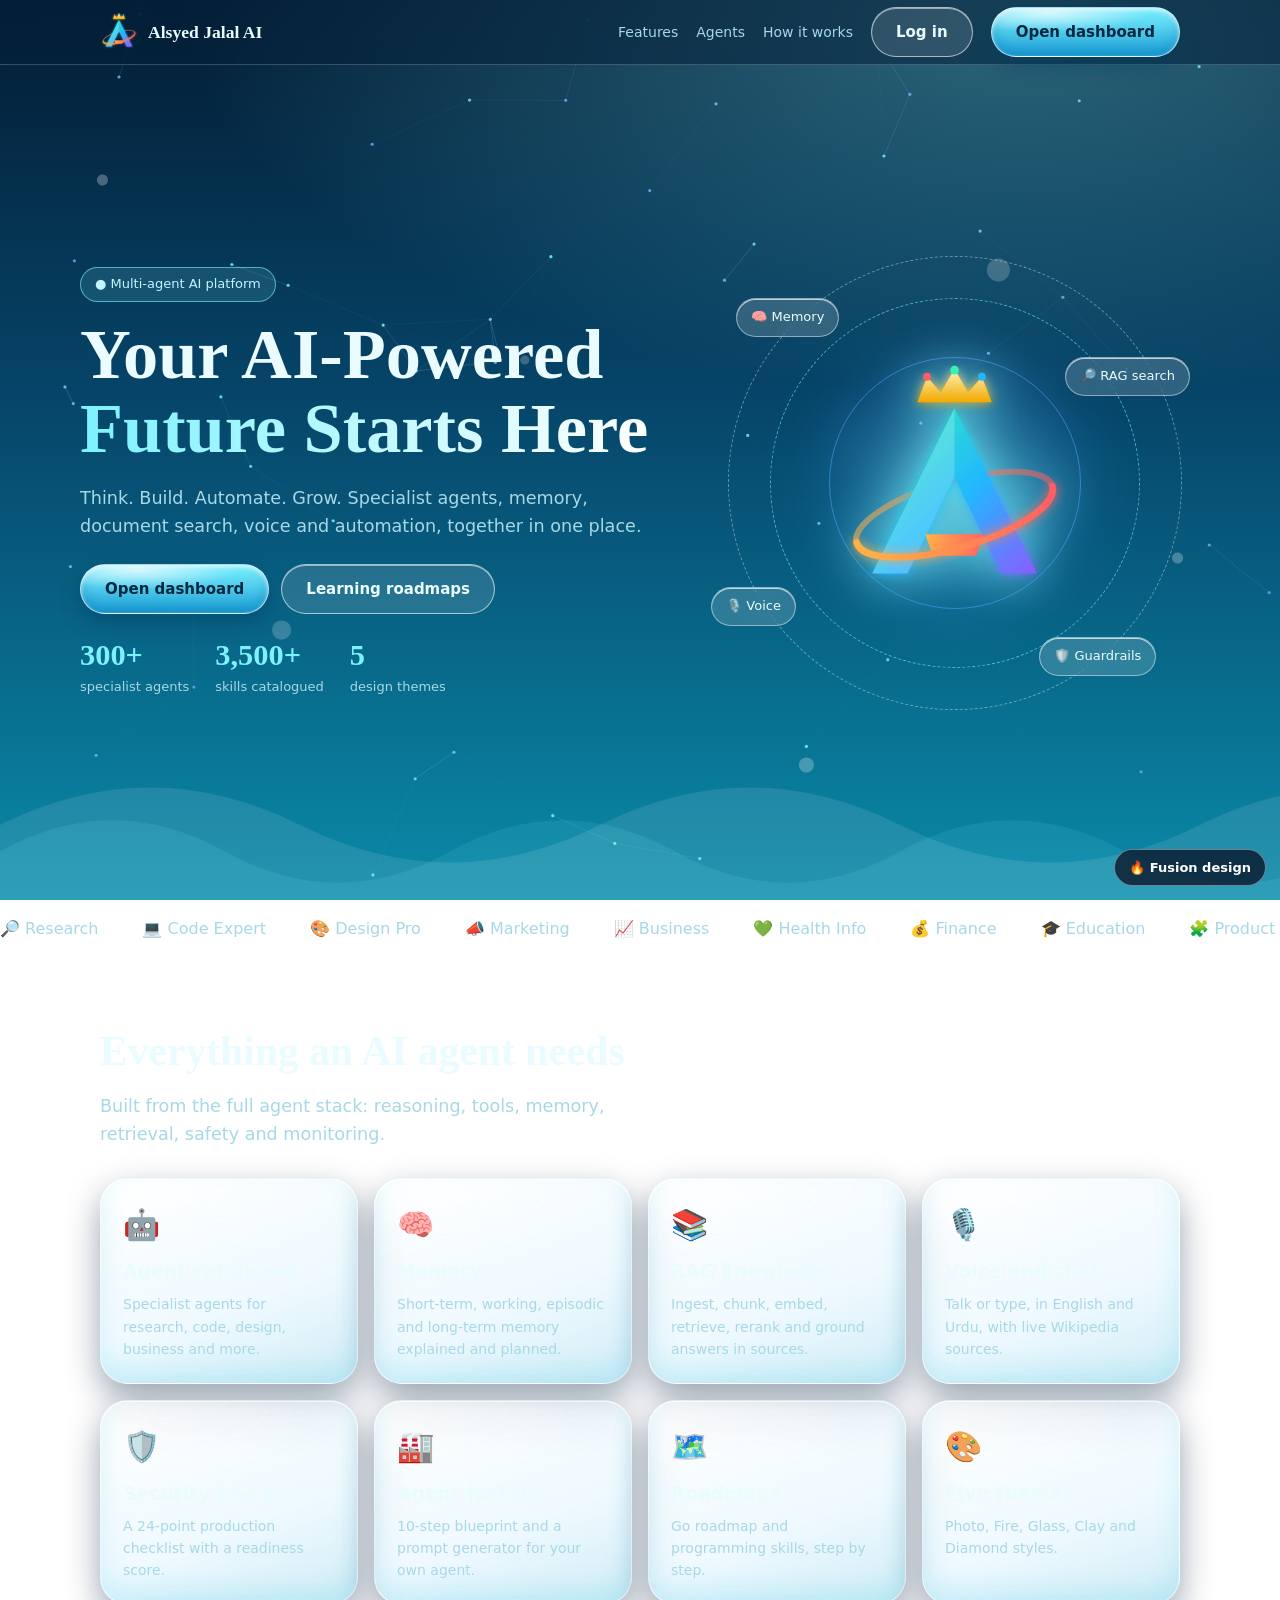
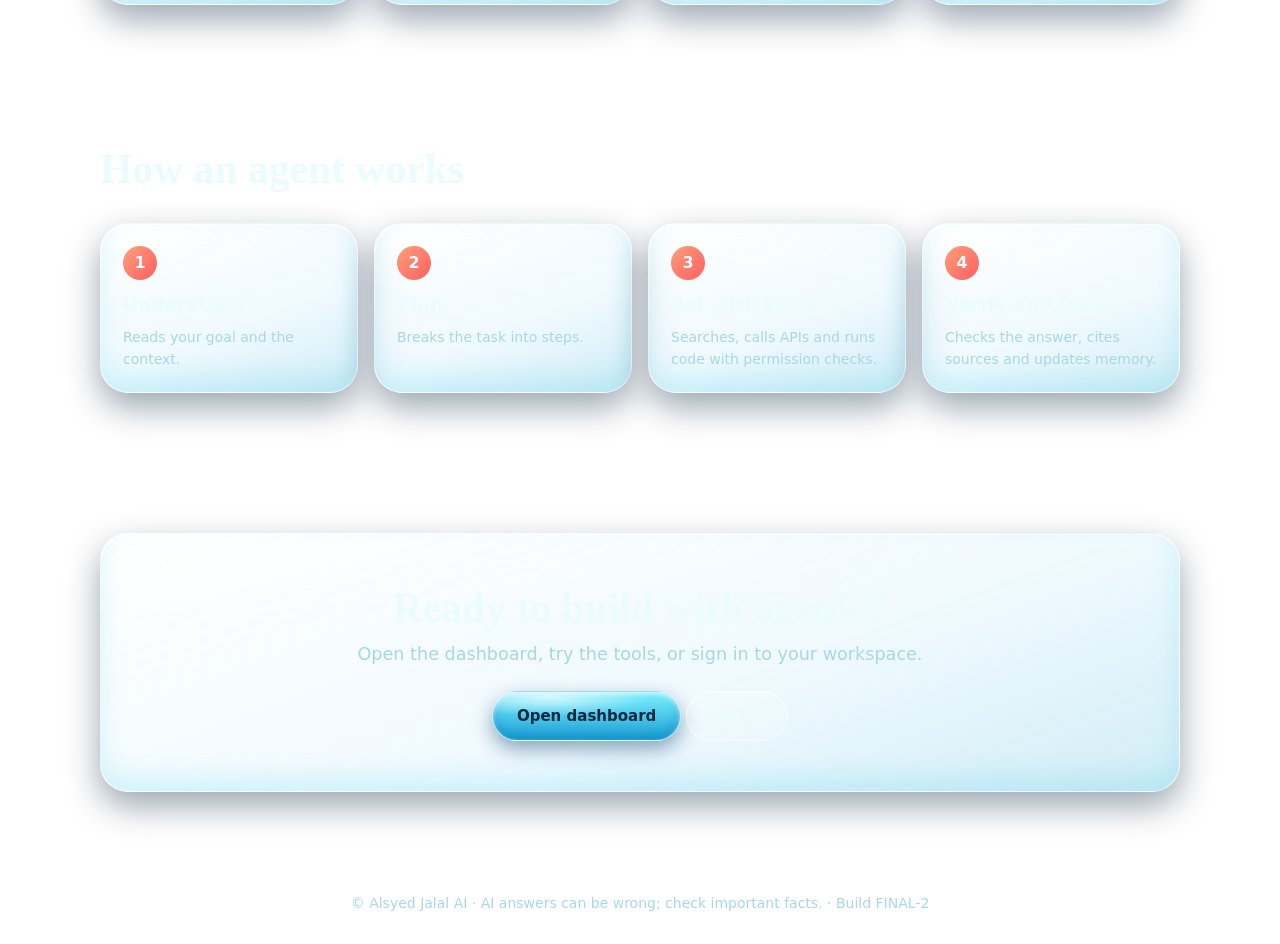
<file: index.html>
<!DOCTYPE html>
<html lang="en"><head><meta charset="utf-8"><meta name="viewport" content="width=device-width,initial-scale=1">
<title>Alsyed Jalal AI — Your AI-Powered Future Starts Here</title><link rel="icon" href="logo.svg">
<meta name="description" content="Specialist AI agents, memory, RAG, voice and automation in one platform.">
<style>
:root{--bg:#050d1a;--ink:#eaf6ff;--mut:#8fb0c4;--a:#34f5b0;--b:#22b8ff;--c:#8a5cff;--o:#ff8a3d}
*{box-sizing:border-box}html{scroll-behavior:smooth}
body{margin:0;background:radial-gradient(circle at 15% 10%,#0b2a3f,transparent 45%),radial-gradient(circle at 85% 30%,#251056,transparent 45%),var(--bg);color:var(--ink);font:16px/1.6 system-ui,-apple-system,"Segoe UI",Roboto,sans-serif;overflow-x:hidden}
#bg{position:fixed;inset:0;z-index:0;pointer-events:none}
.w{position:relative;z-index:1;max-width:1120px;margin:auto;padding:0 20px}
nav{position:sticky;top:0;z-index:5;backdrop-filter:blur(14px);background:rgba(5,13,26,.6);border-bottom:1px solid rgba(120,200,255,.12)}
nav .w{display:flex;align-items:center;gap:18px;height:64px}nav img{width:38px;height:38px}
.br{font:700 1.1rem Georgia,serif;margin-right:auto;display:flex;gap:10px;align-items:center;text-decoration:none;color:var(--ink)}
nav a.l{color:var(--mut);text-decoration:none;font-size:14px}nav a.l:hover{color:var(--a)}
.btn{display:inline-block;padding:12px 24px;border-radius:14px;font-weight:700;text-decoration:none;border:0;cursor:pointer;font-size:15px;transition:.25s}
.p{background:linear-gradient(135deg,var(--a),var(--b));color:#03221a;box-shadow:0 0 28px rgba(52,245,176,.35)}.p:hover{transform:translateY(-2px);box-shadow:0 0 42px rgba(52,245,176,.6)}
.s{background:rgba(255,255,255,.06);color:var(--ink);border:1px solid rgba(140,200,255,.35)}.s:hover{border-color:var(--a);color:var(--a)}
.hero{display:grid;grid-template-columns:1.1fr .9fr;gap:30px;align-items:center;min-height:calc(100vh - 64px);padding:40px 0}
.pill{display:inline-block;padding:6px 14px;border:1px solid rgba(52,245,176,.4);border-radius:30px;color:var(--a);font-size:13px;background:rgba(52,245,176,.08)}
h1{font:800 clamp(2.4rem,6vw,4.4rem)/1.05 Georgia,serif;margin:16px 0}
h1 span{background:linear-gradient(90deg,var(--a),var(--b),var(--c),var(--o),var(--a));background-size:300% 100%;-webkit-background-clip:text;background-clip:text;color:transparent;animation:sh 6s linear infinite}
@keyframes sh{to{background-position:300% 0}}
.lead{color:var(--mut);font-size:1.1rem;max-width:52ch}.cta{display:flex;gap:12px;flex-wrap:wrap;margin:24px 0}
.st{display:flex;gap:26px;flex-wrap:wrap}.st b{display:block;font:800 1.9rem Georgia,serif;color:var(--a)}.st span{color:var(--mut);font-size:13px}
.orb{position:relative;width:min(420px,86vw);aspect-ratio:1;margin:auto;display:grid;place-items:center}
.orb img{width:56%;z-index:2;animation:fl 5s ease-in-out infinite;filter:drop-shadow(0 0 30px rgba(52,245,176,.6))}
@keyframes fl{50%{transform:translateY(-14px)}}
.rg{position:absolute;border-radius:50%;border:1.5px dashed rgba(52,245,176,.45);animation:sp 24s linear infinite}
.r1{inset:6%}.r2{inset:-4%;border-color:rgba(34,184,255,.4);animation-duration:36s;animation-direction:reverse}.r3{inset:20%;border:1.5px solid rgba(138,92,255,.4);animation-duration:16s}
@keyframes sp{to{transform:rotate(360deg)}}
.orb::before{content:"";position:absolute;inset:14%;border-radius:50%;background:radial-gradient(circle,rgba(52,245,176,.35),rgba(34,184,255,.15) 50%,transparent 70%);filter:blur(24px);animation:pu 4s ease-in-out infinite}
@keyframes pu{50%{transform:scale(1.2)}}
.chip{position:absolute;z-index:3;padding:8px 14px;border-radius:30px;background:rgba(10,30,50,.75);border:1px solid rgba(120,200,255,.35);backdrop-filter:blur(8px);font-size:13px;animation:fl 4s ease-in-out infinite}
.c1{top:6%;left:-2%}.c2{top:20%;right:-6%;animation-delay:.8s}.c3{bottom:16%;left:-8%;animation-delay:1.6s}.c4{bottom:4%;right:2%;animation-delay:2.2s}
.mq{overflow:hidden;border-block:1px solid rgba(120,200,255,.15);padding:14px 0;background:rgba(10,30,50,.4)}
.mq div{display:flex;gap:44px;width:max-content;animation:mq 30s linear infinite;color:var(--mut)}.mq b{color:var(--ink)}
@keyframes mq{to{transform:translateX(-50%)}}
section{padding:70px 0}h2{font:800 clamp(1.8rem,4vw,2.6rem) Georgia,serif;margin:0 0 8px}
.g{display:grid;gap:16px;grid-template-columns:repeat(auto-fit,minmax(240px,1fr));margin-top:30px}
.cd{padding:22px;border-radius:20px;background:linear-gradient(145deg,rgba(255,255,255,.08),rgba(255,255,255,.02));border:1px solid rgba(140,200,255,.2);backdrop-filter:blur(10px);transition:.3s}
.cd:hover{transform:translateY(-6px);border-color:var(--a);box-shadow:0 12px 40px rgba(52,245,176,.18)}
.cd i{font-style:normal;font-size:30px;display:block;margin-bottom:8px}.cd h3{margin:0 0 6px}.cd p{margin:0;color:var(--mut);font-size:14px}
.stp{counter-reset:s}.stp .cd::before{counter-increment:s;content:counter(s);display:grid;place-items:center;width:34px;height:34px;border-radius:50%;background:linear-gradient(135deg,var(--o),#ff5e62);font-weight:800;margin-bottom:10px}
.band{text-align:center;padding:50px 20px;border-radius:28px;background:linear-gradient(135deg,rgba(52,245,176,.15),rgba(138,92,255,.2));border:1px solid rgba(140,200,255,.3)}
footer{padding:30px 0;color:var(--mut);text-align:center;font-size:14px}
.rv{opacity:0;transform:translateY(24px);transition:.7s}.rv.on{opacity:1;transform:none}
@media(max-width:800px){.hero{grid-template-columns:1fr;text-align:center;min-height:0}.lead{margin:auto}.cta,.st{justify-content:center}nav .l{display:none}}
@media(prefers-reduced-motion:reduce){*{animation:none!important;transition:none!important}.rv{opacity:1;transform:none}}
:focus-visible{outline:3px solid var(--o);outline-offset:3px}
</style><link rel="stylesheet" href="fusion.css"><link rel="stylesheet" href="water.css"></head><body class="water">
<canvas id="bg" aria-hidden="true"></canvas>
<nav><div class="w"><a class="br" href="./"><img src="logo.svg" alt="">Alsyed Jalal AI</a><a class="l" href="#features">Features</a><a class="l" href="#agents">Agents</a><a class="l" href="#how">How it works</a><a class="btn s" href="login.html">Log in</a><a class="btn p" href="app.html">Open dashboard</a></div></nav>
<header class="w hero"><div>
<span class="pill">● Multi-agent AI platform</span>
<h1>Your AI-Powered <span>Future Starts Here</span></h1>
<p class="lead">Think. Build. Automate. Grow. Specialist agents, memory, document search, voice and automation, together in one place.</p>
<div class="cta"><a class="btn p" href="app.html">Open dashboard</a><a class="btn s" href="roadmaps.html">Learning roadmaps</a></div>
<div class="st"><div><b data-n="300">0</b><span>specialist agents</span></div><div><b data-n="3500">0</b><span>skills catalogued</span></div><div><b data-n="5">0</b><span>design themes</span></div></div>
</div>
<div class="orb"><div class="rg r1"></div><div class="rg r2"></div><div class="rg r3"></div><img src="logo.svg" alt="Alsyed Jalal AI crowned A logo"><span class="chip c1">🧠 Memory</span><span class="chip c2">🔎 RAG search</span><span class="chip c3">🎙️ Voice</span><span class="chip c4">🛡️ Guardrails</span></div></header>
<div class="mq" id="agents" aria-label="Agents"><div><span><b>🔎</b> Research</span><span><b>💻</b> Code Expert</span><span><b>🎨</b> Design Pro</span><span><b>📣</b> Marketing</span><span><b>📈</b> Business</span><span><b>💚</b> Health Info</span><span><b>💰</b> Finance</span><span><b>🎓</b> Education</span><span><b>🧩</b> Product</span><span><b>⚡</b> Productivity</span><span><b>🔎</b> Research</span><span><b>💻</b> Code Expert</span><span><b>🎨</b> Design Pro</span><span><b>📣</b> Marketing</span><span><b>📈</b> Business</span><span><b>💚</b> Health Info</span><span><b>💰</b> Finance</span><span><b>🎓</b> Education</span><span><b>🧩</b> Product</span><span><b>⚡</b> Productivity</span></div></div>
<section id="features"><div class="w"><h2 class="rv">Everything an AI agent needs</h2><p class="lead rv">Built from the full agent stack: reasoning, tools, memory, retrieval, safety and monitoring.</p>
<div class="g">
<div class="cd rv"><i>🤖</i><h3>Agent catalogue</h3><p>Specialist agents for research, code, design, business and more.</p></div>
<div class="cd rv"><i>🧠</i><h3>Memory</h3><p>Short-term, working, episodic and long-term memory explained and planned.</p></div>
<div class="cd rv"><i>📚</i><h3>RAG knowledge</h3><p>Ingest, chunk, embed, retrieve, rerank and ground answers in sources.</p></div>
<div class="cd rv"><i>🎙️</i><h3>Voice and chat</h3><p>Talk or type, in English and Urdu, with live Wikipedia sources.</p></div>
<div class="cd rv"><i>🛡️</i><h3>Security and audit</h3><p>A 24-point production checklist with a readiness score.</p></div>
<div class="cd rv"><i>🏭</i><h3>Agent factory</h3><p>10-step blueprint and a prompt generator for your own agent.</p></div>
<div class="cd rv"><i>🗺️</i><h3>Roadmaps</h3><p>Go roadmap and programming skills, step by step.</p></div>
<div class="cd rv"><i>🎨</i><h3>Five themes</h3><p>Photo, Fire, Glass, Clay and Diamond styles.</p></div>
</div></div></section>
<section id="how"><div class="w"><h2 class="rv">How an agent works</h2><div class="g stp">
<div class="cd rv"><h3>Understand</h3><p>Reads your goal and the context.</p></div>
<div class="cd rv"><h3>Plan</h3><p>Breaks the task into steps.</p></div>
<div class="cd rv"><h3>Act with tools</h3><p>Searches, calls APIs and runs code with permission checks.</p></div>
<div class="cd rv"><h3>Verify and learn</h3><p>Checks the answer, cites sources and updates memory.</p></div>
</div></div></section>
<section><div class="w"><div class="band rv"><h2>Ready to build with agents?</h2><p class="lead" style="margin:8px auto 22px">Open the dashboard, try the tools, or sign in to your workspace.</p><a class="btn p" href="app.html">Open dashboard</a> <a class="btn s" href="login.html">Log in</a></div></div></section>
<footer><div class="w">© Alsyed Jalal AI · AI answers can be wrong; check important facts. · Build FINAL-2</div></footer>
<script>
(function(){var c=document.getElementById('bg'),x=c.getContext('2d'),W,H,P=[],rm=matchMedia('(prefers-reduced-motion:reduce)').matches;
function size(){W=c.width=innerWidth;H=c.height=innerHeight;P=[];var n=Math.min(70,Math.floor(W*H/22000));for(var i=0;i<n;i++)P.push({x:Math.random()*W,y:Math.random()*H,vx:(Math.random()-.5)*.4,vy:(Math.random()-.5)*.4})}
function f(){x.clearRect(0,0,W,H);P.forEach(function(p,i){if(!rm){p.x+=p.vx;p.y+=p.vy;if(p.x<0||p.x>W)p.vx*=-1;if(p.y<0||p.y>H)p.vy*=-1}x.fillStyle=document.body.classList.contains('water')?'hsla('+(175+(i*13%50))+',95%,72%,.85)':'hsla('+(i*47%360)+',95%,66%,.85)';x.beginPath();x.arc(p.x,p.y,1.6,0,6.3);x.fill();for(var j=i+1;j<P.length;j++){var q=P[j],d=Math.hypot(p.x-q.x,p.y-q.y);if(d<130){x.strokeStyle=(document.body.classList.contains('water')?'rgba(180,240,255,':'rgba(255,150,120,')+(.22*(1-d/130))+')';x.beginPath();x.moveTo(p.x,p.y);x.lineTo(q.x,q.y);x.stroke()}}});if(!rm)requestAnimationFrame(f)}
size();f();addEventListener('resize',function(){size();if(rm)f()})})();
(function(){var io=new IntersectionObserver(function(es){es.forEach(function(e){if(e.isIntersecting){e.target.classList.add('on');io.unobserve(e.target)}})},{threshold:.15});document.querySelectorAll('.rv').forEach(function(e){io.observe(e)});
var co=new IntersectionObserver(function(es){es.forEach(function(e){if(!e.isIntersecting)return;co.unobserve(e.target);var n=+e.target.dataset.n,t=0,s=Math.max(1,Math.ceil(n/60)),k=setInterval(function(){t=Math.min(n,t+s);e.target.textContent=t.toLocaleString()+(n>=100?'+':'');if(t>=n)clearInterval(k)},25)})});document.querySelectorAll('[data-n]').forEach(function(e){co.observe(e)})})();
</script><script src="theme.js"></script></body></html>
</file>
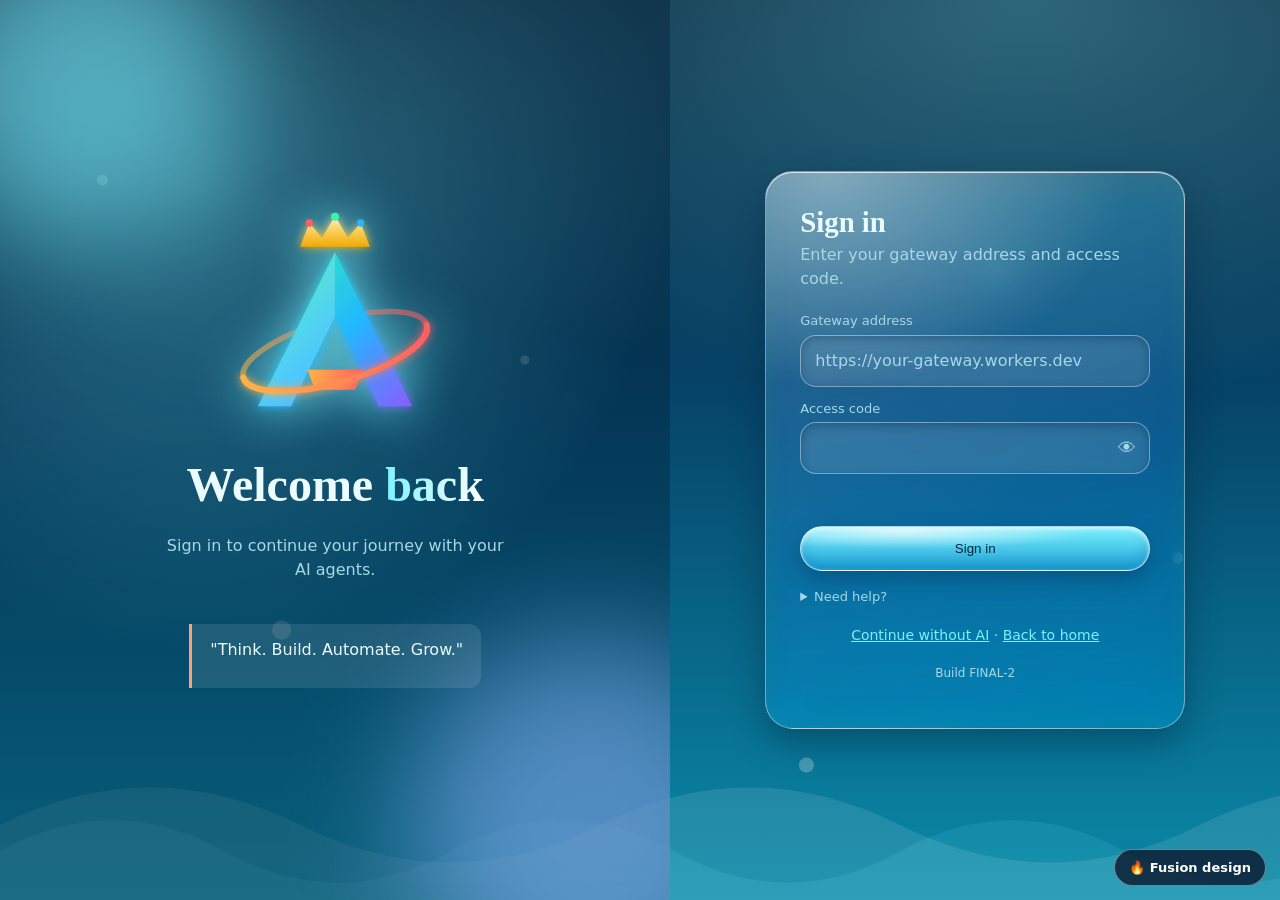
<file: login.html>
<!DOCTYPE html>
<html lang="en"><head><meta charset="utf-8"><meta name="viewport" content="width=device-width,initial-scale=1">
<title>Sign in — Alsyed Jalal AI</title><link rel="icon" href="logo.svg">
<style>
:root{--a:#34f5b0;--b:#22b8ff;--c:#8a5cff;--o:#ff8a3d;--mut:#8fb0c4}
*{box-sizing:border-box}body{margin:0;min-height:100vh;display:grid;grid-template-columns:1.1fr 1fr;background:#050d1a;color:#eaf6ff;font:16px/1.5 system-ui,-apple-system,"Segoe UI",Roboto,sans-serif}
.L{position:relative;overflow:hidden;display:flex;flex-direction:column;justify-content:center;align-items:center;padding:40px;text-align:center;background:radial-gradient(circle at 30% 20%,#0f3d57,transparent 55%),radial-gradient(circle at 80% 80%,#3a1a7a,transparent 55%),#061427}
.L::before,.L::after{content:"";position:absolute;border-radius:50%;filter:blur(60px);opacity:.55;animation:dr 12s ease-in-out infinite alternate}
.L::before{width:320px;height:320px;background:var(--a);top:-80px;left:-80px}.L::after{width:360px;height:360px;background:var(--c);bottom:-100px;right:-100px;animation-delay:-6s}
@keyframes dr{to{transform:translate(60px,40px) scale(1.15)}}
.L>*{position:relative;z-index:1}.L img{width:min(220px,50vw);animation:fl 5s ease-in-out infinite;filter:drop-shadow(0 0 30px rgba(52,245,176,.6))}
@keyframes fl{50%{transform:translateY(-12px)}}
.L h1{font:800 clamp(2rem,4vw,3rem) Georgia,serif;margin:18px 0 6px}.L h1 span{background:linear-gradient(90deg,var(--a),var(--b),var(--c));-webkit-background-clip:text;background-clip:text;color:transparent}
.L p{color:var(--mut);max-width:34ch}.q{margin-top:26px;padding:14px 18px;border-left:3px solid var(--o);background:rgba(255,255,255,.05);border-radius:0 12px 12px 0;text-align:left;min-height:64px;transition:opacity .5s}
.R{display:flex;align-items:center;justify-content:center;padding:30px;background:radial-gradient(circle at 70% 10%,#0c2a42,#050d1a 60%)}
.cd{width:min(420px,100%);padding:34px;border-radius:26px;background:linear-gradient(145deg,rgba(255,255,255,.1),rgba(255,255,255,.03));border:1px solid rgba(140,200,255,.3);backdrop-filter:blur(16px);box-shadow:0 20px 60px rgba(0,0,0,.45),0 0 40px rgba(52,245,176,.1)}
h2{margin:0 0 4px;font:800 1.8rem Georgia,serif}.sub{color:var(--mut);margin:0 0 20px}
label{display:block;font-size:13px;color:var(--mut);margin:12px 0 4px}
.f{position:relative}input{width:100%;padding:13px 14px;border-radius:12px;border:1px solid rgba(140,200,255,.3);background:rgba(5,13,26,.7);color:#eaf6ff;font:inherit}
input:focus{outline:none;border-color:var(--a);box-shadow:0 0 0 3px rgba(52,245,176,.2)}
.eye{position:absolute;right:8px;top:50%;transform:translateY(-50%);background:none;border:0;color:var(--mut);cursor:pointer;font-size:18px;padding:6px}
.go{width:100%;margin-top:20px;padding:14px;border:0;border-radius:14px;font:700 16px inherit;color:#03221a;cursor:pointer;background:linear-gradient(135deg,var(--a),var(--b));box-shadow:0 0 28px rgba(52,245,176,.35);transition:.25s}.go:hover{transform:translateY(-2px)}.go[disabled]{opacity:.6;cursor:wait}
.err{color:#ff7b7b;min-height:22px;margin:10px 0 0;font-size:14px}.ok{color:var(--a)}
a{color:var(--a)}details{margin-top:16px;color:var(--mut);font-size:13px}summary{cursor:pointer}
.alt{text-align:center;margin-top:18px;font-size:14px;color:var(--mut)}
:focus-visible{outline:3px solid var(--o);outline-offset:2px}
@media(max-width:820px){body{grid-template-columns:1fr}.L{padding:28px 20px}.L img{width:120px}.q{display:none}}
@media(prefers-reduced-motion:reduce){*{animation:none!important;transition:none!important}}
</style><link rel="stylesheet" href="fusion.css"><link rel="stylesheet" href="water.css"></head><body class="water">
<section class="L"><a href="./"><img src="logo.svg" alt="Alsyed Jalal AI"></a><h1>Welcome <span>back</span></h1><p>Sign in to continue your journey with your AI agents.</p><div class="q" id="q" aria-live="polite"></div></section>
<main class="R"><form class="cd" id="f"><h2>Sign in</h2><p class="sub">Enter your gateway address and access code.</p>
<label for="s">Gateway address</label><input id="s" placeholder="https://your-gateway.workers.dev" autocomplete="url" required>
<label for="p">Access code</label><div class="f"><input id="p" type="password" autocomplete="current-password" required><button type="button" class="eye" id="e" aria-label="Show code">&#128065;</button></div>
<p class="err" id="m" role="alert"></p><button class="go" id="g" type="submit">Sign in</button>
<details><summary>Need help?</summary><p>The gateway keeps your AI key safe. The access code stops strangers from spending your AI credits. Both are stored on this device only. See SETUP-LIVE.md.</p></details>
<p class="alt"><a href="app.html">Continue without AI</a> &middot; <a href="./">Back to home</a></p><p class="alt" style="font-size:12px">Build FINAL-2</p></form></main>
<script>
var $=function(i){return document.getElementById(i)},K='aj-w';
try{var w=JSON.parse(localStorage.getItem(K)||'{}');$('s').value=w.u||'';$('p').value=w.c||''}catch(e){}
$('e').onclick=function(){var p=$('p');p.type=p.type=='password'?'text':'password'};
var Q=['"Think. Build. Automate. Grow."','"Agents plan, tools act, sources keep answers honest."','"Check important facts. AI can be wrong."'],qi=0;function nq(){$('q').textContent=Q[qi++%Q.length]}nq();setInterval(function(){$('q').style.opacity=0;setTimeout(function(){nq();$('q').style.opacity=1},500)},4500);
$('f').onsubmit=async function(ev){ev.preventDefault();var m=$('m'),g=$('g'),base=$('s').value.trim().replace(/\/$/,''),code=$('p').value;m.className='err';m.textContent='';
if(!/^https:\/\//.test(base)){m.textContent='Gateway address must start with https://';return}
g.disabled=true;g.textContent='Checking...';
try{var r=await fetch(base+'/auth',{headers:{'X-Access-Code':code}});
if(r.ok){localStorage.setItem(K,JSON.stringify({u:base,c:code}));m.className='err ok';m.textContent='Connected. Opening your dashboard...';location.href='app.html'}else{m.textContent=r.status==401?'Wrong access code.':'Gateway error ('+r.status+')'}}
catch(e){m.textContent='Cannot reach the gateway. Check the address.'}
g.disabled=false;g.textContent='Sign in'};
</script><script src="theme.js"></script></body></html>
</file>
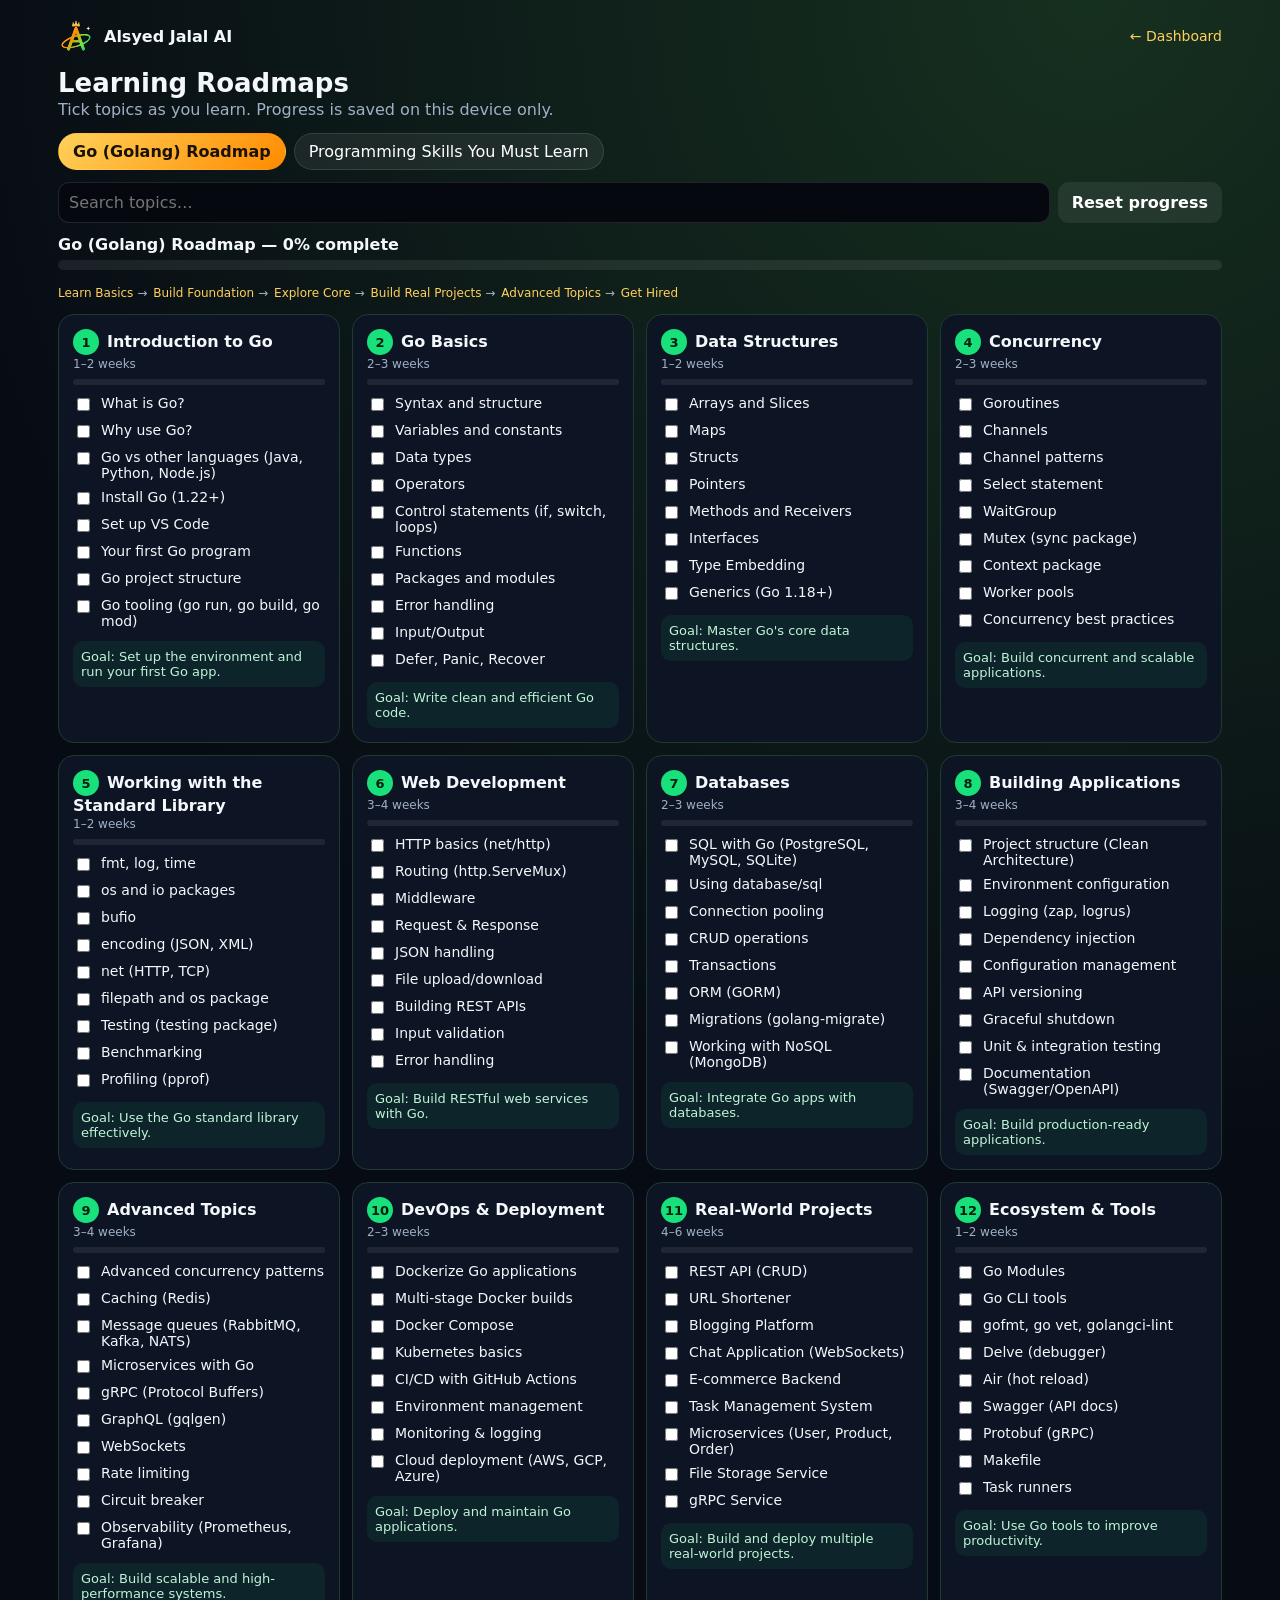
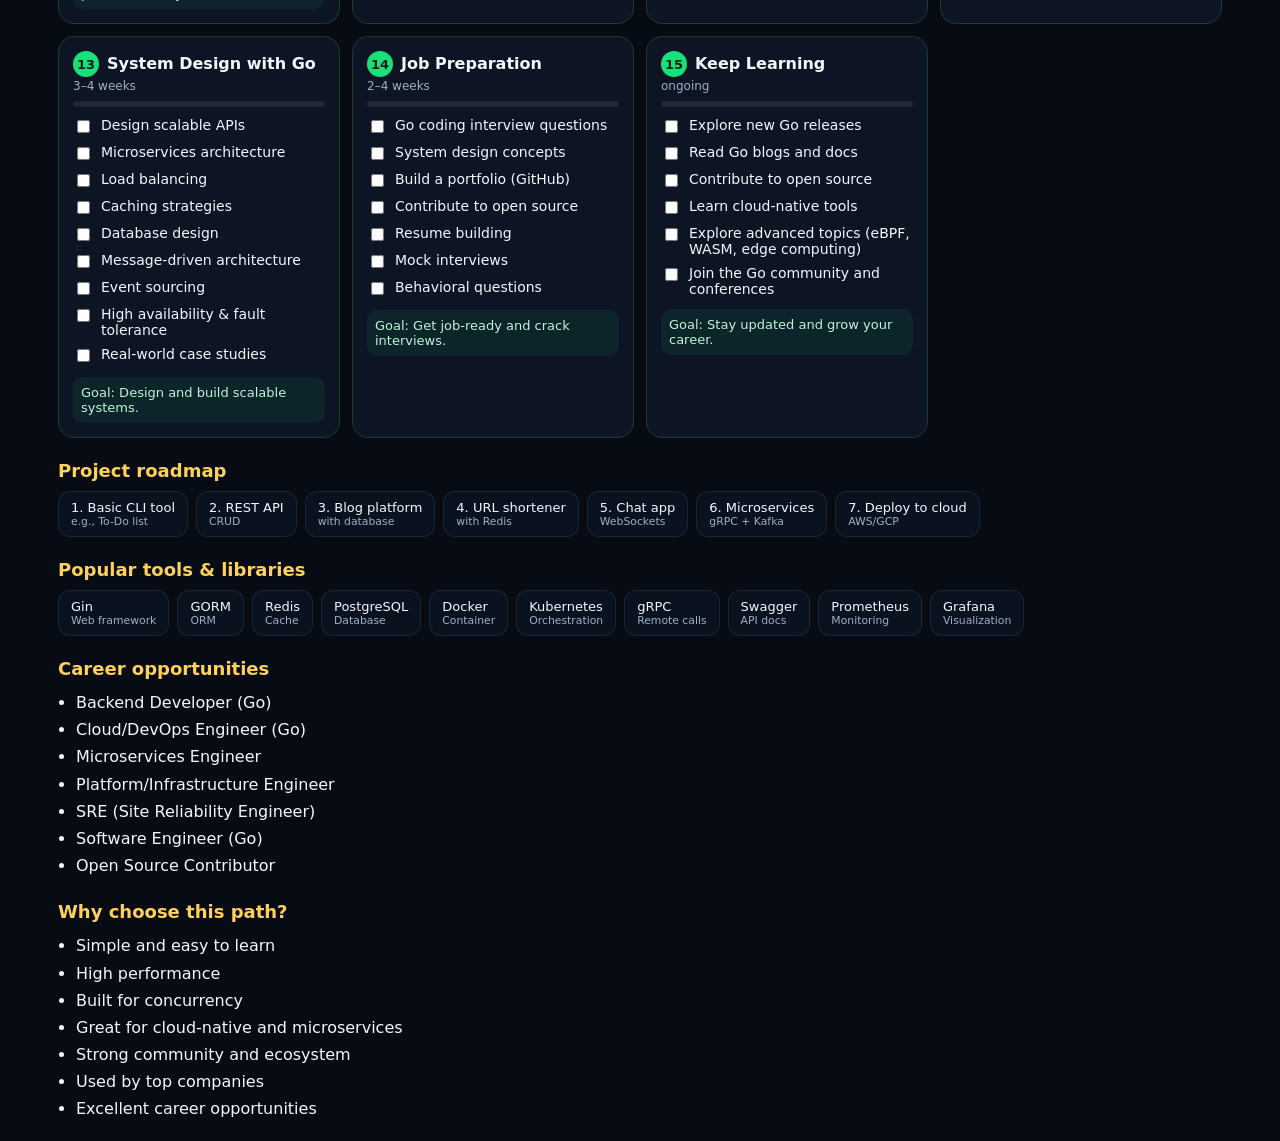
<file: roadmaps.html>
<!doctype html>
<html lang="en"><head><meta charset="utf-8"><meta name="viewport" content="width=device-width,initial-scale=1">
<meta name="theme-color" content="#070b14"><title>Learning Roadmaps — Alsyed Jalal AI</title>
<link rel="icon" href="app-mark.svg"><link rel="stylesheet" href="v101-palette.css">
<style>
:root{--bg:#070b14;--card:#0d1424;--line:#1f3a2f;--o:#ff8b00;--g:#ffd15a;--e:#18e07a;--t:#f4f7fb;--m:#9fb0c6}
*{box-sizing:border-box}body{margin:0;background:radial-gradient(circle at 85% 0,#16301f 0,transparent 40%),var(--bg);color:var(--t);font-family:Inter,system-ui,sans-serif;padding:18px;max-width:1200px;margin-inline:auto}
header{display:flex;gap:12px;align-items:center;justify-content:space-between;flex-wrap:wrap;margin-bottom:14px}
.brand{display:flex;gap:10px;align-items:center;font-weight:900}.brand img{width:36px}
a.back{color:var(--g);text-decoration:none;font-size:14px}
h1{margin:6px 0 2px;font-size:26px}.sub{color:var(--m);margin:0 0 14px}
.tabs,.bar{display:flex;gap:8px;flex-wrap:wrap;margin-bottom:12px}
button,input{font:inherit}
.tab{background:#ffffff12;color:#fff;border:1px solid #ffffff1c;border-radius:99px;padding:8px 14px;cursor:pointer}
.tab.on{background:linear-gradient(135deg,var(--g),var(--o));color:#1a1204;font-weight:800;border-color:transparent}
.bar input{flex:1;min-width:160px;background:#05090f;border:1px solid #ffffff1c;border-radius:11px;padding:10px;color:#fff}
.btn{border:0;border-radius:11px;padding:10px 14px;font-weight:800;cursor:pointer;background:#ffffff12;color:#fff}
.meter{height:10px;background:#ffffff14;border-radius:99px;overflow:hidden;margin:6px 0 16px}.meter i{display:block;height:100%;width:0;background:linear-gradient(90deg,var(--e),var(--g));transition:width .3s}
.path{display:flex;gap:6px;flex-wrap:wrap;margin-bottom:14px;font-size:12px;color:var(--g)}.path span:not(:last-child)::after{content:" →";color:var(--m)}
.grid{display:grid;grid-template-columns:repeat(auto-fill,minmax(270px,1fr));gap:12px}
.card{background:var(--card);border:1px solid var(--line);border-radius:16px;padding:14px}
.card h3{margin:0 0 2px;font-size:16px}.card .d{color:var(--m);font-size:12px;margin-bottom:8px}
.n{display:inline-grid;place-items:center;width:26px;height:26px;border-radius:50%;background:var(--e);color:#04210f;font-weight:900;margin-right:8px;font-size:13px}
label.t{display:flex;gap:8px;align-items:flex-start;padding:4px 0;font-size:14px;cursor:pointer}
label.t input{margin-top:3px;accent-color:#18e07a}label.t.done span{color:var(--m);text-decoration:line-through}
.goal{margin-top:8px;padding:8px;border-radius:10px;background:#18e07a14;color:#bff5d6;font-size:13px}
.sp{height:6px;background:#ffffff14;border-radius:99px;overflow:hidden;margin:6px 0}.sp i{display:block;height:100%;background:var(--e);width:0}
h2{margin:22px 0 10px;font-size:18px;color:var(--g)}
.chips{display:flex;gap:8px;flex-wrap:wrap}.chip{background:#0a1220;border:1px solid #ffffff14;border-radius:12px;padding:8px 12px;font-size:13px}.chip small{display:block;color:var(--m)}
ul.l{margin:0;padding-left:18px;line-height:1.7}
.hidden{display:none!important}.err{color:#ff8a80}
</style></head><body>
<header><div class="brand"><img src="app-mark.svg" alt=""><span>Alsyed Jalal AI</span></div><a class="back" href="dashboard.html">← Dashboard</a></header>
<h1>Learning Roadmaps</h1><p class="sub">Tick topics as you learn. Progress is saved on this device only.</p>
<div class="tabs" id="tabs"></div>
<div class="bar"><input id="q" type="search" placeholder="Search topics…" aria-label="Search topics"><button class="btn" id="reset">Reset progress</button></div>
<div id="overall"></div>
<div class="path" id="path"></div>
<div class="grid" id="stages"></div>
<div id="extra"></div>
<p id="msg" class="err" hidden></p>
<script>
(()=>{
const $=s=>document.querySelector(s);
const KEY='aj-roadmap-progress-v124';
let data=null,cur=0,prog={};
try{prog=JSON.parse(localStorage.getItem(KEY)||'{}')}catch(e){prog={}}
const save=()=>{try{localStorage.setItem(KEY,JSON.stringify(prog))}catch(e){}};
const el=(tag,cls,text)=>{const e=document.createElement(tag);if(cls)e.className=cls;if(text!=null)e.textContent=text;return e};
const id=(r,s,i)=>r.id+':'+s.n+':'+i;
function pct(r,stage){const list=stage?[stage]:r.stages;let t=0,d=0;list.forEach(s=>s.topics.forEach((_,i)=>{t++;if(prog[id(r,s,i)])d++}));return t?Math.round(d*100/t):0}
function render(){
  const r=data.roadmaps[cur],q=$('#q').value.trim().toLowerCase();
  document.querySelectorAll('.tab').forEach((b,i)=>b.classList.toggle('on',i===cur));
  const o=$('#overall');o.replaceChildren(el('b',null,r.title+' — '+pct(r)+'% complete'),(()=>{const m=el('div','meter');const i=el('i');i.style.width=pct(r)+'%';m.appendChild(i);return m})());
  const p=$('#path');p.replaceChildren(...r.path.map(x=>el('span',null,x)));
  const g=$('#stages');g.replaceChildren();
  r.stages.forEach(s=>{
    const topics=s.topics.map((t,i)=>({t,i})).filter(x=>!q||x.t.toLowerCase().includes(q)||s.title.toLowerCase().includes(q));
    if(!topics.length)return;
    const c=el('div','card');const h=el('h3');h.append(el('span','n',String(s.n)),s.title);c.appendChild(h);
    c.appendChild(el('div','d',[s.duration,s.group].filter(Boolean).join(' · ')));
    const sp=el('div','sp'),si=el('i');si.style.width=pct(r,s)+'%';sp.appendChild(si);c.appendChild(sp);
    topics.forEach(({t,i})=>{const l=el('label','t'+(prog[id(r,s,i)]?' done':''));const cb=el('input');cb.type='checkbox';cb.checked=!!prog[id(r,s,i)];
      cb.onchange=()=>{if(cb.checked)prog[id(r,s,i)]=1;else delete prog[id(r,s,i)];save();render()};
      l.append(cb,el('span',null,t));c.appendChild(l)});
    if(s.goal)c.appendChild(el('div','goal','Goal: '+s.goal));
    g.appendChild(c)});
  const x=$('#extra');x.replaceChildren();
  const chips=(title,arr,f)=>{if(!arr||!arr.length)return;x.appendChild(el('h2',null,title));const w=el('div','chips');arr.forEach(a=>w.appendChild(f(a)));x.appendChild(w)};
  chips('Project roadmap',r.projects,a=>{const c=el('div','chip',a.n+'. '+a.title);c.appendChild(el('small',null,a.note));return c});
  chips('Popular tools & libraries',r.tools,a=>{const c=el('div','chip',a.name);c.appendChild(el('small',null,a.role));return c});
  if(r.careers&&r.careers.length){x.appendChild(el('h2',null,'Career opportunities'));const u=el('ul','l');r.careers.forEach(a=>u.appendChild(el('li',null,a)));x.appendChild(u)}
  if(r.why&&r.why.length){x.appendChild(el('h2',null,'Why choose this path?'));const u=el('ul','l');r.why.forEach(a=>u.appendChild(el('li',null,a)));x.appendChild(u)}
}
$('#q').oninput=render;
$('#reset').onclick=()=>{if(confirm('Reset all roadmap progress on this device?')){prog={};save();render()}};
fetch('roadmaps.json').then(r=>{if(!r.ok)throw new Error('HTTP '+r.status);return r.json()}).then(d=>{
  data=d;const t=$('#tabs');d.roadmaps.forEach((r,i)=>{const b=el('button','tab',r.title);b.onclick=()=>{cur=i;render()};t.appendChild(b)});render();
}).catch(e=>{const m=$('#msg');m.hidden=false;m.textContent='Could not load roadmaps: '+e.message});
})();
</script></body></html>
</file>
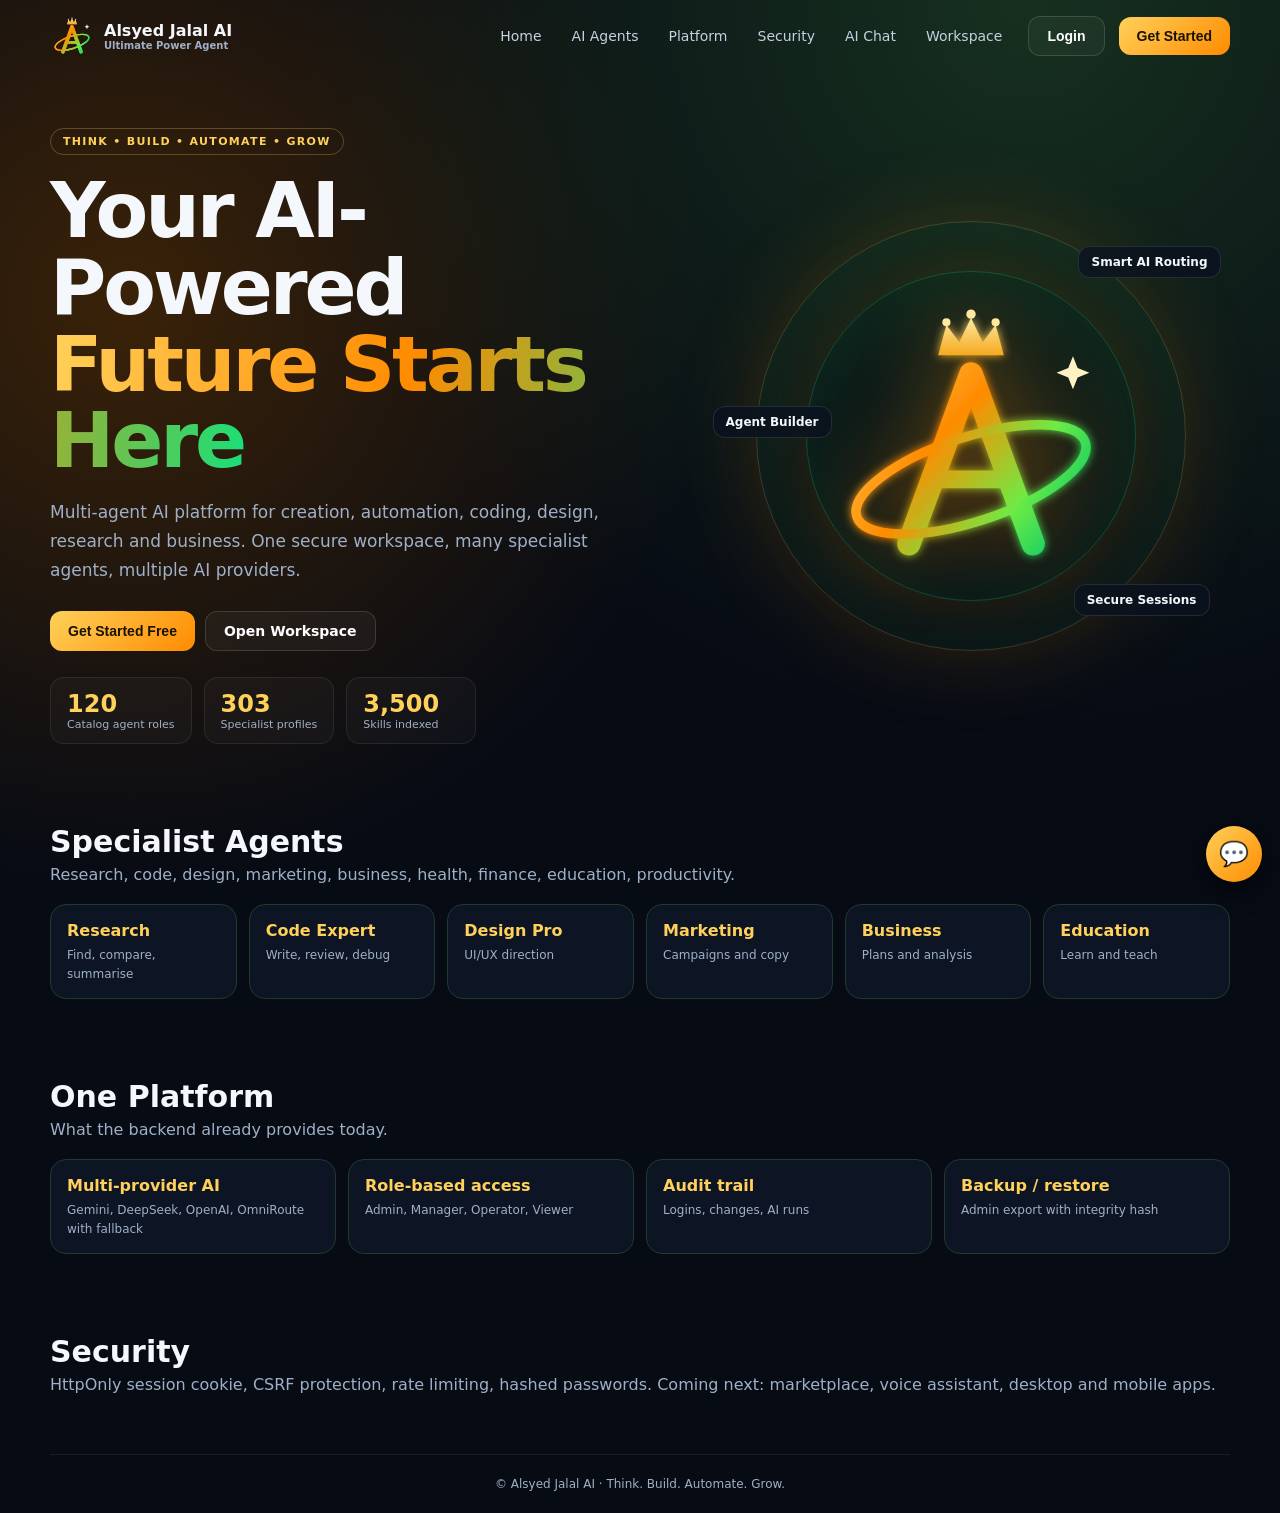
<file: v125-home.html>
<!doctype html>
<html lang="en"><head>
<meta charset="utf-8"><meta name="viewport" content="width=device-width,initial-scale=1">
<meta name="theme-color" content="#070b14"><title>Alsyed Jalal AI — Ultimate Power Agent</title>
<meta name="description" content="Alsyed Jalal AI: multi-agent AI platform. Think, build, automate, grow.">
<link rel="icon" href="app-mark.svg"><link rel="manifest" href="manifest.webmanifest">
<link rel="stylesheet" href="v101-palette.css">
<style>
:root{--bg:#070b14;--card:#0d1424;--line:#1f3a2f;--o:#ff8b00;--g:#ffd15a;--e:#18e07a;--t:#f4f7fb;--m:#9fb0c6}
*{box-sizing:border-box}body{margin:0;background:radial-gradient(circle at 80% 0,#16301f 0,transparent 40%),radial-gradient(circle at 10% 20%,#3a2208 0,transparent 35%),var(--bg);color:var(--t);font-family:Inter,system-ui,sans-serif;overflow-x:hidden}
a{color:inherit;text-decoration:none}.wrap{width:min(1180px,calc(100% - 32px));margin:auto}
.nav{display:flex;align-items:center;gap:14px;height:72px}.brand{display:flex;gap:10px;align-items:center;font-weight:900}.brand img{width:44px}.brand small{display:block;color:var(--m);font-size:10px;font-weight:600}
.nav nav{margin-left:auto;display:flex;gap:6px}.nav nav a{padding:8px 12px;border-radius:10px;color:#c5d0e0;font-size:14px}.nav nav a:hover{background:#ffffff10}
.btn{border:1px solid #ffffff22;background:#ffffff0a;color:#fff;padding:11px 18px;border-radius:12px;font-weight:800;cursor:pointer;font-size:14px}
.btn.p{border:0;color:#1a1204;background:linear-gradient(135deg,var(--g),var(--o))}.btn.g{border:0;color:#04170d;background:linear-gradient(135deg,#7bf0a8,var(--e))}
.hero{display:grid;grid-template-columns:1.1fr .9fr;gap:30px;align-items:center;padding:56px 0 40px;min-height:600px}
.tag{display:inline-block;border:1px solid #ffd15a44;color:var(--g);padding:6px 12px;border-radius:99px;font-size:11px;font-weight:900;letter-spacing:.12em}
h1{font-size:clamp(40px,6vw,78px);line-height:1;margin:18px 0;letter-spacing:-.04em}h1 span{background:linear-gradient(100deg,var(--g),var(--o) 50%,var(--e));-webkit-background-clip:text;background-clip:text;color:transparent}
.lead{color:var(--m);font-size:17px;line-height:1.7;max-width:600px}.acts{display:flex;gap:10px;flex-wrap:wrap;margin:26px 0}
.stats{display:flex;gap:12px;flex-wrap:wrap}.stat{border:1px solid #ffffff14;background:#ffffff07;border-radius:14px;padding:12px 16px;min-width:130px}.stat b{font-size:24px;color:var(--g)}.stat span{display:block;color:var(--m);font-size:11px}
.scene{position:relative;display:grid;place-items:center;min-height:460px}.scene .ring{position:absolute;border:1px solid #ffd15a33;border-radius:50%;width:430px;height:430px;box-shadow:0 0 90px #ff8b0025,inset 0 0 80px #18e07a15}.scene .r2{width:330px;height:330px;border-color:#18e07a44}
.scene img{width:300px;position:relative;filter:drop-shadow(0 0 40px #ff8b0066);animation:fl 5s ease-in-out infinite}@keyframes fl{50%{transform:translateY(-12px)}}
.chip{position:absolute;border:1px solid #ffffff1c;background:#0b1220cc;backdrop-filter:blur(10px);border-radius:12px;padding:8px 12px;font-size:12px;font-weight:700}
.sec{padding:40px 0}.sec h2{font-size:30px;margin:0 0 6px}.sec>p{color:var(--m);margin:0 0 20px}
.grid{display:grid;grid-template-columns:repeat(auto-fit,minmax(150px,1fr));gap:12px}.tile{background:var(--card);border:1px solid var(--line);border-radius:16px;padding:16px}.tile b{display:block;color:var(--g);margin-bottom:4px}.tile span{font-size:12px;color:var(--m)}
footer{border-top:1px solid #ffffff12;padding:22px 0;color:var(--m);font-size:12px;text-align:center}
.modal{display:none;position:fixed;inset:0;background:#000b;backdrop-filter:blur(10px);place-items:center;padding:16px;z-index:50}.modal.show{display:grid}
.lc{width:min(880px,100%);display:grid;grid-template-columns:1fr 1fr;border:1px solid #ffd15a33;border-radius:22px;overflow:hidden;background:#0a1019}
.la{padding:34px;background:linear-gradient(145deg,#1b2a14,#0a1019)}.la img{width:84px}.la h2{font-size:32px;margin:14px 0 8px}.la p{color:var(--m);line-height:1.6}
.lf{padding:34px}.lf h3{margin:0 0 4px;font-size:22px}label{display:block;font-size:11px;font-weight:800;color:#b6c4d8;margin:14px 0 6px}
input{width:100%;background:#05090f;border:1px solid #ffffff1c;border-radius:11px;padding:12px;color:#fff;font:inherit}input:focus{outline:2px solid #ffd15a66}
#err{color:#ff8a80;font-size:13px;min-height:18px;margin-top:10px}.x{float:right;background:#ffffff10;border:0;color:#fff;width:34px;height:34px;border-radius:10px;cursor:pointer}
details{margin-top:12px;font-size:12px;color:var(--m)}
@media(max-width:820px){.hero,.lc{grid-template-columns:1fr}.nav nav{display:none}.nav .btn.g{margin-left:auto}.scene{min-height:320px}.scene img{width:210px}.scene .ring{width:300px;height:300px}.scene .r2{width:230px;height:230px}}
</style></head><body>
<div class="wrap">
<header class="nav"><a class="brand" href="./"><img src="alsyed-jalal-logo.svg" alt=""><span>Alsyed Jalal AI<small>Ultimate Power Agent</small></span></a>
<nav><a href="#home">Home</a><a href="#agents">AI Agents</a><a href="#platform">Platform</a><a href="#security">Security</a><a href="chat.html">AI Chat</a><a href="workspace.html">Workspace</a></nav>
<button class="btn" id="open">Login</button><button class="btn p" id="start">Get Started</button></header>
<section class="hero" id="home"><div>
<span class="tag">THINK • BUILD • AUTOMATE • GROW</span>
<h1>Your AI-Powered <span>Future Starts Here</span></h1>
<p class="lead">Multi-agent AI platform for creation, automation, coding, design, research and business. One secure workspace, many specialist agents, multiple AI providers.</p>
<div class="acts"><button class="btn p" id="start2">Get Started Free</button><a class="btn" href="workspace.html">Open Workspace</a></div>
<div class="stats"><div class="stat"><b>120</b><span>Catalog agent roles</span></div><div class="stat"><b>303</b><span>Specialist profiles</span></div><div class="stat"><b>3,500</b><span>Skills indexed</span></div></div></div>
<div class="scene"><div class="ring"></div><div class="ring r2"></div><img src="alsyed-jalal-logo.svg" alt="Alsyed Jalal AI logo">
<span class="chip" style="top:40px;right:10px">Smart AI Routing</span><span class="chip" style="top:200px;left:0">Agent Builder</span><span class="chip" style="bottom:50px;right:20px">Secure Sessions</span></div></section>
<section class="sec" id="agents"><h2>Specialist Agents</h2><p>Research, code, design, marketing, business, health, finance, education, productivity.</p>
<div class="grid"><div class="tile"><b>Research</b><span>Find, compare, summarise</span></div><div class="tile"><b>Code Expert</b><span>Write, review, debug</span></div><div class="tile"><b>Design Pro</b><span>UI/UX direction</span></div><div class="tile"><b>Marketing</b><span>Campaigns and copy</span></div><div class="tile"><b>Business</b><span>Plans and analysis</span></div><div class="tile"><b>Education</b><span>Learn and teach</span></div></div></section>
<section class="sec" id="platform"><h2>One Platform</h2><p>What the backend already provides today.</p>
<div class="grid"><div class="tile"><b>Multi-provider AI</b><span>Gemini, DeepSeek, OpenAI, OmniRoute with fallback</span></div><div class="tile"><b>Role-based access</b><span>Admin, Manager, Operator, Viewer</span></div><div class="tile"><b>Audit trail</b><span>Logins, changes, AI runs</span></div><div class="tile"><b>Backup / restore</b><span>Admin export with integrity hash</span></div></div></section>
<section class="sec" id="security"><h2>Security</h2><p>HttpOnly session cookie, CSRF protection, rate limiting, hashed passwords. Coming next: marketplace, voice assistant, desktop and mobile apps.</p></section>
<footer>© Alsyed Jalal AI · Think. Build. Automate. Grow.</footer></div>

<div class="modal" id="login"><div class="lc"><div class="la"><img src="alsyed-jalal-logo.svg" alt=""><h2>Welcome Back</h2><p>Sign in to continue to your AI workspace.</p></div>
<form class="lf" id="f" autocomplete="on"><button type="button" class="x" id="close" aria-label="Close">×</button><h3>Sign in</h3>
<label for="u">Username</label><input id="u" required autocomplete="username"><label for="p">Password</label><input id="p" type="password" required autocomplete="current-password">
<details><summary>Server address (only if API is elsewhere)</summary><input id="api" placeholder="https://api.example.com" style="margin-top:8px"></details>
<div id="err" role="alert"></div><button class="btn g" style="width:100%;margin-top:8px" id="go">Sign in</button></form><a href="dashboard.html?demo=1" style="display:block;text-align:center;margin-top:10px;color:#ffd15a;font-size:14px">Try the demo (no login)</a><a href="roadmaps.html" style="display:block;text-align:center;margin-top:6px;color:#9fb0c6;font-size:13px">Learning roadmaps</a></div></div>
<script src="ai-widget.js" defer></script>
<script>
const $=s=>document.getElementById(s),m=$('login');
const show=()=>{m.classList.add('show');$('u').focus()};
['open','start','start2'].forEach(i=>$(i).onclick=show);$('close').onclick=()=>m.classList.remove('show');
document.addEventListener('keydown',e=>e.key==='Escape'&&m.classList.remove('show'));
try{$('api').value=localStorage.getItem('aj-v31-api')||''}catch{}
$('f').onsubmit=async e=>{e.preventDefault();const b=$('go'),er=$('err');er.textContent='';b.disabled=true;b.textContent='Signing in…';
 let base=($('api').value.trim()||(location.protocol.startsWith('http')?location.origin:'')).replace(/\/$/,'');
 if(!base){er.textContent='Open this site from your server (http/https) or enter the server address.';b.disabled=false;b.textContent='Sign in';return}
 try{const r=await fetch(base+'/api/auth/login',{method:'POST',credentials:'include',headers:{'Content-Type':'application/json'},body:JSON.stringify({username:$('u').value.trim(),password:$('p').value})});
  const d=await r.json().catch(()=>({}));if(!r.ok)throw new Error(d.error||('Login failed (HTTP '+r.status+')'));
  try{localStorage.setItem('aj-v31-api',base)}catch{};location.href='dashboard.html'}
 catch(x){er.textContent=x.message==='Failed to fetch'?'Cannot reach the server. Check the address.':x.message;b.disabled=false;b.textContent='Sign in'}};
if('serviceWorker' in navigator&&location.protocol.startsWith('http'))navigator.serviceWorker.register('sw.js').catch(()=>{});
</script></body></html>
</file>
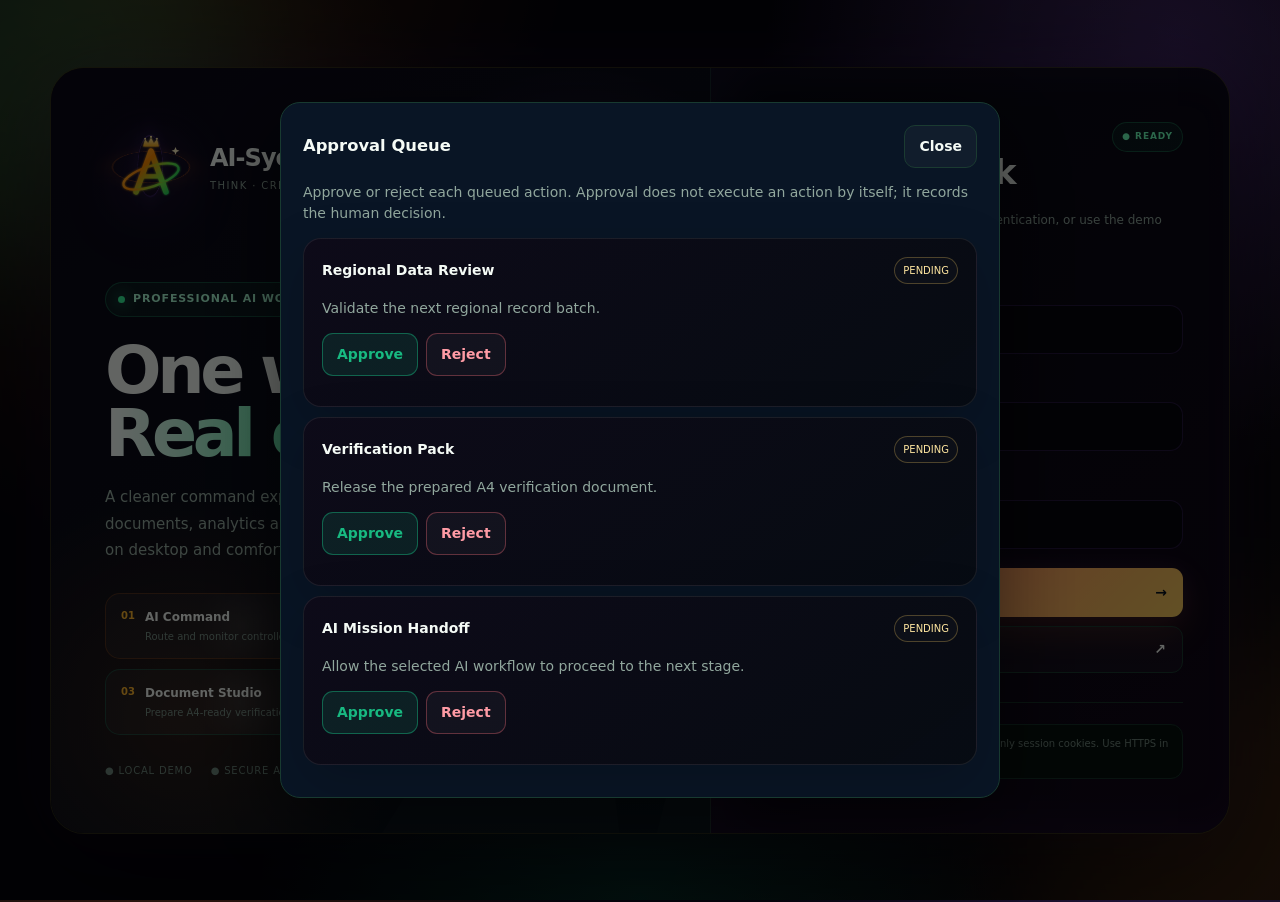
<file: workspace.html>
<!doctype html>
<html lang="en">
<head>
<meta charset="utf-8"><meta name="viewport" content="width=device-width,initial-scale=1">
<meta name="theme-color" content="#07101f">
<meta name="description" content="AI-Syed Jalal is a professional AI workspace for chat, research, coding, data analysis, documents, AI agents and multi-model workflows.">
<meta name="keywords" content="AI workspace, AI assistant, AI agents, multi-AI, AI research, AI coding, data analysis, document AI, Pakistan AI, AI-Syed Jalal">
<meta name="author" content="AI-Syed Jalal">
<meta name="robots" content="index,follow,max-image-preview:large,max-snippet:-1,max-video-preview:-1">
<meta name="googlebot" content="index,follow,max-image-preview:large,max-snippet:-1,max-video-preview:-1">
<link rel="canonical" href="https://sjalalhs7.github.io/employee-register/">
<link rel="alternate" type="application/rss+xml" title="AI-Syed Jalal Updates" href="updates.xml">
<meta property="og:type" content="website">
<meta property="og:site_name" content="AI-Syed Jalal">
<meta property="og:title" content="AI-Syed Jalal — Professional AI Workspace">
<meta property="og:description" content="Chat, research, code, analyze data, manage documents and orchestrate AI workflows in one professional workspace.">
<meta property="og:url" content="https://sjalalhs7.github.io/employee-register/">
<meta property="og:image" content="https://sjalalhs7.github.io/employee-register/ai-syed-jalal-social-card.jpg">
<meta property="og:image:alt" content="AI-Syed Jalal professional AI workspace">
<meta property="og:image:width" content="1200">
<meta property="og:image:height" content="630">
<meta name="twitter:card" content="summary">
<meta name="twitter:title" content="AI-Syed Jalal — Professional AI Workspace">
<meta name="twitter:description" content="A professional AI workspace for chat, research, coding, data analysis, documents and AI agents.">
<meta name="twitter:image" content="https://sjalalhs7.github.io/employee-register/ai-syed-jalal-social-card.jpg">
<link rel="manifest" href="manifest.webmanifest"><link rel="icon" href="app-mark.svg">
<title>AI-Syed Jalal — Professional AI Workspace | AI Chat, Research, Code & Agents</title>
<script type="application/ld+json">{"@context":"https://schema.org","@graph":[{"@type":"WebSite","@id":"https://sjalalhs7.github.io/employee-register/#website","url":"https://sjalalhs7.github.io/employee-register/","name":"AI-Syed Jalal","description":"Professional AI workspace for chat, research, coding, data analysis, documents and AI agents."},{"@type":"Organization","@id":"https://sjalalhs7.github.io/employee-register/#organization","name":"AI-Syed Jalal","url":"https://sjalalhs7.github.io/employee-register/","logo":"https://sjalalhs7.github.io/employee-register/app-mark.svg"},{"@type":"SoftwareApplication","name":"AI-Syed Jalal","applicationCategory":"BusinessApplication","operatingSystem":"Web","url":"https://sjalalhs7.github.io/employee-register/","description":"Professional AI workspace for chat, research, coding, data analysis, documents and AI agents.","offers":{"@type":"Offer","price":"0","priceCurrency":"USD"}}]}</script>
<style>
:root{--bg:#06101d;--panel:#0b1728;--panel2:#101f33;--text:#eef6ff;--muted:#8ea2bb;--line:#20344d;--cyan:#38d9ff;--violet:#9b7bff;--green:#50e6a2;--gold:#ffc857;--danger:#ff6f7d;--shadow:0 24px 70px #0007}*{box-sizing:border-box}html{scroll-behavior:smooth}body{margin:0;background:radial-gradient(circle at 20% -10%,#173052 0,transparent 36%),radial-gradient(circle at 100% 10%,#1c2549 0,transparent 30%),var(--bg);color:var(--text);font:14px/1.5 Inter,system-ui,-apple-system,Segoe UI,sans-serif}.hidden{display:none!important}button,input,select,textarea{font:inherit}button{cursor:pointer}.login{min-height:100vh;display:grid;place-items:center;padding:24px}.login-card{width:min(980px,100%);display:grid;grid-template-columns:1.1fr .9fr;background:#081426dd;border:1px solid var(--line);border-radius:28px;overflow:hidden;box-shadow:var(--shadow);backdrop-filter:blur(18px)}.login-brand{padding:52px;background:linear-gradient(145deg,#102844,#081321)}.logo{width:74px;height:74px;border-radius:20px;filter:drop-shadow(0 0 22px #38d9ff55)}h1,h2,h3,p{margin-top:0}.eyebrow{color:var(--cyan);letter-spacing:.16em;text-transform:uppercase;font-size:11px;font-weight:800}.login-brand h1{font-size:clamp(36px,6vw,64px);line-height:1;margin:22px 0 16px}.login-brand p{color:var(--muted);max-width:560px;font-size:16px}.pill-row{display:flex;gap:8px;flex-wrap:wrap;margin-top:28px}.pill{border:1px solid var(--line);padding:7px 10px;border-radius:999px;color:#c7d7e9;background:#ffffff08}.login-form{padding:44px;background:#07111fe8}.field{display:grid;gap:7px;margin:14px 0}.field label{color:#b8c9dc;font-size:12px;font-weight:700}.field input,.field select,.field textarea{width:100%;background:#06101d;border:1px solid var(--line);color:var(--text);padding:12px 13px;border-radius:12px;outline:none}.field input:focus,.field select:focus,.field textarea:focus{border-color:var(--cyan);box-shadow:0 0 0 3px #38d9ff18}.btn{border:1px solid var(--line);background:#ffffff08;color:var(--text);padding:10px 14px;border-radius:11px;font-weight:750}.btn:hover{border-color:#3d607f;background:#ffffff10}.btn.primary{background:linear-gradient(135deg,#20bfe7,#6c6bff);border:0}.btn.green{background:#50e6a21a;border-color:#50e6a255;color:#8ff2c2}.btn.gold{background:#ffc85718;border-color:#ffc85755;color:#ffd978}.btn.danger{color:#ff9ba5;border-color:#ff6f7d55}.app{min-height:100vh}.topbar{position:sticky;top:0;z-index:30;height:68px;border-bottom:1px solid var(--line);background:#06101de8;backdrop-filter:blur(18px);display:flex;align-items:center;padding:0 20px;gap:18px}.brand{display:flex;align-items:center;gap:10px;min-width:235px}.brand img{width:38px;height:38px}.brand strong{font-size:15px}.brand small{display:block;color:var(--muted);font-size:10px}.top-actions{margin-left:auto;display:flex;gap:7px}.layout{display:grid;grid-template-columns:245px 1fr;min-height:calc(100vh - 68px)}.side{border-right:1px solid var(--line);padding:18px 12px;background:#071221cc;position:sticky;top:68px;height:calc(100vh - 68px);overflow:auto}.nav-group{margin:16px 8px 8px;color:#60758e;text-transform:uppercase;font-size:10px;letter-spacing:.14em;font-weight:800}.nav{display:grid;gap:5px}.nav button{display:flex;align-items:center;gap:11px;text-align:left;border:1px solid transparent;background:transparent;color:#a9bad0;padding:11px 12px;border-radius:11px}.nav button:hover,.nav button.active{background:#ffffff09;color:#fff;border-color:#28425f}.nav button.active{box-shadow:inset 3px 0 var(--cyan)}.main{padding:28px;max-width:1600px;width:100%;margin:auto}.view{display:none}.view.active{display:block}.hero{display:flex;justify-content:space-between;gap:20px;align-items:flex-end;margin-bottom:24px}.hero h1{font-size:clamp(28px,4vw,48px);line-height:1.05;margin:7px 0}.hero p{color:var(--muted);max-width:720px}.grid{display:grid;gap:16px}.g4{grid-template-columns:repeat(4,1fr)}.g3{grid-template-columns:repeat(3,1fr)}.g2{grid-template-columns:repeat(2,1fr)}.card{background:linear-gradient(145deg,#0c192a,#091422);border:1px solid var(--line);border-radius:18px;padding:18px;box-shadow:0 16px 45px #0002}.stat .value{font-size:30px;font-weight:850;margin:7px 0}.muted{color:var(--muted)}.card-head{display:flex;align-items:center;justify-content:space-between;gap:10px;margin-bottom:14px}.card-head h3{margin:0}.tag{font-size:10px;padding:5px 8px;border-radius:999px;border:1px solid var(--line);color:#b9cae0}.bar{height:7px;background:#ffffff09;border-radius:99px;overflow:hidden}.bar i{display:block;height:100%;background:linear-gradient(90deg,var(--cyan),var(--violet));border-radius:99px}.action-grid{display:grid;grid-template-columns:repeat(4,1fr);gap:10px}.action{padding:18px;border:1px solid var(--line);border-radius:15px;background:#ffffff05;color:var(--text);text-align:left}.action b{display:block;margin-bottom:4px}.action span{color:var(--muted);font-size:12px}.table-wrap{overflow:auto;border:1px solid var(--line);border-radius:14px}.toolbar{display:flex;gap:8px;flex-wrap:wrap;margin-bottom:12px}.toolbar input,.toolbar select{background:#07111e;border:1px solid var(--line);color:var(--text);padding:10px;border-radius:10px}.data-table{width:100%;border-collapse:collapse;min-width:720px}.data-table th,.data-table td{padding:11px 12px;border-bottom:1px solid #1a2b40;text-align:left}.data-table th{color:#89a0b8;font-size:11px;text-transform:uppercase;letter-spacing:.08em}.status{display:inline-flex;align-items:center;gap:6px;color:#8ff2c2}.status:before{content:'';width:7px;height:7px;border-radius:50%;background:var(--green);box-shadow:0 0 12px var(--green)}.modal{position:fixed;inset:0;background:#0009;display:grid;place-items:center;padding:18px;z-index:60}.modal-card{width:min(720px,100%);max-height:90vh;overflow:auto;background:#091525;border:1px solid var(--line);border-radius:20px;padding:22px;box-shadow:var(--shadow)}.modal-head{display:flex;justify-content:space-between}.toast{position:fixed;right:18px;bottom:18px;z-index:100;background:#0c1b2d;border:1px solid #2a4662;padding:12px 15px;border-radius:12px;box-shadow:var(--shadow);transform:translateY(20px);opacity:0;pointer-events:none;transition:.2s}.toast.show{transform:none;opacity:1}.mobile-nav{display:none}.footer{margin-top:28px;padding:18px 0;color:#637991;font-size:11px;border-top:1px solid var(--line)}.connection-ok{color:#8ff2c2}.kbd{border:1px solid var(--line);padding:2px 6px;border-radius:6px;color:#b9cae0;font-size:11px}@media(max-width:1050px){.g4{grid-template-columns:repeat(2,1fr)}.action-grid{grid-template-columns:repeat(2,1fr)}}@media(max-width:780px){.login-card{grid-template-columns:1fr}.login-brand{padding:32px}.layout{display:block}.side{display:none}.main{padding:18px 14px 88px}.g4,.g3,.g2{grid-template-columns:1fr}.topbar{padding:0 12px}.brand{min-width:0}.brand small{display:none}.top-actions .btn:not(.primary){display:none}.mobile-nav{display:grid;position:fixed;z-index:40;bottom:10px;left:10px;right:10px;grid-template-columns:repeat(6,1fr);gap:5px;padding:6px;background:#081525ee;border:1px solid var(--line);border-radius:17px;backdrop-filter:blur(16px)}.mobile-nav button{border:0;background:transparent;color:#9fb2c9;padding:8px 3px;border-radius:10px;font-size:10px}.mobile-nav button.active{color:#fff;background:#ffffff0d}.hero{display:block}.action-grid{grid-template-columns:1fr 1fr}}

.mode-banner{position:fixed;top:0;left:0;right:0;z-index:9999;padding:7px 14px;text-align:center;font-size:12px;font-weight:800;letter-spacing:.04em;background:#7a1f1f;color:#fff;box-shadow:0 2px 10px rgba(0,0,0,.2)}
.mode-banner.live{background:#14532d}

/* CURRENT PROFESSIONAL VISUAL SYSTEM — inspired by the supplied AI workspace references; functionality preserved. */
:root{--bg:#040b0a;--panel:#071311;--panel2:#0b1b17;--text:#f5fbf6;--muted:#91a79d;--line:#183a30;--cyan:#35f29a;--violet:#8f7cff;--green:#35f29a;--gold:#ffb72e;--danger:#ff6f7d;--orange:#ff8a19;--shadow:0 28px 80px rgba(0,0,0,.48)}
body{background:radial-gradient(circle at 70% -10%,rgba(43,255,155,.13),transparent 32%),radial-gradient(circle at 8% 20%,rgba(255,139,25,.10),transparent 28%),linear-gradient(135deg,#020706,#06100d 55%,#030807);overflow-x:hidden}
body:before{content:"";position:fixed;inset:0;pointer-events:none;opacity:.32;background-image:linear-gradient(rgba(255,255,255,.025) 1px,transparent 1px),linear-gradient(90deg,rgba(255,255,255,.025) 1px,transparent 1px);background-size:42px 42px;mask-image:linear-gradient(to bottom,black,transparent 85%);z-index:-1}
.login{padding:28px;position:relative;overflow:hidden}.login:before,.login:after{content:"";position:absolute;width:420px;height:420px;border-radius:50%;filter:blur(70px);opacity:.16;pointer-events:none}.login:before{background:#2bff9b;left:-180px;top:-150px}.login:after{background:#ff8a19;right:-170px;bottom:-160px}
.login-shell{width:min(1180px,100%);display:grid;grid-template-columns:1.12fr .88fr;min-height:690px;border:1px solid rgba(104,255,186,.18);border-radius:34px;overflow:hidden;background:rgba(4,13,11,.76);box-shadow:0 40px 120px rgba(0,0,0,.62),0 0 80px rgba(53,242,154,.06);backdrop-filter:blur(22px);position:relative}
.login-showcase{padding:52px 54px;position:relative;background:radial-gradient(circle at 80% 25%,rgba(255,146,32,.18),transparent 22%),radial-gradient(circle at 55% 80%,rgba(53,242,154,.13),transparent 30%),linear-gradient(145deg,rgba(12,35,28,.96),rgba(3,12,10,.88));border-right:1px solid rgba(104,255,186,.13)}
.login-showcase:after{content:"AI";position:absolute;right:-30px;bottom:-110px;font-size:340px;font-weight:950;line-height:1;color:rgba(255,255,255,.025);font-style:italic;pointer-events:none}
.login-brandline{display:flex;align-items:center;gap:13px}.login-logo{width:62px;height:62px;filter:drop-shadow(0 0 22px rgba(53,242,154,.38))}.login-brandline strong{font-size:24px;letter-spacing:-.04em}.login-brandline strong span,.brand strong span{color:#35f29a}.login-brandline small{display:block;color:#93aa9e;font-size:10px;letter-spacing:.14em;text-transform:uppercase;margin-top:2px}
.login-kicker{display:inline-flex;align-items:center;gap:8px;margin-top:70px;border:1px solid rgba(53,242,154,.24);background:rgba(53,242,154,.06);color:#aafbd4;border-radius:999px;padding:8px 12px;font-size:11px;font-weight:800;letter-spacing:.08em;text-transform:uppercase}.pulse-dot{width:7px;height:7px;border-radius:50%;background:#35f29a;box-shadow:0 0 16px #35f29a}
.login-showcase h1{font-size:clamp(44px,5.2vw,76px);line-height:.96;letter-spacing:-.065em;margin:22px 0 18px;max-width:650px}.login-showcase h1 span{background:linear-gradient(90deg,#fff,#35f29a 60%,#ffb72e);-webkit-background-clip:text;background-clip:text;color:transparent}.login-lead{color:#9bb1a6;max-width:650px;font-size:15px;line-height:1.75}
.login-feature-grid{display:grid;grid-template-columns:1fr 1fr;gap:10px;margin-top:30px;max-width:660px}.login-feature{padding:14px 15px;border:1px solid rgba(129,185,164,.13);background:rgba(255,255,255,.035);border-radius:15px;display:grid;grid-template-columns:auto 1fr;column-gap:10px}.login-feature b{grid-row:span 2;color:#ffb72e;font-size:10px}.login-feature strong{font-size:12px}.login-feature span{color:#799287;font-size:10px;margin-top:3px}.login-trust{display:flex;gap:18px;flex-wrap:wrap;margin-top:28px;color:#6e887d;font-size:10px;text-transform:uppercase;letter-spacing:.08em}.login-form{padding:54px 46px;background:rgba(5,16,13,.9);display:flex;flex-direction:column;justify-content:center}.login-form-head{display:flex;align-items:flex-start;justify-content:space-between;gap:10px}.login-form h2{font-size:34px;letter-spacing:-.04em;margin:8px 0 0}.secure-badge{font-size:9px;font-weight:900;letter-spacing:.1em;color:#6dffba;border:1px solid rgba(53,242,154,.25);background:rgba(53,242,154,.07);padding:7px 9px;border-radius:999px}.login-copy{font-size:12px;line-height:1.7;margin:12px 0 18px}.field{gap:8px;margin:12px 0}.field label{font-size:11px;letter-spacing:.06em;text-transform:uppercase;color:#9db1a8}.field label span{color:#63776e;text-transform:none;letter-spacing:0}.field input,.field select,.field textarea{background:#06100d;border-color:#1b3b31;border-radius:13px;padding:13px 14px}.field input:focus,.field select:focus,.field textarea:focus{border-color:#35f29a;box-shadow:0 0 0 3px rgba(53,242,154,.09)}
.btn{border-color:#1b3b31;background:rgba(255,255,255,.035);transition:transform .18s ease,border-color .18s ease,box-shadow .18s ease,background .18s ease}.btn:hover{transform:translateY(-1px);border-color:#39725f;background:rgba(255,255,255,.07)}.btn.primary{background:linear-gradient(135deg,#ff9d22,#ff7b16 45%,#35f29a 125%);color:#07110d;box-shadow:0 12px 28px rgba(255,132,23,.18);font-weight:900}.btn.green{background:rgba(53,242,154,.09);border-color:rgba(53,242,154,.25);color:#9dffd0}.btn.gold{background:rgba(255,183,46,.09);border-color:rgba(255,183,46,.28);color:#ffd87c}.login-submit{width:100%;padding:14px 16px;margin-top:7px;display:flex;justify-content:space-between}.login-demo{width:100%;margin-top:9px;padding:12px 16px;display:flex;justify-content:space-between}.login-divider{display:flex;align-items:center;gap:10px;margin:22px 0 14px;color:#53675e;font-size:10px}.login-divider:before,.login-divider:after{content:"";height:1px;background:#173229;flex:1}.login-note{display:flex;gap:9px;padding:11px 12px;border:1px solid #153129;background:#07110e;border-radius:12px}.login-note p{font-size:10px;line-height:1.55;color:#71867d;margin:0}.note-icon{color:#35f29a;font-weight:900}
.topbar{height:76px;padding:0 24px;background:rgba(3,11,9,.88);border-bottom:1px solid rgba(88,180,143,.13);box-shadow:0 12px 45px rgba(0,0,0,.18)}.brand{min-width:260px;gap:11px}.brand img{width:43px;height:43px;filter:drop-shadow(0 0 12px rgba(53,242,154,.3))}.brand strong{font-size:16px;letter-spacing:-.02em}.brand small{font-size:9px;letter-spacing:.1em;color:#6f887d}.top-nav{display:flex;align-items:center;gap:4px;margin-left:10px}.top-nav button{border:0;background:transparent;color:#9ab0a5;padding:10px 12px;border-radius:10px;font-size:11px}.top-nav button:hover,.top-nav button.active{color:#fff;background:rgba(53,242,154,.07)}.top-nav button.active{box-shadow:inset 0 -2px #35f29a}.top-actions{gap:8px}.icon-btn{width:38px;height:38px;border:1px solid #19372e;background:rgba(255,255,255,.035);border-radius:50%;color:#ffcf70}.profile-chip{display:flex;align-items:center;gap:8px;border:1px solid #19372e;background:rgba(255,255,255,.035);color:#eaf5ee;border-radius:13px;padding:6px 9px 6px 6px;text-align:left}.profile-avatar{width:30px;height:30px;display:grid;place-items:center;border-radius:50%;background:linear-gradient(135deg,#ff9b21,#35f29a);color:#07110d;font-size:10px;font-weight:950}.profile-chip b{display:block;font-size:10px}.profile-chip small{display:block;color:#71867d;font-size:8px}.profile-chip i{color:#71867d;font-style:normal}.logout-btn{padding:9px 12px}
.layout{grid-template-columns:255px 1fr;min-height:calc(100vh - 76px)}.side{top:76px;height:calc(100vh - 76px);padding:17px 13px;background:rgba(4,13,11,.76);border-right:1px solid rgba(88,180,143,.12);backdrop-filter:blur(14px)}.side-live{display:inline-flex;align-items:center;gap:7px;border:1px solid rgba(53,242,154,.16);background:rgba(53,242,154,.05);color:#88b9a3;border-radius:999px;padding:6px 9px;font-size:9px;text-transform:uppercase;letter-spacing:.08em}.side-live i{width:6px;height:6px;background:#35f29a;border-radius:50%;box-shadow:0 0 10px #35f29a}.nav-group{margin:18px 8px 7px;color:#5e776b;font-size:9px;letter-spacing:.14em}.nav{gap:4px}.nav button{gap:10px;padding:10px 11px;color:#91a99e;border-radius:11px}.nav button em{margin-left:auto;color:#3f5b50;font-style:normal;font-size:8px}.nav button:hover,.nav button.active{color:#fff;background:linear-gradient(90deg,rgba(53,242,154,.09),rgba(53,242,154,.025));border-color:rgba(53,242,154,.13)}.nav button.active{box-shadow:inset 3px 0 #35f29a,0 8px 20px rgba(0,0,0,.12)}.side-card{margin:22px 5px 5px;padding:14px;border:1px solid rgba(255,183,46,.16);background:linear-gradient(145deg,rgba(255,183,46,.08),rgba(53,242,154,.04));border-radius:15px}.side-card-icon{display:grid;place-items:center;width:28px;height:28px;border-radius:9px;background:#ffb72e18;color:#ffcf70;margin-bottom:9px}.side-card strong{display:block;font-size:11px}.side-card small{display:block;color:#71867d;font-size:9px;margin-top:4px;line-height:1.5}
.main{padding:30px 32px 26px;max-width:1680px}.hero h1{letter-spacing:-.045em}.card{background:linear-gradient(145deg,rgba(11,29,24,.92),rgba(6,17,14,.9));border-color:rgba(88,180,143,.13);box-shadow:0 18px 55px rgba(0,0,0,.18)}.card:hover{border-color:rgba(88,180,143,.22)}.tag{border-color:#21473a;color:#8ea99d;background:rgba(255,255,255,.02)}.bar{background:#0c211a}.bar i{background:linear-gradient(90deg,#35f29a,#ffb72e);box-shadow:0 0 14px rgba(53,242,154,.2)}.status{color:#8efac1}.status:before{background:#35f29a;box-shadow:0 0 12px #35f29a}.footer{display:flex;align-items:center;justify-content:space-between;gap:10px;border-top-color:#16342b;color:#50665c;font-size:10px;padding:14px 0}.footer small{font-size:9px;color:#42564e}
.home-hero{min-height:380px;display:grid;grid-template-columns:1.1fr .9fr;gap:18px;align-items:center;padding:34px 38px;border:1px solid rgba(88,180,143,.14);border-radius:26px;overflow:hidden;background:radial-gradient(circle at 70% 45%,rgba(53,242,154,.08),transparent 28%),radial-gradient(circle at 95% 20%,rgba(255,139,25,.12),transparent 22%),linear-gradient(135deg,rgba(9,29,23,.96),rgba(3,12,10,.9));box-shadow:0 30px 80px rgba(0,0,0,.28);position:relative}.home-hero:after{content:"";position:absolute;inset:0;background:linear-gradient(110deg,transparent 35%,rgba(255,255,255,.025) 50%,transparent 65%);pointer-events:none}.home-kicker{color:#aafbd4}.home-hero h1{font-size:clamp(42px,5.4vw,72px);line-height:.97;letter-spacing:-.065em;margin:18px 0}.home-hero h1 span{background:linear-gradient(90deg,#fff 10%,#35f29a 60%,#ffb72e);-webkit-background-clip:text;background-clip:text;color:transparent}.home-hero p{max-width:650px;color:#8ea79b;font-size:15px;line-height:1.7}.home-actions{display:flex;gap:10px;flex-wrap:wrap;margin-top:24px}.hero-cta{min-width:190px;display:flex;justify-content:space-between}.hero-secondary{min-width:160px}.home-proof{display:flex;gap:18px;flex-wrap:wrap;margin-top:24px;color:#6e887d;font-size:9px;text-transform:uppercase;letter-spacing:.07em}.home-proof b{display:block;color:#dff9e9;font-size:15px;letter-spacing:0;margin-bottom:2px}.home-orb{height:310px;display:grid;place-items:center;position:relative}.orb-ring{position:absolute;border-radius:50%;border:1px solid rgba(53,242,154,.28);box-shadow:0 0 25px rgba(53,242,154,.12),inset 0 0 25px rgba(53,242,154,.05)}.orb-ring-a{width:270px;height:270px;transform:rotate(-18deg);border-color:#ff9c21aa;border-left-color:#35f29a}.orb-ring-b{width:205px;height:290px;transform:rotate(54deg);border-color:#35f29a77;border-right-color:#ffb72e}.orb-core{width:158px;height:158px;border-radius:42px;display:grid;place-items:center;background:radial-gradient(circle,#132f25,#06110d 70%);border:1px solid rgba(255,183,46,.3);box-shadow:0 0 70px rgba(53,242,154,.14),0 0 30px rgba(255,183,46,.1);z-index:2}.orb-core img{width:125px;height:125px;filter:drop-shadow(0 0 16px rgba(53,242,154,.25))}.orb-label{position:absolute;bottom:8px;color:#5f7a6e;font-size:9px;letter-spacing:.2em}.provider-strip{display:flex;align-items:center;gap:22px;flex-wrap:wrap;padding:13px 4px;color:#6a8478;font-size:9px;letter-spacing:.12em;text-transform:uppercase}.provider-strip b{font-size:10px;letter-spacing:.03em;color:#9bb6a9}.home-stats{margin-top:5px}.premium-stat{position:relative;overflow:hidden}.premium-stat:after{content:"";position:absolute;right:-30px;bottom:-45px;width:110px;height:110px;border-radius:50%;background:#35f29a12;filter:blur(10px)}.home-section-head{display:flex;align-items:end;justify-content:space-between;gap:12px;margin:28px 0 12px}.home-section-head h2{font-size:22px;letter-spacing:-.035em;margin:5px 0 0}.home-feature-grid{display:grid;grid-template-columns:repeat(4,1fr);gap:11px}.home-feature{min-height:118px;border:1px solid rgba(88,180,143,.14);background:linear-gradient(145deg,rgba(255,255,255,.035),rgba(255,255,255,.012));border-radius:17px;color:#fff;text-align:left;padding:16px;display:grid;grid-template-columns:auto 1fr auto;gap:12px;align-items:center;transition:.18s ease}.home-feature:hover{transform:translateY(-3px);border-color:rgba(53,242,154,.28);box-shadow:0 18px 40px rgba(0,0,0,.22)}.home-feature .feature-icon{width:38px;height:38px;border-radius:12px;display:grid;place-items:center;background:rgba(53,242,154,.08);color:#79ffc0;font-size:17px}.home-feature b{display:block;font-size:12px}.home-feature small{display:block;color:#6f887d;font-size:9px;line-height:1.5;margin-top:5px}.home-feature i{color:#6f887d;font-style:normal}.feature-gold .feature-icon{background:#ffb72e10;color:#ffcf70}.feature-blue .feature-icon{background:#38d9ff10;color:#76e7ff}.feature-violet .feature-icon{background:#9b7bff10;color:#b9aaff}.premium-card{min-height:120px}.metric-row{display:flex;align-items:baseline;gap:8px;margin-top:8px}.metric-row b{font-size:18px}.metric-row span{color:#637b70;font-size:10px}.live-tag{color:#82ffbd;border-color:#2d7a59}.gold-tag{color:#ffd77c;border-color:#705522}
@media(max-width:1100px){.top-nav{display:none}.home-hero{grid-template-columns:1fr}.home-orb{min-height:250px}.home-feature-grid{grid-template-columns:1fr 1fr}.login-shell{grid-template-columns:1fr}.login-showcase{border-right:0;border-bottom:1px solid rgba(104,255,186,.13)}.login-showcase h1{font-size:54px}.login-kicker{margin-top:42px}}
@media(max-width:780px){.login{padding:12px}.login-shell{min-height:0;border-radius:24px}.login-showcase{padding:30px 24px}.login-showcase h1{font-size:43px}.login-feature-grid{grid-template-columns:1fr}.login-trust{gap:10px}.login-form{padding:30px 24px}.topbar{height:64px;padding:0 12px}.brand{min-width:0}.brand img{width:38px;height:38px}.brand small{display:none}.profile-chip{display:none}.logout-btn{padding:8px 10px}.layout{min-height:calc(100vh - 64px)}.side{display:none}.main{padding:18px 14px 90px}.home-hero{padding:25px 20px;min-height:0}.home-hero h1{font-size:43px}.home-orb{height:230px}.orb-ring-a{width:190px;height:190px}.orb-ring-b{width:150px;height:210px}.orb-core{width:118px;height:118px}.orb-core img{width:92px;height:92px}.home-feature-grid{grid-template-columns:1fr}.home-section-head{display:block}.provider-strip{gap:10px}.footer{display:block}.footer small{display:block;margin-top:5px}.mobile-nav{background:rgba(4,14,11,.94);border-color:#1b3c31}.mobile-nav button.active{background:rgba(53,242,154,.08);color:#fff}}

/* Current expert 3D motion system */
:root{--v51-green:#35f29a;--v51-gold:#ffb72e;--v51-orange:#ff7b16;--v51-deep:#020907;--v51-glass:rgba(7,24,18,.72)}
html{perspective:1200px}
body{overflow-x:hidden}
body:before{content:"";position:fixed;inset:0;z-index:-2;pointer-events:none;background:radial-gradient(circle at 12% 15%,rgba(53,242,154,.08),transparent 24%),radial-gradient(circle at 88% 8%,rgba(255,183,46,.08),transparent 20%),linear-gradient(120deg,transparent 35%,rgba(255,255,255,.012) 50%,transparent 65%);animation:v51Ambient 14s ease-in-out infinite alternate}
@keyframes v51Ambient{from{transform:translate3d(-1%,0,0) scale(1)}to{transform:translate3d(1%,1%,0) scale(1.03)}}
.login{isolation:isolate;perspective:1600px}
.login-shell{transform-style:preserve-3d;will-change:transform;animation:v51ShellIn .9s cubic-bezier(.2,.75,.2,1) both}
@keyframes v51ShellIn{from{opacity:0;transform:translateY(28px) rotateX(5deg) scale(.985)}to{opacity:1;transform:none}}
.login-shell:before{content:"";position:absolute;inset:0;pointer-events:none;border-radius:inherit;background:linear-gradient(105deg,transparent 20%,rgba(255,255,255,.08) 48%,transparent 60%);transform:translateX(-110%);animation:v51Sheen 7s ease-in-out infinite}
@keyframes v51Sheen{0%,55%{transform:translateX(-110%)}75%,100%{transform:translateX(120%)}}
.login-showcase,.login-form{transform-style:preserve-3d}
.login-brandline{transform:translateZ(32px);transition:transform .25s ease}
.login-logo-stage{width:92px;height:92px;display:grid;place-items:center;position:relative;perspective:500px;transform-style:preserve-3d}
.login-logo-stage:before,.login-logo-stage:after{content:"";position:absolute;border-radius:50%;border:1px solid rgba(53,242,154,.3);inset:7px;transform:rotateX(66deg) rotateZ(18deg);box-shadow:0 0 28px rgba(53,242,154,.14);animation:v51Orbit 6s linear infinite}
.login-logo-stage:after{inset:15px;border-color:rgba(255,183,46,.28);transform:rotateY(66deg) rotateZ(-20deg);animation-duration:8s;animation-direction:reverse}
@keyframes v51Orbit{to{transform:rotateX(66deg) rotateZ(378deg)}}
.login-logo-stage .login-logo{width:68px;height:68px;position:relative;z-index:2;transform:translateZ(28px);animation:v51LogoFloat 4s ease-in-out infinite;filter:drop-shadow(0 18px 20px rgba(0,0,0,.55)) drop-shadow(0 0 24px rgba(53,242,154,.34))}
@keyframes v51LogoFloat{0%,100%{transform:translateZ(28px) rotateY(-7deg) rotateX(4deg) translateY(0)}50%{transform:translateZ(44px) rotateY(8deg) rotateX(-3deg) translateY(-7px)}}
.login-brandline strong{transform:translateZ(24px);display:block}
.login-feature{transform:translateZ(16px);transition:transform .28s ease,border-color .28s ease,box-shadow .28s ease}
.login-feature:hover{transform:translate3d(0,-5px,18px) rotateX(2deg);border-color:rgba(53,242,154,.28);box-shadow:0 18px 35px rgba(0,0,0,.22)}
.login-form{box-shadow:inset 18px 0 50px rgba(0,0,0,.14)}
.login-form .field,.login-submit,.login-demo,.login-note{transform:translateZ(10px)}
.topbar{perspective:1000px;transform-style:preserve-3d}
.brand{transform-style:preserve-3d}
.brand img{transform:translateZ(18px);animation:v51TopLogo 5s ease-in-out infinite}
@keyframes v51TopLogo{0%,100%{transform:translateZ(18px) rotateY(-5deg)}50%{transform:translateZ(28px) rotateY(7deg)}}
.brand strong{display:block;transform:translateZ(12px)}
.topbar:after{content:"";position:absolute;left:0;right:0;bottom:-1px;height:1px;background:linear-gradient(90deg,transparent,var(--v51-green),var(--v51-gold),transparent);opacity:.65;animation:v51Line 5s linear infinite}
@keyframes v51Line{from{background-position:0 0}to{background-position:800px 0}}
.home-hero{transform-style:preserve-3d;perspective:1500px;box-shadow:0 35px 100px rgba(0,0,0,.35),inset 0 1px rgba(255,255,255,.05);will-change:transform}
.home-hero-copy{transform:translateZ(35px)}
.home-orb{transform-style:preserve-3d;perspective:900px;filter:drop-shadow(0 25px 35px rgba(0,0,0,.42))}
.home-orb:before{content:"";position:absolute;width:280px;height:70px;bottom:18px;border-radius:50%;background:radial-gradient(ellipse,rgba(53,242,154,.22),transparent 68%);filter:blur(12px);transform:rotateX(72deg) translateZ(-50px);animation:v51Shadow 4s ease-in-out infinite}
@keyframes v51Shadow{50%{transform:rotateX(72deg) translateZ(-50px) scale(.86);opacity:.65}}
.orb-ring{transform-style:preserve-3d;backface-visibility:hidden}
.orb-ring-a{animation:v51RingA 9s linear infinite}
.orb-ring-b{animation:v51RingB 12s linear infinite reverse}
@keyframes v51RingA{to{transform:rotateX(68deg) rotateZ(360deg) translateZ(8px)}}
@keyframes v51RingB{to{transform:rotateY(70deg) rotateZ(360deg) translateZ(16px)}}
.orb-core{transform-style:preserve-3d;animation:v51Core 5s ease-in-out infinite;box-shadow:0 25px 60px rgba(0,0,0,.5),inset 0 0 30px rgba(255,255,255,.06),0 0 70px rgba(53,242,154,.13)}
@keyframes v51Core{0%,100%{transform:translateZ(22px) rotateY(-6deg) rotateX(3deg)}50%{transform:translateZ(50px) rotateY(8deg) rotateX(-3deg) translateY(-8px)}}
.orb-core img{filter:drop-shadow(0 16px 22px rgba(0,0,0,.6)) drop-shadow(0 0 28px rgba(53,242,154,.34))}
.home-hero:before{content:"";position:absolute;inset:auto 8% 7%;height:1px;background:linear-gradient(90deg,transparent,rgba(53,242,154,.45),rgba(255,183,46,.45),transparent);transform:translateZ(5px);box-shadow:0 0 18px rgba(53,242,154,.2)}
.home-feature,.premium-stat,.premium-card,.provider-strip{transform-style:preserve-3d;transition:transform .28s ease,box-shadow .28s ease,border-color .28s ease}
.home-feature:hover,.premium-stat:hover,.premium-card:hover{transform:translateY(-5px) rotateX(1.5deg) rotateY(-1deg) translateZ(8px);box-shadow:0 24px 55px rgba(0,0,0,.28)}
.feature-icon{transform:translateZ(18px);box-shadow:0 8px 18px rgba(0,0,0,.22)}
.provider-strip{box-shadow:inset 0 1px rgba(255,255,255,.03),0 14px 35px rgba(0,0,0,.16)}
.card{transform-style:preserve-3d}
.card-head,.stat .value,.home-section-head{transform:translateZ(7px)}
.magnetic{will-change:transform}
.v51-particles{position:absolute;inset:0;overflow:hidden;pointer-events:none;z-index:0}
.v51-particle{position:absolute;width:3px;height:3px;border-radius:50%;background:var(--v51-green);box-shadow:0 0 14px var(--v51-green);opacity:.5;animation:v51ParticleFloat var(--dur) ease-in-out infinite alternate}
@keyframes v51ParticleFloat{from{transform:translate3d(0,20px,0);opacity:.15}to{transform:translate3d(var(--dx),-40px,30px);opacity:.65}}
.login>*:not(.login-shell){z-index:1}
.login-shell{z-index:2}
.btn.primary{position:relative;overflow:hidden}
.btn.primary:after{content:"";position:absolute;inset:0;background:linear-gradient(110deg,transparent 35%,rgba(255,255,255,.4),transparent 65%);transform:translateX(-120%);animation:v51ButtonSheen 5s ease-in-out infinite}
@keyframes v51ButtonSheen{0%,60%{transform:translateX(-120%)}80%,100%{transform:translateX(120%)}}
@media(max-width:780px){.login-logo-stage{width:76px;height:76px}.login-logo-stage .login-logo{width:58px;height:58px}.home-hero-copy{transform:none}.home-orb{min-height:260px}.v51-particles{display:none}}
@media(prefers-reduced-motion:reduce){*,*::before,*::after{animation-duration:.01ms!important;animation-iteration-count:1!important;scroll-behavior:auto!important;transition-duration:.01ms!important}.home-hero,.login-shell{transform:none!important}.login-logo-stage .login-logo{transform:none!important}}

</style><style>.seo-discovery{position:absolute;left:-10000px;top:auto;width:1px;height:1px;overflow:hidden}.seo-discovery a{margin-right:12px}</style><style id="current-ui-complete">/* CURRENT UI COMPLETION */
:root{--final-orange:#ff7a18;--final-purple:#9b5cff;--final-emerald:#12d6a0;--final-gold:#f4c95d;--final-blue:#2f8cff}
body[data-final-ui="v56-complete-motion"]{background:radial-gradient(circle at 12% -10%,rgba(255,122,24,.18),transparent 28%),radial-gradient(circle at 92% 4%,rgba(155,92,255,.20),transparent 28%),radial-gradient(circle at 50% 100%,rgba(18,214,160,.10),transparent 34%),#05040c}
body[data-final-ui="v56-complete-motion"]::after{content:"";position:fixed;inset:0;pointer-events:none;z-index:-1;background:linear-gradient(115deg,transparent 30%,rgba(244,201,93,.035) 48%,transparent 66%);background-size:240% 100%;animation:finalLightSweep 12s linear infinite}
@keyframes finalLightSweep{to{background-position:-240% 0}}
.topbar{background:linear-gradient(90deg,rgba(5,4,12,.94),rgba(19,9,29,.90),rgba(5,4,12,.94));border-bottom-color:rgba(244,201,93,.16)}
.topbar:after{background:linear-gradient(90deg,transparent,var(--final-orange),var(--final-purple),var(--final-emerald),var(--final-gold),transparent);background-size:220% 100%;animation:finalNavGlow 7s linear infinite}
@keyframes finalNavGlow{to{background-position:220% 0}}
.brand img{filter:drop-shadow(0 0 12px rgba(155,92,255,.48)) drop-shadow(0 0 18px rgba(255,122,24,.18))}.brand strong span{color:var(--final-gold)}
.top-nav button:hover,.top-nav button.active{background:linear-gradient(90deg,rgba(255,122,24,.10),rgba(155,92,255,.10),rgba(18,214,160,.06))}.top-nav button.active{box-shadow:inset 0 -2px var(--final-gold)}
.login{background:radial-gradient(circle at 12% 25%,rgba(255,122,24,.14),transparent 25%),radial-gradient(circle at 90% 10%,rgba(155,92,255,.17),transparent 28%),radial-gradient(circle at 50% 100%,rgba(18,214,160,.10),transparent 35%)}
.login-shell{border-color:rgba(244,201,93,.16);box-shadow:0 40px 120px rgba(0,0,0,.55),0 0 70px rgba(155,92,255,.08)}
.login-showcase{background:radial-gradient(circle at 80% 25%,rgba(155,92,255,.20),transparent 25%),radial-gradient(circle at 20% 85%,rgba(255,122,24,.13),transparent 28%),linear-gradient(145deg,#0c0817,#07131a)}
.login-logo-stage:before{border-color:rgba(255,122,24,.42);box-shadow:0 0 30px rgba(255,122,24,.15)}.login-logo-stage:after{border-color:rgba(155,92,255,.42);box-shadow:0 0 30px rgba(155,92,255,.15)}
.login-logo-stage .login-logo{filter:drop-shadow(0 18px 20px rgba(0,0,0,.55)) drop-shadow(0 0 25px rgba(155,92,255,.38))}.login-brandline strong span{color:var(--final-gold)}
.login-form{background:linear-gradient(145deg,rgba(7,9,18,.96),rgba(18,8,26,.92));box-shadow:inset 18px 0 50px rgba(155,92,255,.07)}
.field input,.field select,.field textarea{background:#07060e;border-color:rgba(155,92,255,.20)}.field input:focus,.field select:focus,.field textarea:focus{border-color:var(--final-purple);box-shadow:0 0 0 3px rgba(155,92,255,.12),0 0 22px rgba(155,92,255,.08)}
.btn.primary{background:linear-gradient(120deg,var(--final-orange),var(--final-purple) 55%,var(--final-emerald));color:#fff;box-shadow:0 14px 35px rgba(255,122,24,.16),0 0 25px rgba(155,92,255,.10)}.btn.gold{background:linear-gradient(120deg,var(--final-gold),var(--final-orange));color:#140c03}
.login-feature:nth-child(1){border-color:rgba(255,122,24,.22)}.login-feature:nth-child(2){border-color:rgba(155,92,255,.22)}.login-feature:nth-child(3){border-color:rgba(18,214,160,.22)}.login-feature:nth-child(4){border-color:rgba(244,201,93,.22)}.note-icon{color:var(--final-emerald)}
.home-hero{background:radial-gradient(circle at 75% 42%,rgba(155,92,255,.18),transparent 28%),radial-gradient(circle at 96% 72%,rgba(18,214,160,.11),transparent 25%),linear-gradient(135deg,rgba(19,9,29,.97),rgba(5,12,18,.94));border-color:rgba(244,201,93,.16);box-shadow:0 35px 100px rgba(0,0,0,.45),0 0 70px rgba(155,92,255,.06),inset 0 1px rgba(255,255,255,.05)}
.home-hero h1 span{background:linear-gradient(90deg,#fff 5%,var(--final-orange) 35%,var(--final-purple) 65%,var(--final-emerald) 90%);-webkit-background-clip:text;background-clip:text;color:transparent}.home-kicker{color:var(--final-gold)}
.home-orb:before{background:radial-gradient(ellipse,rgba(255,122,24,.25),rgba(155,92,255,.12),transparent 68%)}.orb-ring-a{border-color:rgba(255,122,24,.58)!important}.orb-ring-b{border-color:rgba(155,92,255,.55)!important}
.orb-core{box-shadow:0 25px 60px rgba(0,0,0,.5),inset 0 0 30px rgba(255,255,255,.06),0 0 75px rgba(155,92,255,.18)}.orb-core img{filter:drop-shadow(0 16px 22px rgba(0,0,0,.6)) drop-shadow(0 0 30px rgba(255,122,24,.35))}
.orb-label{color:#d9cfff!important}.orb-3d-badge{border-color:rgba(244,201,93,.35)!important;background:rgba(244,201,93,.06)!important;color:#ffe8a0!important}
.provider-strip{border-color:rgba(155,92,255,.15)!important;background:linear-gradient(90deg,rgba(255,122,24,.04),rgba(155,92,255,.06),rgba(18,214,160,.04))!important}
.home-feature,.premium-stat,.premium-card{background:linear-gradient(145deg,rgba(16,12,27,.94),rgba(7,11,16,.92))!important;border-color:rgba(255,255,255,.09)!important}.home-feature:hover,.premium-stat:hover,.premium-card:hover{border-color:rgba(244,201,93,.28)!important;box-shadow:0 28px 65px rgba(0,0,0,.35),0 0 30px rgba(155,92,255,.06)}
.feature-green .feature-icon{background:rgba(18,214,160,.12)!important;color:var(--final-emerald)!important}.feature-gold .feature-icon{background:rgba(244,201,93,.12)!important;color:var(--final-gold)!important}.feature-blue .feature-icon{background:rgba(47,140,255,.12)!important;color:var(--final-blue)!important}.feature-violet .feature-icon{background:rgba(155,92,255,.12)!important;color:var(--final-purple)!important}
.live-tag{border-color:rgba(18,214,160,.25)!important;color:#8ff6d1!important}.gold-tag{border-color:rgba(244,201,93,.28)!important;color:#ffe6a0!important}
.card{background:linear-gradient(145deg,rgba(14,10,24,.94),rgba(7,11,17,.92));border-color:rgba(255,255,255,.08)}.card:hover{border-color:rgba(155,92,255,.24)}
.bar{background:#120d1d!important}.bar i{background:linear-gradient(90deg,var(--final-orange),var(--final-purple),var(--final-emerald))!important;box-shadow:0 0 14px rgba(155,92,255,.20)!important}.status{color:#9ff8d8}.status:before{background:var(--final-emerald);box-shadow:0 0 12px var(--final-emerald)}
.side{background:linear-gradient(180deg,rgba(7,5,13,.90),rgba(12,7,20,.84))!important;border-right-color:rgba(155,92,255,.14)!important}.nav button:hover,.nav button.active{background:linear-gradient(90deg,rgba(255,122,24,.10),rgba(155,92,255,.09),rgba(18,214,160,.04))!important;border-color:rgba(244,201,93,.16)!important}.nav button.active{box-shadow:inset 3px 0 var(--final-orange),0 8px 20px rgba(0,0,0,.14)!important}
.side-card{border-color:rgba(244,201,93,.18)!important;background:linear-gradient(145deg,rgba(244,201,93,.08),rgba(155,92,255,.05))!important}.v51-particle{background:var(--final-gold);box-shadow:0 0 14px var(--final-gold)}.home-proof span b{color:var(--final-gold)!important}
.final-tilt-surface{transform-style:preserve-3d;will-change:transform}.final-motion-glow{position:relative;overflow:hidden}.final-motion-glow:after{content:"";position:absolute;inset:-40%;pointer-events:none;background:radial-gradient(circle at var(--mx,50%) var(--my,50%),rgba(255,255,255,.09),transparent 18%);opacity:.75}
@media(max-width:780px){.home-hero{grid-template-columns:1fr;padding:28px 22px}.home-orb{min-height:260px}}@media(prefers-reduced-motion:reduce){body[data-final-ui="v56-complete-motion"]::after{animation:none}.final-tilt-surface{transform:none!important}}
</style>    <link rel="stylesheet" href="v101-palette.css">
</head>
<body data-final-ui="v56-complete-motion">
<!-- Historical compatibility markers: AL-SYED JALAL AI / Mission Command Center / LIVE PRODUCTION / DEMO MODE. Current UI is the active presentation. -->
<section class="seo-discovery" aria-label="About AI-Syed Jalal">
  <h2>AI-Syed Jalal — Professional AI Workspace</h2>
  <p>Explore AI chat, multi-model workflows, deep research, coding, data analysis, documents, image and voice tools, AI agents, provider integrations and secure operations in one workspace.</p>
  <nav aria-label="AI capabilities"><a href="#home">AI Workspace</a><a href="#ai-command">AI Agents</a><a href="#data">Data Analysis</a><a href="#documents">Documents</a><a href="#connection">AI Providers</a></nav>
</section>
<section id="login" class="login">
  <div class="v51-particles" aria-hidden="true"><i class="v51-particle" style="left:7%;top:18%;--dx:18px;--dur:5s"></i><i class="v51-particle" style="left:18%;top:72%;--dx:-20px;--dur:6s"></i><i class="v51-particle" style="left:29%;top:30%;--dx:14px;--dur:7s"></i><i class="v51-particle" style="left:41%;top:84%;--dx:-16px;--dur:5.5s"></i><i class="v51-particle" style="left:52%;top:13%;--dx:22px;--dur:6.5s"></i><i class="v51-particle" style="left:64%;top:66%;--dx:-18px;--dur:7.5s"></i><i class="v51-particle" style="left:75%;top:24%;--dx:16px;--dur:5.8s"></i><i class="v51-particle" style="left:88%;top:78%;--dx:-24px;--dur:6.8s"></i><i class="v51-particle" style="left:94%;top:39%;--dx:13px;--dur:5.2s"></i></div>
  <div class="login-shell">
    <div class="login-showcase">
      <div class="login-brandline">
        <div class="login-logo-stage"><img class="login-logo" src="alsyed-jalal-logo.svg" alt="AI-Syed Jalal logo"></div>
        <div><strong>AI-Syed <span>Jalal</span></strong><small>Think · Create · Build · Achieve</small></div>
      </div>
      <div class="login-kicker"><span class="pulse-dot"></span> Professional AI Workspace · V75</div>
      <h1>One workspace.<br><span>Real control.</span></h1>
      <p class="login-lead">A cleaner command experience for AI workflows, data operations, documents, analytics and controlled execution — designed to stay fast on desktop and comfortable on mobile.</p>
      <div class="login-feature-grid">
        <div class="login-feature"><b>01</b><strong>AI Command</strong><span>Route and monitor controlled AI work.</span></div>
        <div class="login-feature"><b>02</b><strong>Data Vault</strong><span>Add, edit, import and export records.</span></div>
        <div class="login-feature"><b>03</b><strong>Document Studio</strong><span>Prepare A4-ready verification documents.</span></div>
        <div class="login-feature"><b>04</b><strong>Operations</strong><span>Inspect health, integrity and recovery.</span></div>
      </div>
      <div class="login-trust"><span>● Local demo</span><span>● Secure API session</span><span>● Human approval</span></div>
    </div>
    <form id="loginForm" class="login-form">
      <div class="login-form-head"><div><div class="eyebrow">Secure workspace</div><h2>Welcome back</h2></div><span class="secure-badge">● READY</span></div>
      <p class="muted login-copy">Connect your deployed API for live authentication, or use the demo workspace for local testing.</p>
      <div class="field"><label>API base URL <span>(optional)</span></label><input id="loginApiUrl" placeholder="https://your-api.example.com" inputmode="url"></div>
      <div class="field"><label>Username</label><input id="username" autocomplete="username" placeholder="operator" required></div>
      <div class="field"><label>Password</label><input id="password" type="password" autocomplete="current-password" placeholder="••••••••" required></div>
      <button class="btn primary login-submit" type="submit"><span>Enter Workspace</span><b>→</b></button>
      <button class="btn login-demo" id="demoBtn" type="button"><span>Use Demo Operator</span><b>↗</b></button>
      <div class="login-divider"><span>V75</span></div>
      <div class="login-note"><span class="note-icon">✓</span><p>Live mode uses the central API and HttpOnly session cookies. Use HTTPS in production.</p></div>
    </form>
  </div>
</section>
<section id="app" class="app hidden">
<header class="topbar">
  <div class="brand">
    <img src="alsyed-jalal-logo.svg" alt="AI-Syed Jalal logo">
    <div><strong>AI-Syed <span>Jalal</span></strong><small>PROFESSIONAL AI WORKSPACE · V75</small></div>
  </div>
  <nav class="top-nav" aria-label="Primary navigation">
    <button data-nav="home" class="active">Home</button>
    <button data-nav="ai-command">AI Workspace</button>
    <button data-nav="data">Data Vault</button>
    <button data-nav="documents">Documents</button>
    <button data-nav="operations">Operations</button>
  </nav>
  <div class="top-actions">
    <button class="icon-btn" id="themeBtn" title="Toggle theme" aria-label="Toggle theme">☼</button>
    <button class="profile-chip" data-nav="settings"><span class="profile-avatar">AJ</span><span><b id="topOperator">Operator</b><small>Administrator</small></span><i>⌄</i></button>
    <button class="btn logout-btn" id="logoutBtn">Exit</button>
  </div>
</header>
<div class="layout">
  <aside class="side">
    <div class="side-brand"><span class="side-live"><i></i> Workspace online</span></div>
    <div class="nav-group">Command</div>
    <nav class="nav" id="sideNav">
      <button data-nav="home">⌂ <span>Home</span><em>01</em></button>
      <button data-nav="dashboard">▦ <span>Dashboard</span><em>02</em></button>
      <button data-nav="control">⌘ <span>Control Center</span><em>03</em></button>
      <button data-nav="missions">◆ <span>Mission Studio</span><em>04</em></button>
      <button data-nav="agents">✦ <span>AI Agents</span><em>05</em></button>
      <button data-nav="ai-command">◈ <span>AI Command</span><em>06</em></button>
      <div class="nav-group">Workspace</div>
      <button data-nav="data">▤ <span>Data Vault</span><em>07</em></button>
      <button data-nav="documents">▱ <span>Document Studio</span><em>08</em></button>
      <button data-nav="analytics">◌ <span>Analytics</span><em>09</em></button>
      <button data-nav="audit">◉ <span>Audit & Health</span><em>10</em></button>
      <div class="nav-group">System</div>
      <button data-nav="operations">⚙ <span>Operations Center</span><em>11</em></button>
      <button data-nav="settings">⚙ <span>Settings</span><em>12</em></button>
      <button data-nav="users">♙ <span>User Management</span><em>13</em></button>
      <button data-nav="connection">⇄ <span>Connection</span><em>14</em></button>
    </nav>
    <div class="side-card"><span class="side-card-icon">✦</span><strong>Built for controlled work</strong><small>Fast UI · clear states · human approval</small></div>
  </aside>
  <main class="main">
<section class="view" id="view-home">
  <div class="home-hero">
    <div class="v51-particles" aria-hidden="true"><i class="v51-particle" style="left:72%;top:18%;--dx:28px;--dur:6s"></i><i class="v51-particle" style="left:83%;top:64%;--dx:-22px;--dur:7s"></i><i class="v51-particle" style="left:58%;top:76%;--dx:18px;--dur:5s"></i></div>
    <div class="home-hero-copy">
      <div class="eyebrow home-kicker">✦ V75 FINAL • AI WEBSITE & APP WORKSPACE</div>
      <h1>Your AI Partner<br><span>for a Smarter Tomorrow</span></h1>
      <p>Design, build, audit and improve websites and applications with a coordinated AI workspace — built for professional work on desktop and mobile.</p>
      <div class="home-actions"><button class="btn primary hero-cta" data-nav="missions">Start a Mission <b>→</b></button><button class="btn hero-secondary" data-nav="ai-command">Open AI Workspace</button></div>
      <div class="home-proof"><span><b>120+</b> AI profiles</span><span><b>10K+</b> data-ready</span><span><b>A4</b> print studio</span><span><b>24/7</b> operations</span></div>
    </div>
    <div class="home-orb" aria-hidden="true"><div class="orb-ring orb-ring-a"></div><div class="orb-ring orb-ring-b"></div><div class="orb-core"><img src="alsyed-jalal-logo.svg" alt=""></div><div class="orb-label">AI · DESIGN · DEVELOPMENT · AUDIT</div><span class="orb-3d-badge">3D MOTION · ACTIVE</span></div>
  </div>
  <div class="provider-strip"><span>WORKSPACE CAPABILITIES</span><b>AI Agents</b><b>Web & App Design</b><b>Audit & Analysis</b><b>Development</b><b>AI Command Center</b><b>Operations</b></div>
  <div class="grid g4 home-stats">
    <div class="card stat premium-stat"><span class="muted">Active missions</span><div class="value" id="statMissions">6</div><span class="status">System online</span></div>
    <div class="card stat premium-stat"><span class="muted">AI agents</span><div class="value">120+</div><span class="muted">Profiles & skill packs</span></div>
    <div class="card stat premium-stat"><span class="muted">Data records</span><div class="value" id="statRecords">0</div><span class="muted">Indexed locally</span></div>
    <div class="card stat premium-stat"><span class="muted">Approval queue</span><div class="value" id="approvalCount">—</div><span class="muted">Human review</span></div>
  </div>
  <div class="home-section-head"><div><div class="eyebrow">Quick workspace</div><h2>Everything important, one click away.</h2></div><span class="tag">FAST ROUTES</span></div>
  <div class="home-feature-grid">
    <button class="home-feature feature-green" data-nav="ai-command"><span class="feature-icon">◈</span><div><b>AI Command</b><small>Run, trace and monitor AI workflows.</small></div><i>→</i></button>
    <button class="home-feature feature-gold" data-nav="data"><span class="feature-icon">▤</span><div><b>Data Vault</b><small>Add, edit, import, export and search.</small></div><i>→</i></button>
    <button class="home-feature feature-blue" data-nav="documents"><span class="feature-icon">▱</span><div><b>Document Studio</b><small>Prepare clean A4 verification output.</small></div><i>→</i></button>
    <button class="home-feature feature-violet" data-nav="operations"><span class="feature-icon">⚙</span><div><b>Operations Center</b><small>Health, integrity, backup and recovery.</small></div><i>→</i></button>
  </div>
  <div class="grid g2" style="margin-top:18px">
    <div class="card premium-card"><div class="card-head"><h3>Mission pulse</h3><span class="tag live-tag">LIVE</span></div><p class="muted">Intake → Planning → Execution → Verification</p><div class="bar"><i style="width:78%"></i></div><div class="metric-row"><b>78%</b><span>workflow capacity</span></div></div>
    <div class="card premium-card"><div class="card-head"><h3>Human control gate</h3><span class="tag gold-tag">REQUIRED</span></div><p class="muted">Approval-gated actions are shown here and must be resolved before execution.</p><button class="btn gold" data-nav="audit">Review approval queue →</button></div>
  </div>
</section>
<section class="view" id="view-dashboard"><div class="hero"><div><div class="eyebrow">Operations</div><h1>Dashboard</h1><p>At-a-glance control surface for the whole workspace.</p></div></div><div class="grid g3"><div class="card"><h3>Execution load</h3><div class="value" style="font-size:34px">64%</div><div class="bar"><i style="width:64%"></i></div></div><div class="card"><h3>Agent success</h3><div class="value" style="font-size:34px">97.2%</div><div class="bar"><i style="width:97%"></i></div></div><div class="card"><h3>Data health</h3><div class="value" style="font-size:34px">100%</div><div class="bar"><i style="width:100%"></i></div></div></div><div class="card" style="margin-top:16px"><h3>Workflow lanes</h3><div class="grid g4"><div><b>INTAKE</b><p class="muted">18 queued</p></div><div><b>PLANNING</b><p class="muted">7 active</p></div><div><b>EXECUTION</b><p class="muted">4 running</p></div><div><b>VERIFY</b><p class="muted">3 waiting</p></div></div></div></section>
<section class="view" id="view-missions"><div class="hero"><div><div class="eyebrow">Mission Studio</div><h1>Build a mission.</h1><p>Turn an objective into a controlled workflow with clear checkpoints.</p></div><button class="btn primary" id="newMissionBtn">+ Create mission</button></div><div class="grid g2"><div class="card"><div class="card-head"><h3>Regional Data Review</h3><span class="tag">RUNNING</span></div><p class="muted">Collect → validate → verify → approve</p><div class="bar"><i style="width:72%"></i></div><p>72% complete</p><button class="btn" data-nav="data">Open work →</button></div><div class="card"><div class="card-head"><h3>Police Verification Pack</h3><span class="tag">HUMAN GATE</span></div><p class="muted">Generate documents and prepare print-ready output.</p><button class="btn" data-nav="documents">Open Print Studio →</button></div></div></section>
<section class="view" id="view-agents"><div class="hero"><div><div class="eyebrow">AI Agent Network</div><h1>Agents working under control.</h1><p>Agents can be represented, monitored and routed through human approval gates.</p></div></div><div class="grid g3"><div class="card"><h3>Planner Agent</h3><p class="muted">Breaks missions into executable steps.</p><div class="bar"><i style="width:88%"></i></div><p>88% utilization</p></div><div class="card"><h3>Data Agent</h3><p class="muted">Normalizes and validates records.</p><div class="bar"><i style="width:76%"></i></div><p>76% utilization</p></div><div class="card"><h3>Verifier Agent</h3><p class="muted">Checks workflow outputs before approval.</p><div class="bar"><i style="width:93%"></i></div><p>93% utilization</p></div></div></section>
<section class="view" id="view-data"><div class="hero"><div><div class="eyebrow">Data Vault</div><h1>Records that stay manageable.</h1><p>Local IndexedDB workspace with search, filters, import/export and paginated rendering.</p></div><button class="btn primary" id="addBtn">+ Add Data</button></div><div class="toolbar"><input id="search" placeholder="Search name, region, sector…"><select id="regionFilter"><option value="">All regions</option></select><select id="sectorFilter"><option value="">All sectors</option></select><button class="btn" id="importBtn">Import</button><button class="btn" id="exportBtn">Export JSON</button><button class="btn" id="csvBtn">Export CSV</button><button class="btn green" id="backupBtn">Full Backup</button><input type="file" id="fileInput" accept=".json,.csv" class="hidden"></div><div class="table-wrap"><table class="data-table"><thead><tr><th>ID</th><th>Name</th><th>Region</th><th>Sector</th><th>Status</th><th>Actions</th></tr></thead><tbody id="dataBody"></tbody></table></div><div style="display:flex;justify-content:space-between;align-items:center;margin-top:12px"><span class="muted" id="pageInfo">0 records</span><div><button class="btn" id="prevPage">←</button> <button class="btn" id="nextPage">→</button></div></div></section>
<section class="view" id="view-documents"><div class="hero"><div><div class="eyebrow">Document Studio · V75</div><h1>Print-ready workspace.</h1><p>True A4 layout with PC print controls for scale and margins.</p></div><button class="btn primary" id="printBtn">Print Preview / Print</button></div><div class="card"><div class="grid g2"><div><h3>Police Verification</h3><div class="toolbar"><label class="tag">Scale <input id="printScale" type="range" min="70" max="110" value="100"><b id="printScaleValue">100%</b></label><label class="tag">Margin <input id="printMargin" type="range" min="5" max="25" value="14"><b id="printMarginValue">14mm</b></label></div><div class="field"><label>Subject name</label><input id="pvName" placeholder="Enter name"></div><div class="field"><label>Region / Sector</label><input id="pvRegion" placeholder="Region / Sector"></div><div class="field"><label>Verification notes</label><textarea id="pvNotes" rows="6" placeholder="Verification details..."></textarea></div></div><div><div class="eyebrow">A4 preview</div><div id="paper" style="background:white;color:#111;width:210mm;max-width:100%;aspect-ratio:210/297;min-height:520px;padding:14mm;margin:10px auto 0;border-radius:4px;box-shadow:0 10px 35px #0005;transform-origin:top center"><h2 style="text-align:center">POLICE VERIFICATION</h2><hr><p><b>Name:</b> <span id="pvPrevName">—</span></p><p><b>Region / Sector:</b> <span id="pvPrevRegion">—</span></p><p><b>Verification:</b></p><p id="pvPrevNotes">—</p><div style="margin-top:150px;display:flex;justify-content:space-between"><span>Officer Signature</span><span>Date</span></div></div></div></div></div></section>
<section class="view" id="view-control"><div class="hero"><div><div class="eyebrow">Control Center</div><h1>Run the whole operation.</h1><p>One place for work queues, approvals, system state and the next action. This layer is designed to sit above the local Data Vault and future central API.</p></div><button class="btn primary" data-nav="missions">Start a mission →</button></div><div class="grid g4"><div class="card stat"><span class="muted">Work queues</span><div class="value">4</div><span class="status">Ready</span></div><div class="card stat"><span class="muted">Approvals</span><div class="value" id="controlApprovalCount">—</div><span class="muted">Human review</span></div><div class="card stat"><span class="muted">Sync state</span><div class="value" id="syncState">LOCAL</div><span class="muted">Central API not connected</span></div><div class="card stat"><span class="muted">Operator role</span><div class="value" id="roleValue">Admin</div><span class="muted">Local session</span></div></div><div class="card" style="margin-top:16px"><div class="card-head"><h3>Action queue</h3><span class="tag">CONTROLLED</span></div><div class="grid g2"><button class="action" data-nav="data"><b>▤ Process records</b><span>Open Data Vault and continue the next data task.</span></button><button class="action" data-nav="documents"><b>▱ Prepare document</b><span>Open the print workspace and generate an A4 output.</span></button><button class="action" data-nav="audit"><b>◉ Review audit</b><span>Inspect the latest local activity trail.</span></button><button class="action" data-nav="connection"><b>⇄ Connect backend</b><span>Configure the future central API connection.</span></button></div></div><div class="grid g2" style="margin-top:16px"><div class="card"><h3>Human approval gate</h3><p class="muted">Execution remains blocked until an operator approves the queued actions.</p><button class="btn gold" data-approval="open">Review approvals →</button></div><div class="card"><h3>System principle</h3><p class="muted">The interface is ready for a central backend, but this GitHub Pages build does not pretend local storage is a shared database.</p></div></div></section>
<section class="view" id="view-connection"><div class="hero"><div><div class="eyebrow">Connection & Security</div><h1>Prepare the central system.</h1><p>Configure the endpoint and identity contract for the next production architecture. Nothing here claims to create server security by itself.</p></div><span class="tag">BACKEND READY</span></div><div class="grid g2"><div class="card"><div class="card-head"><h3>Central API</h3><span class="tag" id="apiStatus">NOT CONNECTED</span></div><div class="field"><label>API base URL</label><input id="apiUrl" placeholder="https://api.example.com"></div><div class="field"><label>Workspace / tenant</label><input id="tenantId" placeholder="alsyed-jalal"></div><button class="btn primary" id="saveConnection">Save connection</button> <button class="btn" id="testConnection">Test endpoint</button><p class="muted" id="connectionMessage" style="margin-top:12px">Saved locally only. A real API must implement authentication, authorization and data validation.</p></div><div class="card"><h3>Identity & roles</h3><div class="field"><label>Operator role</label><select id="roleSelect"><option>Admin</option><option>Manager</option><option>Data Operator</option><option>Viewer</option></select></div><div class="grid g2"><div><b>Admin</b><p class="muted">Full local control</p></div><div><b>Manager</b><p class="muted">Operations + approvals</p></div><div><b>Data Operator</b><p class="muted">Records + documents</p></div><div><b>Viewer</b><p class="muted">Read-only workspace</p></div></div><p class="muted">Role selection is a local UI contract until a real identity provider is connected.</p></div></div><div class="card" style="margin-top:16px"><h3>Production architecture</h3><p class="muted">Browser → Identity Provider → API → Database → Audit Service → Backup. GitHub Pages remains the static frontend.</p></div></section>
<section class="view" id="view-analytics"><div class="hero"><div><div class="eyebrow">Analytics</div><h1>Understand the operation.</h1><p>Simple operational indicators without pretending this static build is a server analytics platform.</p></div></div><div class="grid g3"><div class="card"><h3>Records by region</h3><p class="muted">North · 42%</p><div class="bar"><i style="width:42%"></i></div><p class="muted">Central · 31%</p><div class="bar"><i style="width:31%"></i></div><p class="muted">South · 27%</p><div class="bar"><i style="width:27%"></i></div></div><div class="card"><h3>Mission throughput</h3><div class="value">84</div><p class="muted">workflow steps completed this session</p></div><div class="card"><h3>Approval latency</h3><div class="value">11m</div><p class="muted">illustrative UI metric</p></div></div></section>
<section class="view" id="view-audit"><div class="hero"><div><div class="eyebrow">Audit & Health</div><h1>Know what happened.</h1><p>Every local data operation is logged for this browser session.</p></div><button class="btn danger" id="clearAuditBtn">Clear audit</button></div><div class="card"><div class="card-head"><h3>Audit trail</h3><span class="tag" id="auditCount">0 EVENTS</span></div><div class="table-wrap"><table class="data-table"><thead><tr><th>Time</th><th>Action</th><th>Detail</th></tr></thead><tbody id="auditBody"></tbody></table></div></div></section>
<section class="view" id="view-ai-command"><div class="hero"><div><div class="eyebrow">Unified AI Fusion</div><h1>Every capability, one command layer.</h1><p>Run executable agent profiles through Google Gemini / AI Studio, DeepSeek, OpenAI-compatible routing or OmniRoute. Gemini uses the Interactions API and can optionally use Google Search grounding; the UI distinguishes configured providers from catalog capabilities.</p></div><span class="tag" id="aiRuntimeStatus">CHECKING</span></div><div class="grid g4"><div class="card stat"><span class="muted">Executable agent profiles</span><div class="value" id="aiAgentCount">—</div><span class="muted">Role-based runtime</span></div><div class="card stat"><span class="muted">Providers</span><div class="value" id="aiProviderCount">—</div><span class="muted">Gemini + multi-provider</span></div><div class="card stat"><span class="muted">Skills / capability groups</span><div class="value" id="aiCapabilityCount">—</div><span class="muted">Orchestrated</span></div><div class="card stat"><span class="muted">Execution mode</span><div class="value">TOOLS</div><span class="muted">Guarded runtime</span></div></div><div class="grid g2" style="margin-top:16px"><div class="card"><div class="card-head"><h3>Agent console</h3><span class="tag">LIVE RUNTIME</span></div><div class="field"><label>Agent</label><select id="aiAgentSelect"></select></div><div class="grid g2"><div class="field"><label>Provider</label><select id="aiProviderSelect"><option value="gemini">Google Gemini / AI Studio</option><option value="deepseek">DeepSeek</option><option value="openai">OpenAI-compatible</option><option value="omniroute">OmniRoute</option></select></div><div class="field"><label>Model (optional)</label><input id="aiModelInput" placeholder="Provider default"></div></div><div class="field"><label>Mission / prompt</label><textarea id="aiPrompt" rows="6" placeholder="Ask the selected agent to analyze, plan, verify, search records, or explain a workflow..."></textarea></div><label style="display:flex;gap:8px;align-items:center;margin:10px 0"><input id="aiThinking" type="checkbox"> Extended thinking (Gemini / DeepSeek when supported)</label><button class="btn primary" id="aiRunBtn">▶ Run agent</button><div id="aiRunMessage" class="muted" style="margin-top:10px">Ready.</div></div><div class="card"><div class="card-head"><h3>Runtime inventory</h3><span class="tag">TRUTHFUL</span></div><div id="aiInventory" class="muted">Loading capability inventory…</div></div></div><div class="grid g4" style="margin-top:16px"><div class="card stat"><span class="muted">24h AI runs</span><div class="value" id="ai24Runs">—</div><span class="muted" id="ai24Completed">—</span></div><div class="card stat"><span class="muted">24h tokens</span><div class="value" id="ai24Tokens">—</div><span class="muted">Provider trace usage</span></div><div class="card stat"><span class="muted">Configured providers</span><div class="value" id="aiConfiguredProviders">—</div><span class="muted">Credential state only</span></div><div class="card stat"><span class="muted">Circuit state</span><div class="value" id="aiCircuitState">—</div><span class="muted">Runtime protection</span></div></div><div class="grid g2" style="margin-top:16px"><div class="card"><div class="card-head"><h3>Provider health</h3><button class="btn" id="aiRefreshBtn">↻ Refresh</button></div><div id="aiProviderHealth" class="muted">Loading provider health…</div></div><div class="card"><div class="card-head"><h3>Recent AI runs</h3><span class="tag">TRACE</span></div><div id="aiRecentRuns" class="muted">Connect the API to view run history.</div></div></div><div class="card" style="margin-top:16px"><div class="card-head"><h3>Supervisor & AutoGPT</h3><span class="tag">BOUNDED RUNTIME</span></div><p class="muted">Supervisor decomposes a mission across specialist agents. AutoGPT performs a bounded iterative loop using the existing guarded provider runtime.</p><div class="grid g2"><div class="field"><label>Mission / goal</label><textarea id="supervisorGoal" rows="4" placeholder="Audit the project security and propose the next fixes"></textarea></div><div class="field"><label>Provider</label><select id="agentSystemProvider"><option value="deepseek">DeepSeek</option><option value="openai">OpenAI-compatible</option><option value="gemini">Google Gemini / AI Studio</option><option value="omniroute">OmniRoute</option></select><label>Tasks / iterations</label><input id="agentSystemLimit" type="number" min="1" max="10" value="4"></div></div><div class="toolbar" style="margin-top:12px"><button class="btn primary" id="runSupervisorBtn">Run Supervisor</button><button class="btn" id="runAutoGPTBtn">Run AutoGPT</button></div><pre id="agentSystemOutput" style="white-space:pre-wrap;min-height:90px;margin-top:12px"></pre></div><div class="card" style="margin-top:16px"><div class="card-head"><h3>Agent output</h3><span class="tag" id="aiTraceTag">NO RUN</span></div><pre id="aiOutput" style="white-space:pre-wrap;min-height:180px;margin:0;color:inherit"></pre></div></section>
<section class="view" id="view-operations"><div class="hero"><div><div class="eyebrow">Enterprise Operations Center</div><h1>Operate the platform.</h1><p>Monitor live service state, data integrity, AI runtime, backups, sessions and recovery controls from one place.</p></div><button class="btn primary" id="opsRefreshBtn">↻ Refresh</button></div><div class="grid g4"><div class="card stat"><span class="muted">API</span><div class="value" id="opsApi">—</div><span class="status">Health</span></div><div class="card stat"><span class="muted">Database</span><div class="value" id="opsDb">—</div><span class="muted">PostgreSQL</span></div><div class="card stat"><span class="muted">Records</span><div class="value" id="opsRecords">—</div><span class="muted">Central data</span></div><div class="card stat"><span class="muted">Users</span><div class="value" id="opsUsers">—</div><span class="muted">Active accounts</span></div></div><div class="grid g2" style="margin-top:16px"><div class="card"><div class="card-head"><h3>Runtime Telemetry</h3><span class="tag">LIVE</span></div><div id="opsTelemetry" class="muted">Loading telemetry…</div></div><div class="card"><div class="card-head"><h3>Permission Matrix</h3><span class="tag">ADMIN</span></div><div id="opsPermissions" class="muted">Loading permissions…</div></div></div><div class="grid g2" style="margin-top:16px"><div class="card"><div class="card-head"><h3>Next-Gen Diagnostics</h3><span class="tag">LIVE</span></div><div id="opsDiagnostics" class="muted">Run diagnostics to verify database, schema, AI runtime and connection-pool health.</div><div class="toolbar" style="margin-top:10px"><button class="btn" id="opsDiagnosticsBtn">Run Diagnostics</button><button class="btn" id="opsIntegrityBtn">Check Data Integrity</button></div></div><div class="card"><div class="card-head"><h3>Integrity Snapshot</h3><span class="tag">CONTROL</span></div><div id="opsIntegrity" class="muted">Backup integrity metadata will appear here after export.</div></div></div><div class="grid g2" style="margin-top:16px"><div class="card"><div class="card-head"><h3>Live System Snapshot</h3><span class="tag">LIVE</span></div><div id="opsSnapshot" class="muted">Loading system snapshot…</div></div><div class="card"><div class="card-head"><h3>Data Distribution</h3><span class="tag">ANALYTICS</span></div><div id="opsDistribution" class="muted">Region and sector distribution will appear here.</div></div></div><div class="grid g2" style="margin-top:16px"><div class="card"><div class="card-head"><h3>Recovery</h3><span class="tag">ADMIN</span></div><p class="muted">Create a portable central backup or restore a validated JSON backup.</p><div class="toolbar"><button class="btn primary" id="opsBackupBtn">Create Backup</button><button class="btn" id="opsRestoreBtn">Restore Backup</button><input id="opsRestoreFile" type="file" accept="application/json" class="hidden"></div><div id="opsMessage" class="muted">Ready.</div></div><div class="card"><div class="card-head"><h3>Security Events</h3><span class="tag">LIVE</span></div><div id="opsSecurityList" class="muted">Open Operations Center to load events.</div></div></div></section>
<section class="view" id="view-users"><div class="hero"><div><div class="eyebrow">Identity & Access</div><h1>Manage users.</h1><p>Create, activate, deactivate and change roles for application operators.</p></div><button class="btn primary" id="addUserBtn">+ Add User</button></div><div class="card"><div class="toolbar"><button class="btn" id="refreshUsersBtn">↻ Refresh</button></div><div class="table-wrap"><table class="data-table"><thead><tr><th>Username</th><th>Role</th><th>Status</th><th>Created</th><th>Action</th></tr></thead><tbody id="usersBody"></tbody></table></div></div></section>
<section class="view" id="view-settings"><div class="hero"><div><div class="eyebrow">System</div><h1>Settings</h1><p>Control local preferences and session behavior.</p></div></div><div class="grid g2"><div class="card"><h3>Interface</h3><button class="btn" id="settingsTheme">Toggle theme</button><p class="muted" style="margin-top:12px">Theme preference is saved locally.</p></div><div class="card"><h3>Session</h3><p class="muted">Current operator</p><strong id="settingsUser">Operator</strong><div style="margin-top:14px"><button class="btn danger" id="settingsLogout">Sign out</button></div></div></div><div class="card" style="margin-top:16px"><h3>Security Operations</h3><p class="muted">Session controls are available when connected to the current API.</p><div class="toolbar"><button class="btn" id="revokeSessionsBtn">Revoke other sessions</button><button class="btn" id="changePasswordBtn">Change password</button></div><p id="securityMessage" class="muted" style="margin:10px 0 0">No security action run.</p></div><div class="card" style="margin-top:16px"><h3>Production note</h3><p class="muted">This build is designed for GitHub Pages. GitHub Pages is static hosting; real shared multi-PC authentication and a central database require a backend/API.</p></div></section>
<div class="footer"><span>AI-Syed Jalal · Professional AI Workspace · V75</span><small>Design by: Syed Jalal Hussain Shah</small></div>
</main></div><nav class="mobile-nav" id="mobileNav"><button data-nav="home">⌂<br>Home</button><button data-nav="missions">◆<br>Mission</button><button data-nav="data">▤<br>Data</button><button data-nav="documents">▱<br>Print</button><button data-nav="control">⌘<br>Control</button><button data-nav="operations">⚙<br>Ops</button><button data-nav="settings">⚙<br>More</button></nav></section>
<div id="modal" class="modal hidden"><div class="modal-card"><div class="modal-head"><div><div class="eyebrow">Data record</div><h3 id="modalTitle">Add record</h3></div><button class="btn" id="closeModal">✕</button></div><form id="recordForm"><input type="hidden" id="recordId"><div class="grid g2"><div class="field"><label>Name</label><input id="fName" required></div><div class="field"><label>Region</label><input id="fRegion" required></div><div class="field"><label>Sector</label><input id="fSector" required></div><div class="field"><label>Status</label><select id="fStatus"><option>Active</option><option>Pending</option><option>Verified</option><option>Archived</option></select></div></div><div class="field"><label>Notes</label><textarea id="fNotes" rows="4"></textarea></div><button class="btn primary" type="submit">Save record</button></form></div></div>
<div id="toast" class="toast"></div>
<script>
const $=s=>document.querySelector(s), $$=s=>[...document.querySelectorAll(s)];
const state={view:location.hash.slice(1)||localStorage.getItem('aj-v47-view')||'home',user:'',token:'',theme:localStorage.getItem('aj-v31-theme')||'dark',page:1,query:'',region:'',sector:'',role:'Admin',apiUrl:localStorage.getItem('aj-v31-api')||'',csrf:'',tenantId:localStorage.getItem('aj-v31-tenant')||''};
let db;
const DB='AJ_V35_DB', STORE='records', AUD='audit';
localStorage.removeItem('aj-v31-user');localStorage.removeItem('aj-v31-token');
function toast(msg){const t=$('#toast');t.textContent=msg;t.classList.add('show');setTimeout(()=>t.classList.remove('show'),2200)}
function escape(s){return String(s??'').replace(/[&<>'"]/g,c=>({'&':'&amp;','<':'&lt;','>':'&gt;',"'":'&#39;','"':'&quot;'}[c]))}
async function api(path,options={}){if(!state.apiUrl)throw new Error('API URL is not configured');const method=String(options.method||'GET').toUpperCase();if(method!=='GET'&&method!=='HEAD'&&!state.csrf){try{const c=await fetch(state.apiUrl.replace(/\/$/,'')+'/api/csrf',{credentials:'include'});if(c.ok)state.csrf=(await c.json()).token||''}catch{}}const headers={'Content-Type':'application/json',...(options.headers||{})};if(state.token)headers.Authorization='Bearer '+state.token;if(method!=='GET'&&method!=='HEAD'&&state.csrf)headers['X-CSRF-Token']=state.csrf;const r=await fetch(state.apiUrl.replace(/\/$/,'')+path,{...options,headers,credentials:'include'});let data={};try{data=await r.json()}catch{}if(!r.ok)throw new Error(data.error||('HTTP '+r.status));return data}
function remoteMode(){return Boolean(state.apiUrl&&state.user)}
function openDB(){return new Promise((res,rej)=>{const r=indexedDB.open(DB,1);r.onupgradeneeded=()=>{const d=r.result;if(!d.objectStoreNames.contains(STORE)){const s=d.createObjectStore(STORE,{keyPath:'id'});s.createIndex('region','region');s.createIndex('sector','sector')}if(!d.objectStoreNames.contains(AUD))d.createObjectStore(AUD,{keyPath:'id',autoIncrement:true})};r.onsuccess=()=>{db=r.result;res(db)};r.onerror=()=>rej(r.error)})}
function tx(store,mode='readonly'){return db.transaction(store,mode).objectStore(store)}
function all(store){return new Promise((res,rej)=>{const r=tx(store).getAll();r.onsuccess=()=>res(r.result);r.onerror=()=>rej(r.error)})}
function put(store,obj){return new Promise((res,rej)=>{const r=tx(store,'readwrite').put(obj);r.onsuccess=()=>res(r.result);r.onerror=()=>rej(r.error)})}
function del(store,id){return new Promise((res,rej)=>{const r=tx(store,'readwrite').delete(id);r.onsuccess=()=>res();r.onerror=()=>rej(r.error)})}
async function log(action,detail){await put(AUD,{action,detail,time:new Date().toISOString()});renderAudit()}
function applyTheme(){document.documentElement.dataset.theme=state.theme;if(state.theme==='light'){document.body.style.background='#eef4f9';document.body.style.color='#142235';document.querySelectorAll('.card,.side,.login-form,.topbar,.mobile-nav,.modal-card').forEach(e=>e.style.background='#fff')}else{document.body.style.background='';document.body.style.color='';document.querySelectorAll('.card,.side,.login-form,.topbar,.mobile-nav,.modal-card').forEach(e=>e.style.background='')}}
function nav(view,push=true){if(!document.getElementById('view-'+view))view='home';state.view=view;state.page=1;localStorage.setItem('aj-v47-view',view);if(push&&location.hash.slice(1)!==view)history.pushState({view},'',location.pathname+location.search+'#'+view);$$('.view').forEach(v=>v.classList.toggle('active',v.id==='view-'+view));$$('[data-nav]').forEach(b=>b.classList.toggle('active',b.dataset.nav===view));if(view==='data')renderData();if(view==='audit')renderAudit();if(view==='connection')loadConnection();if(view==='operations')renderOperations();if(view==='users')renderUsers();if(view==='ai-command')renderAICommand();if(view==='control'){$('#roleValue').textContent=state.role;$('#syncState').textContent=remoteMode()?'LIVE API':'LOCAL'}window.scrollTo({top:0,behavior:'smooth'})}
$$('[data-nav]').forEach(b=>b.addEventListener('click',()=>nav(b.dataset.nav)));window.addEventListener('popstate',()=>nav(location.hash.slice(1)||'home',false));window.addEventListener('hashchange',()=>nav(location.hash.slice(1)||'home',false));
function showApp(){ $('#login').classList.add('hidden');$('#app').classList.remove('hidden');$('#operatorName').textContent=state.user||'Operator';$('#settingsUser').textContent=(state.user||'Operator')+' · '+state.role;$('#roleValue').textContent=state.role;const mb=$('#modeBanner');if(mb){mb.classList.remove('hidden','live');mb.textContent=remoteMode()?'● LIVE PRODUCTION — CENTRAL DATABASE CONNECTED':'⚠ DEMO MODE — LOCAL DATA ONLY · NOT CONNECTED TO CENTRAL DATABASE';if(remoteMode())mb.classList.add('live')}applyTheme();nav(state.view)}
$('#loginForm').addEventListener('submit',async e=>{e.preventDefault();const apiUrl=$('#loginApiUrl').value.trim();state.apiUrl=apiUrl;if(apiUrl)localStorage.setItem('aj-v31-api',apiUrl);try{if(apiUrl){const x=await api('/api/auth/login',{method:'POST',body:JSON.stringify({username:$('#username').value.trim(),password:$('#password').value})});state.token='';state.user=x.user.username;state.role=x.user.role;try{const c=await fetch(apiUrl.replace(/\/$/,'')+'/api/csrf',{credentials:'include'});if(c.ok)state.csrf=(await c.json()).token||''}catch{}toast('Live command center connected')}else{state.token='';state.user=$('#username').value.trim();state.role='Admin';localStorage.setItem('aj-v31-demo','1');toast('Demo command center opened')}showApp()}catch(err){toast(err.message||'Sign in failed')}});$('#demoBtn').onclick=()=>{$('#loginApiUrl').value='';$('#username').value='Operator';$('#password').value='demo';$('#loginForm').requestSubmit()};
async function logout(){try{if(remoteMode())await api('/api/auth/logout',{method:'POST'})}catch{}state.user='';state.token='';state.csrf='';localStorage.removeItem('aj-v31-demo');location.reload()}$('#logoutBtn').onclick=logout;$('#settingsLogout').onclick=logout;
function toggleTheme(){state.theme=state.theme==='dark'?'light':'dark';localStorage.setItem('aj-v31-theme',state.theme);location.reload()}$('#themeBtn').onclick=toggleTheme;$('#settingsTheme').onclick=toggleTheme;
async function renderData(){if(remoteMode()){try{const q=new URLSearchParams({page:String(state.page),limit:'100',q:state.query,region:state.region,sector:state.sector});const x=await api('/api/records?'+q.toString());const rows=x.records||[];$('#dataBody').innerHTML=rows.map(r=>`<tr><td>${escape(r.id)}</td><td>${escape(r.name)}</td><td>${escape(r.region)}</td><td>${escape(r.sector)}</td><td><span class="status">${escape(r.status)}</span></td><td><button class="btn" data-edit="${escape(r.id)}">Edit</button> <button class="btn danger" data-del="${escape(r.id)}">Delete</button></td></tr>`).join('')||'<tr><td colspan="6" class="muted">No records found.</td></tr>';$('#pageInfo').textContent=`${x.total} records · page ${x.page}/${x.pages}`;$('#statRecords').textContent=x.total;await populateRemoteFilters();$$('[data-edit]').forEach(b=>b.onclick=()=>editRecord(b.dataset.edit));$$('[data-del]').forEach(b=>b.onclick=()=>deleteRecord(b.dataset.del));return}catch(e){toast('Live data error: '+e.message)}}const rows=await all(STORE);const q=state.query.toLowerCase();const filtered=rows.filter(r=>(!q||[r.name,r.region,r.sector,r.status].join(' ').toLowerCase().includes(q))&&(!state.region||r.region===state.region)&&(!state.sector||r.sector===state.sector));const start=(state.page-1)*100;const page=filtered.slice(start,start+100);$('#dataBody').innerHTML=page.map(r=>`<tr><td>${escape(r.id)}</td><td>${escape(r.name)}</td><td>${escape(r.region)}</td><td>${escape(r.sector)}</td><td><span class="status">${escape(r.status)}</span></td><td><button class="btn" data-edit="${escape(r.id)}">Edit</button> <button class="btn danger" data-del="${escape(r.id)}">Delete</button></td></tr>`).join('')||'<tr><td colspan="6" class="muted">No records found.</td></tr>';$('#pageInfo').textContent=`${filtered.length} records · page ${state.page}/${Math.max(1,Math.ceil(filtered.length/100))}`;$('#statRecords').textContent=rows.length;populateFilters(rows);$$('[data-edit]').forEach(b=>b.onclick=()=>editRecord(b.dataset.edit));$$('[data-del]').forEach(b=>b.onclick=()=>deleteRecord(b.dataset.del))}
async function populateRemoteFilters(){try{const x=await api('/api/meta');const rf=$('#regionFilter'),sf=$('#sectorFilter');rf.innerHTML='<option value="">All regions</option>'+(x.regions||[]).map(v=>`<option>${escape(v)}</option>`).join('');sf.innerHTML='<option value="">All sectors</option>'+(x.sectors||[]).map(v=>`<option>${escape(v)}</option>`).join('');rf.value=state.region;sf.value=state.sector}catch{}}
function populateFilters(rows){const regs=[...new Set(rows.map(r=>r.region).filter(Boolean))].sort(),secs=[...new Set(rows.map(r=>r.sector).filter(Boolean))].sort();const rf=$('#regionFilter'),sf=$('#sectorFilter');const oldR=state.region,oldS=state.sector;rf.innerHTML='<option value="">All regions</option>'+regs.map(x=>`<option>${escape(x)}</option>`).join('');sf.innerHTML='<option value="">All sectors</option>'+secs.map(x=>`<option>${escape(x)}</option>`).join('');rf.value=oldR;sf.value=oldS}
function openModal(r){$('#modal').classList.remove('hidden');$('#modalTitle').textContent=r?'Edit record':'Add record';$('#recordId').value=r?.id||'';$('#fName').value=r?.name||'';$('#fRegion').value=r?.region||'';$('#fSector').value=r?.sector||'';$('#fStatus').value=r?.status||'Active';$('#fNotes').value=r?.notes||'';$('#fName').focus()}
async function editRecord(id){if(remoteMode()){try{const x=await api('/api/records/'+encodeURIComponent(id));openModal(x.record)}catch(e){toast(e.message)}return}const r=(await all(STORE)).find(x=>x.id===id);if(r)openModal(r)}async function deleteRecord(id){if(!confirm('Delete this record?'))return;try{if(remoteMode()){await api('/api/records/'+encodeURIComponent(id),{method:'DELETE'});toast('Central record deleted')}else{await del(STORE,id);await log('DELETE',id);toast('Record deleted')}renderData()}catch(e){toast(e.message)}}
$('#addBtn').onclick=()=>openModal();$('#closeModal').onclick=()=>$('#modal').classList.add('hidden');$('#modal').onclick=e=>{if(e.target.id==='modal')$('#modal').classList.add('hidden')};
$('#recordForm').onsubmit=async e=>{e.preventDefault();const id=$('#recordId').value;const r={name:$('#fName').value.trim(),region:$('#fRegion').value.trim(),sector:$('#fSector').value.trim(),status:$('#fStatus').value,notes:$('#fNotes').value.trim()};try{if(remoteMode()){await api(id?'/api/records/'+encodeURIComponent(id):'/api/records',{method:id?'PUT':'POST',body:JSON.stringify(r)});toast(id?'Central record updated':'Central record added')}else{const rid=id||('AJ-'+Date.now().toString(36).toUpperCase());await put(STORE,{...r,id:rid,updatedAt:new Date().toISOString()});await log(id?'UPDATE':'CREATE',rid);toast(id?'Record updated':'Record added')}$('#modal').classList.add('hidden');renderData()}catch(err){toast(err.message||'Save failed')}};
$('#search').oninput=e=>{state.query=e.target.value;state.page=1;renderData()};$('#regionFilter').onchange=e=>{state.region=e.target.value;state.page=1;renderData()};$('#sectorFilter').onchange=e=>{state.sector=e.target.value;state.page=1;renderData()};$('#prevPage').onclick=()=>{if(state.page>1){state.page--;renderData()}};$('#nextPage').onclick=async()=>{if(remoteMode()){const x=await api('/api/records?page='+state.page+'&limit=100&q='+encodeURIComponent(state.query)+'&region='+encodeURIComponent(state.region)+'&sector='+encodeURIComponent(state.sector));if(state.page<x.pages){state.page++;renderData()}return}const n=(await all(STORE)).length;if(state.page<Math.ceil(n/100)){state.page++;renderData()}};
function download(name,text,type='application/json'){const a=document.createElement('a');a.href=URL.createObjectURL(new Blob([text],{type}));a.download=name;a.click();setTimeout(()=>URL.revokeObjectURL(a.href),500)}
$('#exportBtn').onclick=async()=>{const rows=await all(STORE);download('al-syed-jalal-data.json',JSON.stringify(rows,null,2));await log('EXPORT','JSON '+rows.length+' records');toast('JSON exported')};
$('#csvBtn').onclick=async()=>{const rows=await all(STORE);const esc=x=>'"'+String(x??'').replace(/"/g,'""')+'"';const csv=['id,name,region,sector,status,notes',...rows.map(r=>[r.id,r.name,r.region,r.sector,r.status,r.notes].map(esc).join(','))].join('\n');download('al-syed-jalal-data.csv',csv,'text/csv');await log('EXPORT','CSV '+rows.length+' records');toast('CSV exported')};
$('#backupBtn').onclick=async()=>{try{if(remoteMode()){const payload=await api('/api/backup');download('al-syed-jalal-central-backup.json',JSON.stringify(payload,null,2));toast('Central backup downloaded')}else{const payload={app:'Al-Syed Jalal AI',version:'V56',exportedAt:new Date().toISOString(),records:await all(STORE),audit:await all(AUD)};download('al-syed-jalal-full-backup.json',JSON.stringify(payload,null,2));await log('BACKUP','Full local backup');toast('Backup created')}}catch(e){toast(e.message)}};
$('#importBtn').onclick=()=>$('#fileInput').click();$('#fileInput').onchange=async e=>{const f=e.target.files[0];if(!f)return;try{const text=await f.text();let rows=[];if(f.name.toLowerCase().endsWith('.json')){const x=JSON.parse(text);rows=Array.isArray(x)?x:(x.records||[])}else{const lines=text.split(/\r?\n/).filter(Boolean);const headers=parseCSVLine(lines.shift());rows=lines.map(line=>{const c=parseCSVLine(line);return Object.fromEntries(headers.map((h,i)=>[h,c[i]||'']))})}rows=rows.filter(x=>x&&String(x.name||'').trim()).map(x=>({id:x.id,name:String(x.name).trim(),region:String(x.region||''),sector:String(x.sector||''),status:String(x.status||'Active'),notes:String(x.notes||'')}));if(remoteMode()){const batch=5000;let inserted=0,updated=0,skipped=0;for(let i=0;i<rows.length;i+=batch){const r=await api('/api/records/bulk',{method:'POST',body:JSON.stringify({records:rows.slice(i,i+batch)})});inserted+=r.inserted;updated+=r.updated;skipped+=r.skipped;$('#pageInfo').textContent=`Importing… ${Math.min(i+batch,rows.length)}/${rows.length}`}await log('IMPORT',f.name+' · '+rows.length+' records · inserted '+inserted+' updated '+updated);toast(`${rows.length} records imported to central API`)}else{const existing=new Set((await all(STORE)).map(r=>r.id));const now=new Date().toISOString();const txo=db.transaction(STORE,'readwrite');const d=txo.objectStore(STORE);let added=0;for(const x of rows){let id=String(x.id||'AJ-'+crypto.randomUUID().slice(0,8).toUpperCase());while(existing.has(id))id=id+'-'+Math.random().toString(36).slice(2,6);existing.add(id);d.put({...x,id,updatedAt:now});added++}await new Promise((res,rej)=>{txo.oncomplete=res;txo.onerror=()=>rej(txo.error)});await log('IMPORT',f.name+' · '+added+' records');toast(added+' records imported locally')}renderData()}catch(err){toast('Import failed: '+(err.message||'invalid file'))}e.target.value=''};
function parseCSVLine(s){const out=[];let cur='',q=false;for(let i=0;i<s.length;i++){const c=s[i];if(c==='"'&&s[i+1]==='"'){cur+='"';i++;continue}if(c==='"'){q=!q;continue}if(c===','&&!q){out.push(cur);cur=''}else cur+=c}out.push(cur);return out}
function renderAudit(){if(!db)return;all(AUD).then(rows=>{rows.sort((a,b)=>b.id-a.id);$('#auditCount').textContent=rows.length+' EVENTS';$('#auditBody').innerHTML=rows.slice(0,100).map(r=>`<tr><td>${new Date(r.time).toLocaleString()}</td><td>${escape(r.action)}</td><td>${escape(r.detail)}</td></tr>`).join('')||'<tr><td colspan="3" class="muted">No events yet.</td></tr>'})}
$('#clearAuditBtn').onclick=async()=>{if(!confirm('Clear audit history?'))return;const d=await all(AUD);for(const x of d)await del(AUD,x.id);renderAudit();toast('Audit cleared')};
const printScale=$('#printScale'),printMargin=$('#printMargin');function syncPrintControls(){const sc=Number(printScale?.value||100),mg=Number(printMargin?.value||14);$('#printScaleValue').textContent=sc+'%';$('#printMarginValue').textContent=mg+'mm';const paper=$('#paper');if(paper){paper.style.padding=mg+'mm';paper.style.transform='scale('+(sc/100)+')';paper.style.marginBottom=(sc>100?Math.round((sc-100)*2):0)+'px'}}printScale?.addEventListener('input',syncPrintControls);printMargin?.addEventListener('input',syncPrintControls);syncPrintControls();['pvName','pvRegion','pvNotes'].forEach(id=>$('#'+id).oninput=()=>{$('#pvPrevName').textContent=$('#pvName').value||'—';$('#pvPrevRegion').textContent=$('#pvRegion').value||'—';$('#pvPrevNotes').textContent=$('#pvNotes').value||'—'});$('#printBtn').onclick=()=>{const sc=Number(printScale?.value||100),mg=Number(printMargin?.value||14),w=window.open('','_blank');if(!w){toast('Popup blocked. Allow popups for print preview.');return}const content=`<div class="sheet"><h1>POLICE VERIFICATION</h1><hr><p><b>Name:</b> ${escape($('#pvName').value||'—')}</p><p><b>Region / Sector:</b> ${escape($('#pvRegion').value||'—')}</p><p><b>Verification:</b></p><p>${escape($('#pvNotes').value||'—')}</p><div class="sig"><span>Officer Signature</span><span>Date</span></div></div>`;w.document.write(`<html><head><title>Police Verification</title><style>@page{size:A4 portrait;margin:0}*{box-sizing:border-box}html,body{margin:0;padding:0;background:#fff;color:#111;font-family:Arial,sans-serif}.sheet{width:210mm;height:297mm;padding:${mg}mm;overflow:hidden;transform:scale(${sc/100});transform-origin:top left}.sheet h1{text-align:center;font-size:22px;margin:0 0 10mm}.sheet hr{border:0;border-top:1px solid #aaa}.sig{margin-top:145mm;display:flex;justify-content:space-between;font-size:12px}</style></head><body>${content}</body></html>`);w.document.close();w.focus();setTimeout(()=>w.print(),500)};
$('#aiRefreshBtn')?.addEventListener('click',renderAICommand);
$('#aiRunBtn')?.addEventListener('click',async()=>{if(!remoteMode()){toast('Connect the current API before running a real agent.');return} const btn=$('#aiRunBtn');btn.disabled=true;$('#aiRunMessage').textContent='Executing…';try{const x=await api('/api/ai/run',{method:'POST',body:JSON.stringify({agentId:$('#aiAgentSelect').value,provider:$('#aiProviderSelect').value,model:$('#aiModelInput').value.trim()||undefined,thinking:$('#aiThinking').checked,prompt:$('#aiPrompt').value.trim()})});$('#aiTraceTag').textContent=x.traceId||'COMPLETED';$('#aiOutput').textContent=x.output||'';$('#aiRunMessage').textContent=`Completed via ${x.provider||'provider'} · trace ${x.traceId||'n/a'}`;await renderAICommand()}catch(e){$('#aiRunMessage').textContent=e.message;toast(e.message)}finally{btn.disabled=false}});


async function renderAICommand(){
 if(!remoteMode()){
  $('#aiRuntimeStatus').textContent='LOCAL / DEMO'; $('#aiAgentCount').textContent='—'; $('#aiProviderCount').textContent='—'; $('#aiCapabilityCount').textContent='—';
  $('#aiInventory').textContent='Local demo mode. Connect the current API for real agent inventory, provider health, execution traces and run history.';
  $('#aiProviderHealth').textContent='No central API connected.'; $('#aiRecentRuns').textContent='No server-side run history in local demo mode.';
  return;
 }
 try{
  const [cap,ov,ph,runs]=await Promise.all([api('/api/ai/capabilities'),api('/api/admin/ai/overview'),api('/api/admin/ai/provider-health'),api('/api/ai/runs?limit=8')]);
  $('#aiRuntimeStatus').textContent='LIVE / VERIFIED';
  $('#aiAgentCount').textContent=cap.executableAgentProfiles??cap.agents?.length??'—';
  $('#aiProviderCount').textContent=(cap.providers||[]).length;
  $('#aiCapabilityCount').textContent=cap.skills?.length??cap.skillPacks?.length??'—';
  $('#aiAgentSelect').innerHTML=(cap.agents||[]).map(a=>`<option value="${escape(a.id)}">${escape(a.name||a.id)}</option>`).join('');
  const s=ov.summary||{}; $('#ai24Runs').textContent=s.runs??0; $('#ai24Completed').textContent=`${s.completed??0} completed · ${s.non_completed??0} non-completed`; $('#ai24Tokens').textContent=Number(s.tokens||0).toLocaleString();
  const configured=(ph.providers||[]).filter(x=>x.configured).length; $('#aiConfiguredProviders').textContent=`${configured}/${(ph.providers||[]).length}`;
  const blocked=(cap.runtime?.providers?Object.values(cap.runtime.providers).filter(x=>(x.blockedUntil||0)>Date.now()).length:0); $('#aiCircuitState').textContent=blocked?'OPEN':'READY';
  $('#aiInventory').innerHTML=`<div><b>${escape(String($('#aiAgentCount').textContent))}</b> executable profiles</div><div><b>${configured}</b> providers configured</div><div><b>${escape(String(cap.skillPacks?.length??cap.skills?.length??0))}</b> skill packs/capability groups</div><div class="muted" style="margin-top:8px">Profiles are configurations, not independent model instances.</div>`;
  $('#aiProviderHealth').innerHTML=(ph.providers||[]).map(x=>`<div style="padding:8px 0;border-bottom:1px solid #1a2b40"><b>${escape(x.label||x.id)}</b> · <span class="${x.configured?'connection-ok':'muted'}">${escape(x.status)}</span><br><span class="muted">${escape(x.model||'default model')} · ${escape(x.baseUrl||'provider default')}</span></div>`).join('')||'No providers returned.';
  $('#aiRecentRuns').innerHTML=(runs.runs||[]).map(r=>`<div style="padding:8px 0;border-bottom:1px solid #1a2b40"><b>${escape(r.agentId)}</b> · ${escape(r.provider)} · ${escape(r.status)}<br><span class="muted">${new Date(r.createdAt).toLocaleString()} · ${escape(r.id)}</span></div>`).join('')||'No AI runs yet.';
 }catch(e){ $('#aiRuntimeStatus').textContent='UNAVAILABLE'; $('#aiInventory').textContent='AI runtime unavailable: '+e.message; toast(e.message); }
}

$('#newMissionBtn').onclick=()=>{const n=prompt('Mission name:','New Mission');if(n){toast('Mission “'+n+'” created in this demo workspace')}};
const DEMO_APPROVALS_KEY='aj-v76-approvals';
function demoApprovals(){try{const x=JSON.parse(localStorage.getItem(DEMO_APPROVALS_KEY)||'null');if(Array.isArray(x))return x}catch{}const x=[{id:'demo-1',action:'Regional Data Review',description:'Validate the next regional record batch.',status:'pending',requestedBy:'demo-workspace',createdAt:new Date().toISOString()},{id:'demo-2',action:'Verification Pack',description:'Release the prepared A4 verification document.',status:'pending',requestedBy:'demo-workspace',createdAt:new Date().toISOString()},{id:'demo-3',action:'AI Mission Handoff',description:'Allow the selected AI workflow to proceed to the next stage.',status:'pending',requestedBy:'demo-workspace',createdAt:new Date().toISOString()}];localStorage.setItem(DEMO_APPROVALS_KEY,JSON.stringify(x));return x}
function saveDemoApprovals(x){localStorage.setItem(DEMO_APPROVALS_KEY,JSON.stringify(x))}
function approvalModal(){let m=$('#approvalModal');if(m)return m;m=document.createElement('div');m.id='approvalModal';m.className='modal hidden';m.innerHTML='<div class="modal-card"><div class="card-head"><h3>Approval Queue</h3><button class="btn" id="closeApprovalModal">Close</button></div><p class="muted">Approve or reject each queued action. Approval does not execute an action by itself; it records the human decision.</p><div id="approvalList"></div></div>';document.body.appendChild(m);$('#closeApprovalModal').onclick=()=>m.classList.add('hidden');return m}
async function renderApprovals(){const m=approvalModal(),list=$('#approvalList');let rows=[];if(remoteMode()){try{rows=(await api('/api/approvals')).approvals||[]}catch(e){list.textContent='Approval service unavailable: '+e.message;$('#approvalCount').textContent='—';return}}else rows=demoApprovals().filter(x=>x.status==='pending');$('#approvalCount').textContent=String(rows.length);if($('#controlApprovalCount'))$('#controlApprovalCount').textContent=String(rows.length);list.innerHTML=rows.length?rows.map(x=>`<div class="card" style="margin:10px 0"><div class="card-head"><b>${escape(x.action)}</b><span class="tag gold-tag">PENDING</span></div><p class="muted">${escape(x.description)}</p><div class="toolbar"><button class="btn green" data-approval-action="approved" data-approval-id="${escape(x.id)}">Approve</button><button class="btn danger" data-approval-action="rejected" data-approval-id="${escape(x.id)}">Reject</button></div></div>`).join(''):'<div class="card"><p class="muted">No pending approvals.</p></div>';m.classList.remove('hidden')}
document.addEventListener('click',async e=>{const open=e.target.closest('[data-approval="open"]');if(open){e.preventDefault();await renderApprovals();return}const b=e.target.closest('[data-approval-action]');if(!b)return;const status=b.dataset.approvalAction,id=b.dataset.approvalId;try{if(remoteMode()){await api('/api/approvals/'+encodeURIComponent(id),{method:'PATCH',body:JSON.stringify({status})})}else{const rows=demoApprovals().map(x=>x.id===id?{...x,status,resolvedAt:new Date().toISOString(),resolvedBy:state.user||'Operator'}:x);saveDemoApprovals(rows)}toast(status==='approved'?'Approval recorded':'Approval rejected');await renderApprovals()}catch(err){toast(err.message||'Approval update failed')}});
renderApprovals().catch(()=>{});

function loadConnection(){$('#apiUrl').value=state.apiUrl;$('#tenantId').value=state.tenantId;$('#roleSelect').value=state.role;$('#apiStatus').textContent=state.apiUrl?'CONFIGURED':'NOT CONNECTED';$('#connectionMessage').textContent=state.apiUrl?'Endpoint configured. Test it, then use Live Sign In from the login screen.':'Saved locally only. A real API must implement authentication, authorization and data validation.'}
$('#saveConnection').onclick=()=>{state.apiUrl=$('#apiUrl').value.trim();state.tenantId=$('#tenantId').value.trim()||'alsyed-jalal';state.role=$('#roleSelect').value;localStorage.setItem('aj-v31-api',state.apiUrl);localStorage.setItem('aj-v31-tenant',state.tenantId);localStorage.setItem('aj-v31-role',state.role);$('#apiStatus').textContent=state.apiUrl?'CONFIGURED':'NOT CONNECTED';$('#roleValue').textContent=state.role;$('#connectionMessage').textContent='Connection settings saved locally. No secret or password is stored here.';toast('Production connection settings saved')}
$('#testConnection').onclick=async()=>{if(!state.apiUrl){toast('Enter an API base URL first');return}$('#connectionMessage').textContent='Testing endpoint…';try{const r=await fetch(state.apiUrl.replace(/\/$/,'')+'/api/health',{method:'GET',mode:'cors'});const x=await r.json();$('#connectionMessage').textContent='API healthy: '+x.service+' · '+x.version;toast('Backend reachable')}catch(e){$('#connectionMessage').textContent='Endpoint could not be reached from this browser. Check HTTPS, CORS and the API URL.';toast('Connection test failed')}}
$('#loginApiUrl').value=state.apiUrl;
$('#revokeSessionsBtn')?.addEventListener('click',async()=>{try{await api('/api/auth/sessions',{method:'DELETE'});$('#securityMessage').textContent='Other sessions revoked.';toast('Other sessions revoked')}catch(e){$('#securityMessage').textContent=e.message}});
$('#changePasswordBtn')?.addEventListener('click',async()=>{const current=prompt('Current password:');if(current===null)return;const next=prompt('New password (minimum 10 characters):');if(next===null)return;try{await api('/api/auth/change-password',{method:'POST',body:JSON.stringify({currentPassword:current,newPassword:next})});state.token='';state.user='';toast('Password changed. Please sign in again.');setTimeout(()=>location.reload(),500)}catch(e){$('#securityMessage').textContent=e.message}});

/* Current interaction layer: lightweight pointer parallax, 3D cards, safe reduced-motion support. Legacy motion contract: initV52Motion. */
(function initMotionV76(){
  const reduce=window.matchMedia&&window.matchMedia('(prefers-reduced-motion: reduce)').matches;
  if(reduce)return;
  const fine=window.matchMedia&&window.matchMedia('(pointer:fine)').matches;
  if(!fine)return;
  const tilt=(el,max=5)=>{
    if(!el||el.dataset.v51Tilt)return; el.dataset.v51Tilt='1';
    let raf=0;
    el.addEventListener('pointermove',e=>{
      const r=el.getBoundingClientRect(),x=(e.clientX-r.left)/r.width-.5,y=(e.clientY-r.top)/r.height-.5;
      cancelAnimationFrame(raf);raf=requestAnimationFrame(()=>el.style.transform=`perspective(1200px) rotateX(${-y*max}deg) rotateY(${x*max}deg) translateZ(2px)`)
    });
    el.addEventListener('pointerleave',()=>{cancelAnimationFrame(raf);el.style.transform=''})
  };
  const bind=()=>{
    tilt(document.querySelector('.login-shell'),2.8);
    tilt(document.querySelector('.home-hero'),2.2);
    document.querySelectorAll('.home-feature,.premium-stat,.premium-card,.login-feature,.provider-strip').forEach(x=>tilt(x,2.8));
  };
  bind();
  const observer=new MutationObserver(()=>bind());
  observer.observe(document.body,{childList:true,subtree:true});
  window.addEventListener('beforeunload',()=>observer.disconnect(),{once:true});
})();

if('serviceWorker' in navigator){navigator.serviceWorker.register('./sw.js').catch(()=>{})}
async function renderUsers(){if(!remoteMode()){$('#usersBody').innerHTML='<tr><td colspan="5" class="muted">Connect the central API and sign in to manage users.</td></tr>';return}try{const x=await api('/api/admin/users');$('#usersBody').innerHTML=x.users.map(u=>`<tr><td>${escape(u.username)}</td><td>${escape(u.role)}</td><td>${u.active?'<span class="status">Active</span>':'<span class="muted">Inactive</span>'}</td><td>${new Date(u.createdAt).toLocaleDateString()}</td><td><button class="btn" data-user-action="toggle" data-user-id="${u.id}" data-active="${u.active}">${u.active?'Deactivate':'Activate'}</button></td></tr>`).join('')||'<tr><td colspan="5" class="muted">No users.</td></tr>'}catch(e){toast(e.message)}}
async function renderOperations(){if(!remoteMode()){$('#opsApi').textContent='LOCAL';$('#opsDb').textContent='—';$('#opsRecords').textContent='—';$('#opsUsers').textContent='—';$('#opsSnapshot').textContent='Connect the central current API for live system telemetry.';$('#opsDistribution').textContent='Live distribution requires the central API.';return}try{const base=state.apiUrl.replace(/\/$/,'');const [h,ready,st,us,sec,met,perm,snap]=await Promise.all([fetch(base+'/api/health').then(r=>r.json()),fetch(base+'/api/ready').then(r=>r.json()),api('/api/stats'),api('/api/admin/users'),api('/api/security/events'),api('/api/admin/metrics'),api('/api/admin/permissions'),api('/api/admin/system-snapshot')]);$('#opsApi').textContent=h.ok?'ONLINE':'ERROR';$('#opsDb').textContent=ready.ready?'READY':'ERROR';$('#opsRecords').textContent=st.total;$('#opsUsers').textContent=us.users.filter(x=>x.active).length;$('#opsTelemetry').innerHTML=`<div><b>Uptime:</b> ${Math.floor(met.process.uptimeSeconds/3600)}h ${Math.floor(met.process.uptimeSeconds/60)%60}m</div><div><b>Requests:</b> ${met.requests.requests} · <b>Errors:</b> ${met.requests.errors} · <b>Rate limited:</b> ${met.requests.rateLimited}</div><div><b>DB connections:</b> ${met.db.connections} / ${met.db.max_connections}</div><div><b>AI runtime:</b> ${snap.ai.active}/${snap.ai.maxConcurrent} active · <b>Queue:</b> ${snap.ai.queued??0}</div>`;$('#opsPermissions').innerHTML=Object.entries(perm.permissions).map(([role,items])=>`<div style="padding:5px 0;border-bottom:1px solid #1a2b40"><b>${escape(role)}</b><br><span class="muted">${items.map(escape).join(' · ')}</span></div>`).join('');$('#opsSecurityList').innerHTML=sec.events.slice(0,8).map(e=>`<div style="padding:8px 0;border-bottom:1px solid #1a2b40"><b>${escape(e.action)}</b> · ${escape(e.user||'system')}<br><span class="muted">${escape(e.detail)} · ${new Date(e.time).toLocaleString()}</span></div>`).join('')||'No security events.';$('#opsSnapshot').innerHTML=`<div><b>Active records:</b> ${snap.records.active} · <b>Deleted:</b> ${snap.records.deleted}</div><div><b>Active sessions:</b> ${snap.sessions.active} · <b>Audit events (24h):</b> ${snap.audit24h.total}</div><div><b>Pool:</b> ${snap.pool.total} total / ${snap.pool.idle} idle / ${snap.pool.waiting} waiting</div><div><b>Uptime:</b> ${Math.floor(snap.process.uptimeSeconds/3600)}h ${Math.floor(snap.process.uptimeSeconds/60)%60}m</div>`;const regionHtml=snap.regions.slice(0,8).map(x=>`${escape(x.region||'(blank)')}: ${x.count}`).join(' · ')||'No regions';const sectorHtml=snap.sectors.slice(0,8).map(x=>`${escape(x.sector||'(blank)')}: ${x.count}`).join(' · ')||'No sectors';$('#opsDistribution').innerHTML=`<div><b>Regions:</b> ${regionHtml}</div><div style="margin-top:8px"><b>Sectors:</b> ${sectorHtml}</div>`}catch(e){$('#opsMessage').textContent=e.message;toast(e.message)}}
$('#opsIntegrityBtn')?.addEventListener('click',async()=>{if(!remoteMode()){toast('Connect the central current API first.');return}$('#opsDiagnostics').textContent='Checking data integrity…';try{const x=await api('/api/admin/data-integrity');const c=x.checks;$('#opsDiagnostics').innerHTML='<b>'+escape(x.status)+'</b> · Missing names '+c.recordsMissingName+' · Orphan history '+c.orphanHistory+' · Orphan documents '+c.orphanDocuments+' · Duplicate usernames '+c.duplicateUsernames;toast(x.ok?'Data integrity clean':'Data integrity issues found')}catch(e){$('#opsDiagnostics').textContent='Integrity check failed: '+e.message;toast('Integrity check failed')}});
$('#opsDiagnosticsBtn')?.addEventListener('click',async()=>{if(!remoteMode()){toast('Connect the central current API first.');return}$('#opsDiagnostics').textContent='Running diagnostics…';try{const x=await api('/api/admin/diagnostics');$('#opsDiagnostics').innerHTML='<b>'+escape(x.status)+'</b> · DB '+(x.checks.database?'OK':'FAIL')+' · Schema '+(x.checks.schema?'OK':'FAIL')+' · AI '+(x.checks.aiRuntime?'OK':'FAIL')+'<br><span class="muted">Tables '+x.schemaTables+' · Pool '+x.pool.total+' total / '+x.pool.waiting+' waiting · AI active '+x.ai.active+'/'+x.ai.maxConcurrent+'</span>';toast('Diagnostics complete')}catch(e){$('#opsDiagnostics').textContent='Diagnostics failed: '+e.message;toast('Diagnostics failed')}});
$('#opsRefreshBtn')?.addEventListener('click',renderOperations);$('#refreshUsersBtn')?.addEventListener('click',renderUsers);
$('#addUserBtn')?.addEventListener('click',()=>$('#userModal').classList.remove('hidden'));$('#closeUserModal')?.addEventListener('click',()=>$('#userModal').classList.add('hidden'));
$('#userForm')?.addEventListener('submit',async e=>{e.preventDefault();try{const x=await api('/api/admin/users',{method:'POST',body:JSON.stringify({username:$('#uUsername').value.trim(),role:$('#uRole').value,password:$('#uPassword').value})});$('#userMessage').textContent='Created '+x.user.username+'. Temporary password was accepted by the server; distribute it securely.';toast('User created');await renderUsers()}catch(err){$('#userMessage').textContent=err.message}});
$('#usersBody')?.addEventListener('click',async e=>{const b=e.target.closest('[data-user-action]');if(!b)return;try{await api('/api/admin/users/'+encodeURIComponent(b.dataset.userId),{method:'PATCH',body:JSON.stringify({active:b.dataset.active!=='true'})});toast('User status updated');renderUsers()}catch(err){toast(err.message)}});
$('#opsBackupBtn')?.addEventListener('click',async()=>{try{const x=await api('/api/backup');const raw=JSON.stringify(x,null,2);const digest=await crypto.subtle.digest('SHA-256',new TextEncoder().encode(raw));const sha=Array.from(new Uint8Array(digest)).map(b=>b.toString(16).padStart(2,'0')).join('');const serverSha=x.integritySha256||'not-provided';download('al-syed-jalal-enterprise-backup.json',raw);download('al-syed-jalal-enterprise-backup.sha256',sha+'  al-syed-jalal-enterprise-backup.json\n');$('#opsIntegrity').innerHTML='<b>SHA-256</b><br><span class="muted" style="word-break:break-all">'+escape(sha)+'</span><br><span class="muted">Records: '+(x.records?.length||0)+' · Exported: '+new Date(x.exportedAt).toLocaleString()+'</span>';$('#opsMessage').textContent='Backup + SHA-256 manifest downloaded.'}catch(e){$('#opsMessage').textContent=e.message}});
$('#opsRestoreBtn')?.addEventListener('click',()=>$('#opsRestoreFile').click());$('#opsRestoreFile')?.addEventListener('change',async e=>{const f=e.target.files[0];if(!f)return;try{const x=JSON.parse(await f.text());const r=await api('/api/restore',{method:'POST',body:JSON.stringify(x)});$('#opsMessage').textContent=`Restore complete: ${r.restoredRecords} records.`;toast('Restore completed');renderOperations()}catch(err){$('#opsMessage').textContent=err.message}e.target.value='' });

openDB().then(async()=>{if(!(await all(STORE)).length){const seed=[['AJ-001','North Intake Review','North','Operations','Active'],['AJ-002','Central Verification','Central','Verification','Pending'],['AJ-003','South Data Check','South','Data','Verified']];for(const [id,name,region,sector,status] of seed)await put(STORE,{id,name,region,sector,status,notes:'Seed record',updatedAt:new Date().toISOString()})}if(state.apiUrl){try{const x=await api('/api/me');state.user=x.user.username;state.role=x.user.role;showApp()}catch{state.user='';state.role='Admin'}}else if(localStorage.getItem('aj-v31-demo')==='1'){state.user='Operator';state.role='Admin';showApp()}}).catch(e=>toast('Local database unavailable'));
</script><script id="v56-final-motion">
(()=>{const reduced=window.matchMedia&&window.matchMedia('(prefers-reduced-motion: reduce)').matches;if(reduced)return;
const clamp=(n,a,b)=>Math.max(a,Math.min(b,n));
function tilt(el,strength){if(!el)return;el.classList.add('final-tilt-surface');el.addEventListener('pointermove',e=>{const r=el.getBoundingClientRect(),x=(e.clientX-r.left)/r.width-.5,y=(e.clientY-r.top)/r.height-.5;el.style.transform=`perspective(1400px) rotateX(${clamp(-y*strength,-strength,strength).toFixed(2)}deg) rotateY(${clamp(x*strength,-strength,strength).toFixed(2)}deg)`;el.style.setProperty('--mx',`${(x+.5)*100}%`);el.style.setProperty('--my',`${(y+.5)*100}%`)},{passive:true});el.addEventListener('pointerleave',()=>el.style.transform='',{passive:true})}
tilt(document.querySelector('.home-hero'),4);tilt(document.querySelector('.login-shell'),3);
document.querySelectorAll('.premium-stat,.premium-card,.home-feature,.login-feature').forEach(el=>{el.classList.add('final-tilt-surface','final-motion-glow');el.addEventListener('pointermove',e=>{const r=el.getBoundingClientRect(),x=(e.clientX-r.left)/r.width-.5,y=(e.clientY-r.top)/r.height-.5;el.style.transform=`perspective(900px) rotateX(${(-y*3).toFixed(2)}deg) rotateY(${(x*3).toFixed(2)}deg) translateY(-4px)`;el.style.setProperty('--mx',`${(x+.5)*100}%`);el.style.setProperty('--my',`${(y+.5)*100}%`)},{passive:true});el.addEventListener('pointerleave',()=>el.style.transform='',{passive:true})})
})();
</script><script id="v123-agent-systems">
(()=>{const g=id=>document.getElementById(id);async function run(kind){const goal=g('supervisorGoal')?.value.trim();if(!goal){g('agentSystemOutput').textContent='Enter a mission first.';return}const provider=g('agentSystemProvider').value;const limit=Number(g('agentSystemLimit').value||4);g('agentSystemOutput').textContent='Running '+kind+'…';try{const path=kind==='Supervisor'?'/api/ai/supervisor':'/api/ai/autogpt';const payload=kind==='Supervisor'?{goal,provider,maxTasks:limit}:{goal,provider,maxIterations:limit};const r=await api(path,{method:'POST',body:JSON.stringify(payload)});g('agentSystemOutput').textContent=JSON.stringify(r,null,2)}catch(e){g('agentSystemOutput').textContent='Runtime error: '+e.message}}g('runSupervisorBtn')?.addEventListener('click',()=>run('Supervisor'));g('runAutoGPTBtn')?.addEventListener('click',()=>run('AutoGPT'))})()
</script></body>
</file>
<file: fusion.css>
/* FUSION = clay (puffy soft shapes) + fire (ember glow, flicker) + rainbow (spectrum borders, buttons, text). */
body.fusion{--rb:linear-gradient(90deg,#ff3d6e,#ff8a3d,#ffd23d,#34f5b0,#22b8ff,#8a5cff,#ff3d6e);--a:#ff8a3d;--b:#ff3d6e;--c:#b36bff;--o:#ffd23d;--g:#ffd23d;--ink:#fff1ea;--mut:#d9a9b8;--in:rgba(255,138,61,.12);--bd:2px solid rgba(255,138,61,.35);--side:#2c1230;--sh:none;
background:radial-gradient(circle at 12% 8%,#5a1830,transparent 45%),radial-gradient(circle at 88% 28%,#3b1466,transparent 45%),radial-gradient(circle at 50% 100%,#6a2a10,transparent 50%),#1b0a1e;background-attachment:fixed;color:var(--ink)}
@keyframes rbs{to{background-position:300% 0}}
@keyframes fk{from{filter:drop-shadow(0 0 18px rgba(255,120,50,.7)) drop-shadow(0 0 36px rgba(255,61,110,.4))}to{filter:drop-shadow(0 0 30px rgba(255,160,60,.95)) drop-shadow(0 0 54px rgba(255,61,110,.6))}}
body.fusion .cd,body.fusion .c,body.fusion .band{border:2px solid transparent!important;border-radius:28px!important;background:linear-gradient(145deg,#3b1a38,#27102c) padding-box,var(--rb) border-box!important;box-shadow:10px 10px 26px rgba(0,0,0,.55),-8px -8px 22px rgba(255,150,190,.08),inset 3px 3px 8px rgba(255,255,255,.12),inset -5px -5px 12px rgba(0,0,0,.35),0 0 30px rgba(255,100,50,.12)!important;backdrop-filter:none!important;clip-path:none!important}
body.fusion .cd:hover,body.fusion .c.p:hover{box-shadow:10px 10px 26px rgba(0,0,0,.55),-8px -8px 22px rgba(255,150,190,.08),inset 3px 3px 8px rgba(255,255,255,.12),inset -5px -5px 12px rgba(0,0,0,.35),0 0 46px rgba(255,138,61,.5)!important}
body.fusion .btn,body.fusion .go{background:var(--rb)!important;background-size:300% 100%!important;color:#2a0a14!important;border:0!important;border-radius:20px!important;animation:rbs 6s linear infinite;box-shadow:6px 6px 14px rgba(0,0,0,.5),-4px -4px 10px rgba(255,170,200,.12),inset 2px 2px 5px rgba(255,255,255,.55),inset -3px -3px 8px rgba(0,0,0,.25),0 0 24px rgba(255,120,60,.45)!important}
body.fusion .btn.s{background:linear-gradient(145deg,#3b1a38,#27102c)!important;color:var(--ink)!important;border:2px solid rgba(255,138,61,.55)!important;animation:none}
body.fusion input:not([type=checkbox]),body.fusion select,body.fusion textarea{background:#22102a!important;color:var(--ink)!important;border:2px solid transparent!important;border-radius:16px!important;box-shadow:inset 4px 4px 9px rgba(0,0,0,.55),inset -3px -3px 8px rgba(255,150,190,.08)!important}
body.fusion input:focus,body.fusion textarea:focus{box-shadow:inset 4px 4px 9px rgba(0,0,0,.55),0 0 0 3px rgba(255,138,61,.5)!important}
body.fusion h1 span,body.fusion .L h1 span{background:var(--rb);background-size:300% 100%;-webkit-background-clip:text;background-clip:text;color:transparent;animation:rbs 6s linear infinite}
body.fusion .orb img,body.fusion .L img{animation:fl 5s ease-in-out infinite,fk 1.6s ease-in-out infinite alternate;filter:drop-shadow(0 0 22px rgba(255,120,50,.8))}
body.fusion .rg.r1{border-color:rgba(255,138,61,.65)}body.fusion .rg.r2{border-color:rgba(255,61,110,.55)}body.fusion .rg.r3{border-color:rgba(179,107,255,.55)}
body.fusion .orb::before{background:radial-gradient(circle,rgba(255,120,50,.45),rgba(255,61,110,.22) 50%,transparent 70%)}
body.fusion .chip{background:linear-gradient(145deg,#3b1a38,#27102c);border:2px solid rgba(255,138,61,.5);box-shadow:5px 5px 12px rgba(0,0,0,.5),-3px -3px 8px rgba(255,150,190,.08),inset 2px 2px 4px rgba(255,255,255,.12);backdrop-filter:none}
body.fusion nav{background:rgba(27,10,30,.75);border-bottom:2px solid rgba(255,138,61,.3)}
body.fusion .pill{border-color:rgba(255,138,61,.55);background:rgba(255,138,61,.12);color:#ffb37a}
body.fusion .mq{background:rgba(59,26,56,.55);border-color:rgba(255,138,61,.3)}
body.fusion .L{background:radial-gradient(circle at 30% 20%,#5a1830,transparent 55%),radial-gradient(circle at 80% 80%,#3b1466,transparent 55%),#1b0a1e}
body.fusion .R{background:radial-gradient(circle at 70% 10%,#4a1a3a,#1b0a1e 60%)}
body.fusion .q{background:rgba(255,255,255,.06)}
body.fusion aside{background:linear-gradient(160deg,#2c1230,#1b0a1e)!important;border-right:2px solid rgba(255,138,61,.3)!important}
body.fusion aside button.on{background:var(--rb)!important;background-size:300% 100%;color:#2a0a14!important;box-shadow:none!important}
body.fusion .bar i{background:var(--rb)}
</file>
<file: water.css>
/* WATER = watermorphism: translucent aqua glass, drifting bubbles, slow waves, soft refraction highlights. */
@keyframes wsh{to{background-position:300% 0}}@keyframes bb{to{transform:translateY(-100vh)}}@keyframes wv{to{background-position:-1200px 0,-900px 14px}}
body.water{--ink:#eafcff;--mut:#a7d8e6;--a:#7cf2ff;--b:#4da3ff;--c:#8fb7ff;--o:#ff9f7a;--g:#bff6ff;--in:rgba(255,255,255,.12);--bd:1px solid rgba(255,255,255,.3);--side:rgba(4,34,59,.55);--sh:none;
background:radial-gradient(120% 80% at 80% 0%,rgba(124,242,255,.35),transparent 55%),linear-gradient(180deg,#041c33 0%,#06466a 45%,#0a8aa8 100%);background-attachment:fixed;color:var(--ink)}
body.water::before{content:"";position:fixed;left:0;right:0;top:0;height:200vh;z-index:-1;pointer-events:none;background:radial-gradient(circle at 8% 20%,rgba(255,255,255,.28) 0 5px,transparent 6px),radial-gradient(circle at 22% 70%,rgba(255,255,255,.2) 0 9px,transparent 10px),radial-gradient(circle at 41% 40%,rgba(255,255,255,.22) 0 4px,transparent 5px),radial-gradient(circle at 63% 85%,rgba(255,255,255,.25) 0 7px,transparent 8px),radial-gradient(circle at 78% 30%,rgba(255,255,255,.2) 0 11px,transparent 12px),radial-gradient(circle at 92% 62%,rgba(255,255,255,.26) 0 5px,transparent 6px);background-size:100% 100vh;animation:bb 40s linear infinite}
body.water::after{content:"";position:fixed;left:0;right:0;bottom:0;height:150px;z-index:-1;pointer-events:none;background:url("data:image/svg+xml,%3Csvg xmlns='http://www.w3.org/2000/svg' viewBox='0 0 1200 120' preserveAspectRatio='none'%3E%3Cpath d='M0 60 Q150 0 300 60 T600 60 T900 60 T1200 60 V120 H0Z' fill='%23ffffff' fill-opacity='.10'/%3E%3C/svg%3E") repeat-x 0 0/1200px 100%,url("data:image/svg+xml,%3Csvg xmlns='http://www.w3.org/2000/svg' viewBox='0 0 900 120' preserveAspectRatio='none'%3E%3Cpath d='M0 70 Q112 20 225 70 T450 70 T675 70 T900 70 V120 H0Z' fill='%237cf2ff' fill-opacity='.10'/%3E%3C/svg%3E") repeat-x 0 14px/900px 100%;animation:wv 20s linear infinite}
body.water .cd,body.water .c,body.water .band{background:radial-gradient(130% 70% at 15% 0%,rgba(255,255,255,.38),transparent 55%),linear-gradient(160deg,rgba(255,255,255,.2),rgba(94,200,255,.1) 60%,rgba(0,150,200,.18))!important;border:1px solid rgba(255,255,255,.4)!important;border-radius:28px!important;backdrop-filter:blur(16px) saturate(1.5)!important;-webkit-backdrop-filter:blur(16px) saturate(1.5)!important;box-shadow:0 14px 34px rgba(0,30,60,.4),inset 0 1px 0 rgba(255,255,255,.7),inset 0 -14px 26px rgba(0,190,230,.14)!important;clip-path:none!important}
body.water .cd:hover,body.water .c.p:hover{box-shadow:0 18px 44px rgba(0,30,60,.45),0 0 36px rgba(124,242,255,.45),inset 0 1px 0 rgba(255,255,255,.8),inset 0 -14px 26px rgba(0,190,230,.2)!important}
body.water .btn,body.water .go{background:radial-gradient(120% 90% at 30% 10%,rgba(255,255,255,.7),transparent 45%),linear-gradient(180deg,#7cf2ff,#1c9fd6)!important;color:#03283f!important;border:1px solid rgba(255,255,255,.6)!important;border-radius:999px!important;animation:none!important;box-shadow:0 8px 20px rgba(0,60,100,.45),inset 0 -6px 12px rgba(0,120,180,.35),inset 0 2px 4px rgba(255,255,255,.8)!important}
body.water .btn.s{background:rgba(255,255,255,.12)!important;color:var(--ink)!important;box-shadow:inset 0 1px 0 rgba(255,255,255,.5)!important}
body.water input:not([type=checkbox]),body.water select,body.water textarea{background:rgba(255,255,255,.12)!important;color:var(--ink)!important;border:1px solid rgba(255,255,255,.35)!important;border-radius:16px!important;box-shadow:inset 0 3px 10px rgba(0,40,80,.35)!important}
body.water ::placeholder{color:#a7d8e6}
body.water h1 span,body.water .L h1 span{background:linear-gradient(90deg,#7cf2ff,#ffffff,#4da3ff,#7cf2ff);background-size:300% 100%;-webkit-background-clip:text;background-clip:text;color:transparent;animation:wsh 7s linear infinite}
body.water .orb img,body.water .L img{filter:drop-shadow(0 0 24px rgba(124,242,255,.85));animation:fl 5s ease-in-out infinite}
body.water .rg.r1{border-color:rgba(124,242,255,.6)}body.water .rg.r2{border-color:rgba(255,255,255,.4)}body.water .rg.r3{border-color:rgba(77,163,255,.55)}
body.water .orb::before{background:radial-gradient(circle,rgba(124,242,255,.5),rgba(77,163,255,.2) 50%,transparent 70%)}
body.water .chip{background:rgba(255,255,255,.16);border:1px solid rgba(255,255,255,.45);box-shadow:inset 0 1px 0 rgba(255,255,255,.7);backdrop-filter:blur(10px)}
body.water nav{background:rgba(4,34,59,.55);border-bottom:1px solid rgba(255,255,255,.2);backdrop-filter:blur(14px)}
body.water .pill{border-color:rgba(124,242,255,.6);background:rgba(124,242,255,.14);color:#bff6ff}
body.water .mq{background:rgba(255,255,255,.08);border-color:rgba(255,255,255,.2)}
body.water .L{background:radial-gradient(circle at 30% 20%,rgba(124,242,255,.35),transparent 55%),rgba(4,34,59,.4)}
body.water .R{background:transparent}body.water .q{background:rgba(255,255,255,.1)}
body.water aside{background:rgba(4,34,59,.6)!important;backdrop-filter:blur(16px);border-right:1px solid rgba(255,255,255,.25)!important}
body.water aside button.on{background:linear-gradient(180deg,#7cf2ff,#1c9fd6)!important;color:#03283f!important;box-shadow:none!important}
body.water .bar i{background:linear-gradient(90deg,#7cf2ff,#4da3ff)}
@media(prefers-reduced-motion:reduce){body.water::before,body.water::after{animation:none}}
</file>
<file: v101-palette.css>
/* AI-Syed Jalal V101 presentation palette — controlled four-color system. */
:root{
  --v101-coral:#FF6F61;
  --v101-deep-blue:#0B1F3A;
  --v101-emerald:#18B981;
  --v101-gold:#F4C95D;
}
/* Shared accent enforcement for pages using the V100 presentation layer. */
body{background-color:var(--v101-deep-blue)}
.btn.primary,.btn.green,.btn.gold{border-color:transparent}
.btn.primary{background:linear-gradient(135deg,var(--v101-coral),var(--v101-gold));color:#07111d}
.btn.green{background:color-mix(in srgb,var(--v101-emerald) 12%,transparent);border-color:color-mix(in srgb,var(--v101-emerald) 45%,transparent);color:var(--v101-emerald)}
.btn.gold{background:color-mix(in srgb,var(--v101-gold) 12%,transparent);border-color:color-mix(in srgb,var(--v101-gold) 45%,transparent);color:var(--v101-gold)}
.eyebrow,.icon{color:var(--v101-coral)}
.progress i,.bar i,.meter i{background:linear-gradient(90deg,var(--v101-coral),var(--v101-gold),var(--v101-emerald))}
.nav button.active{box-shadow:inset 3px 0 var(--v101-coral)}
.status,.state{color:var(--v101-emerald)}
[data-v101-accent="coral"]{color:var(--v101-coral)!important}
[data-v101-accent="emerald"]{color:var(--v101-emerald)!important}
[data-v101-accent="gold"]{color:var(--v101-gold)!important}
@media(prefers-reduced-motion:reduce){*,*::before,*::after{animation-duration:.01ms!important;animation-iteration-count:1!important;transition-duration:.01ms!important}}
</file>
